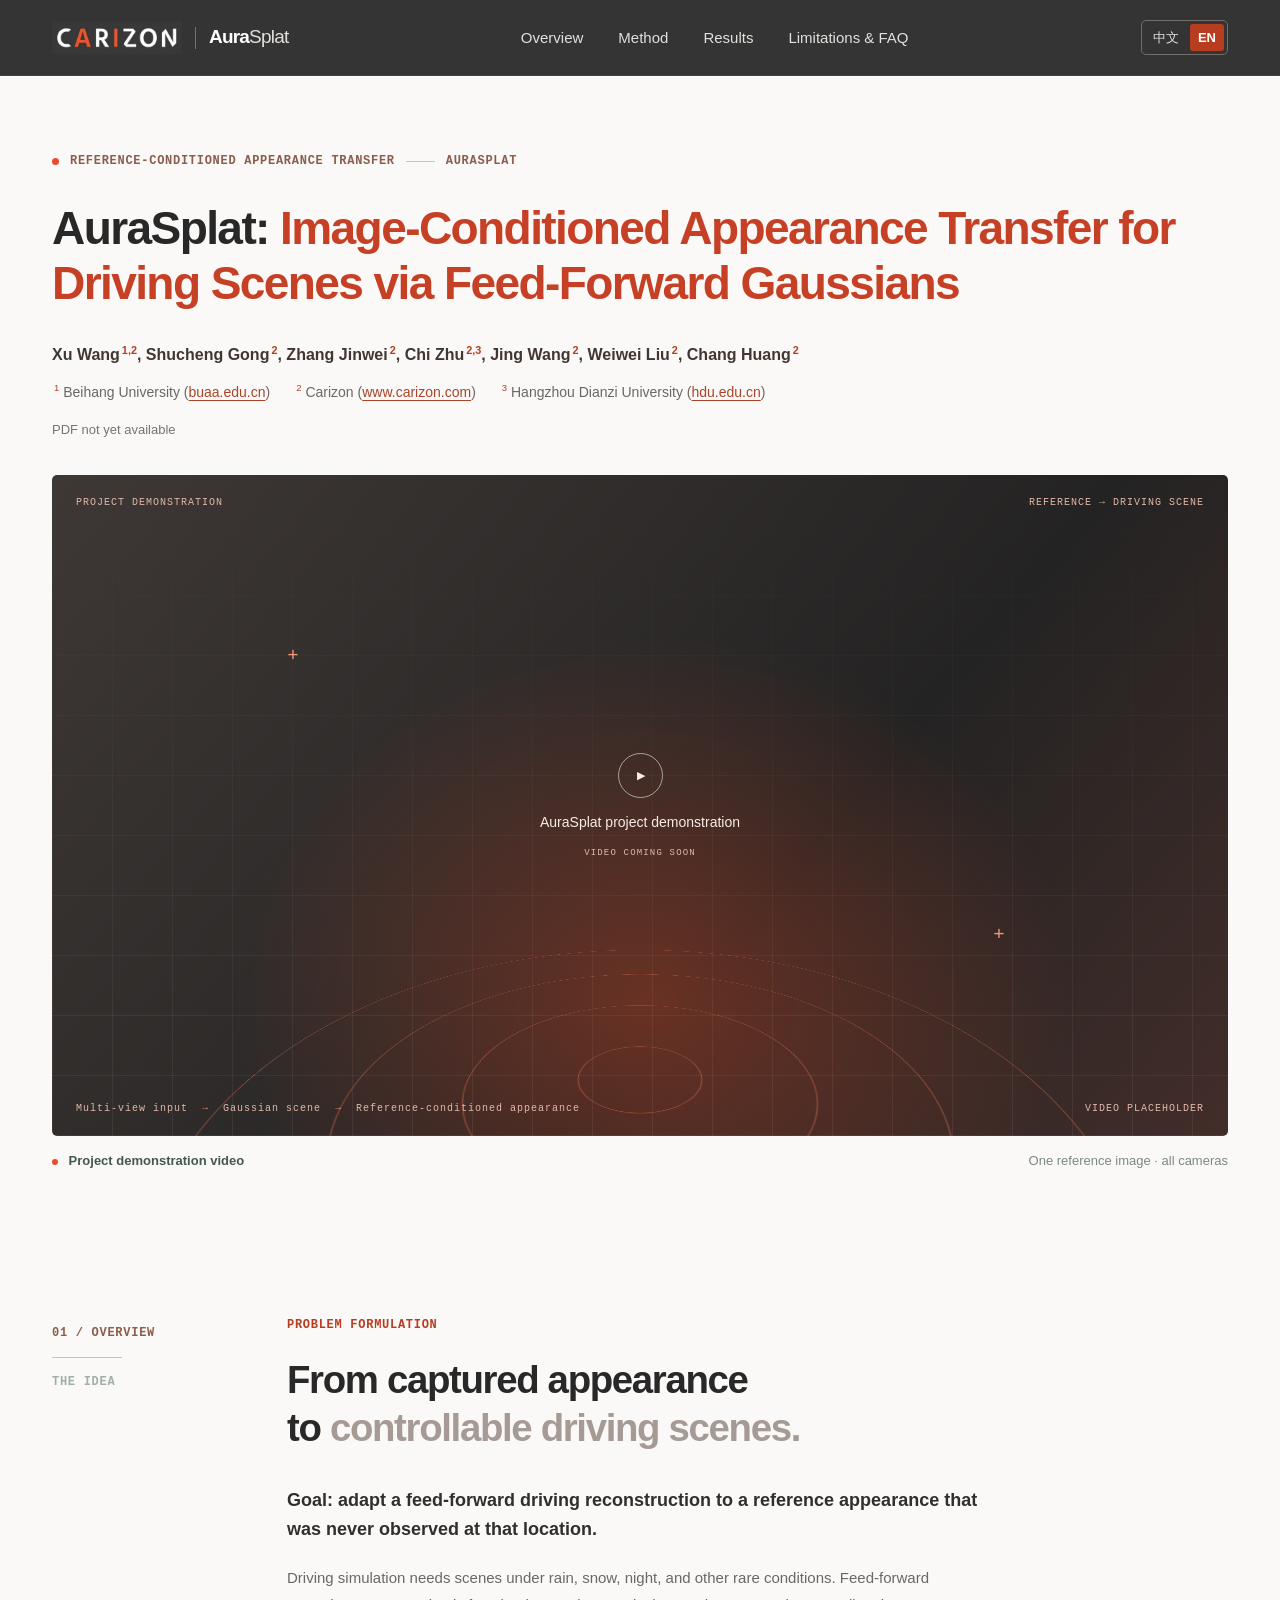
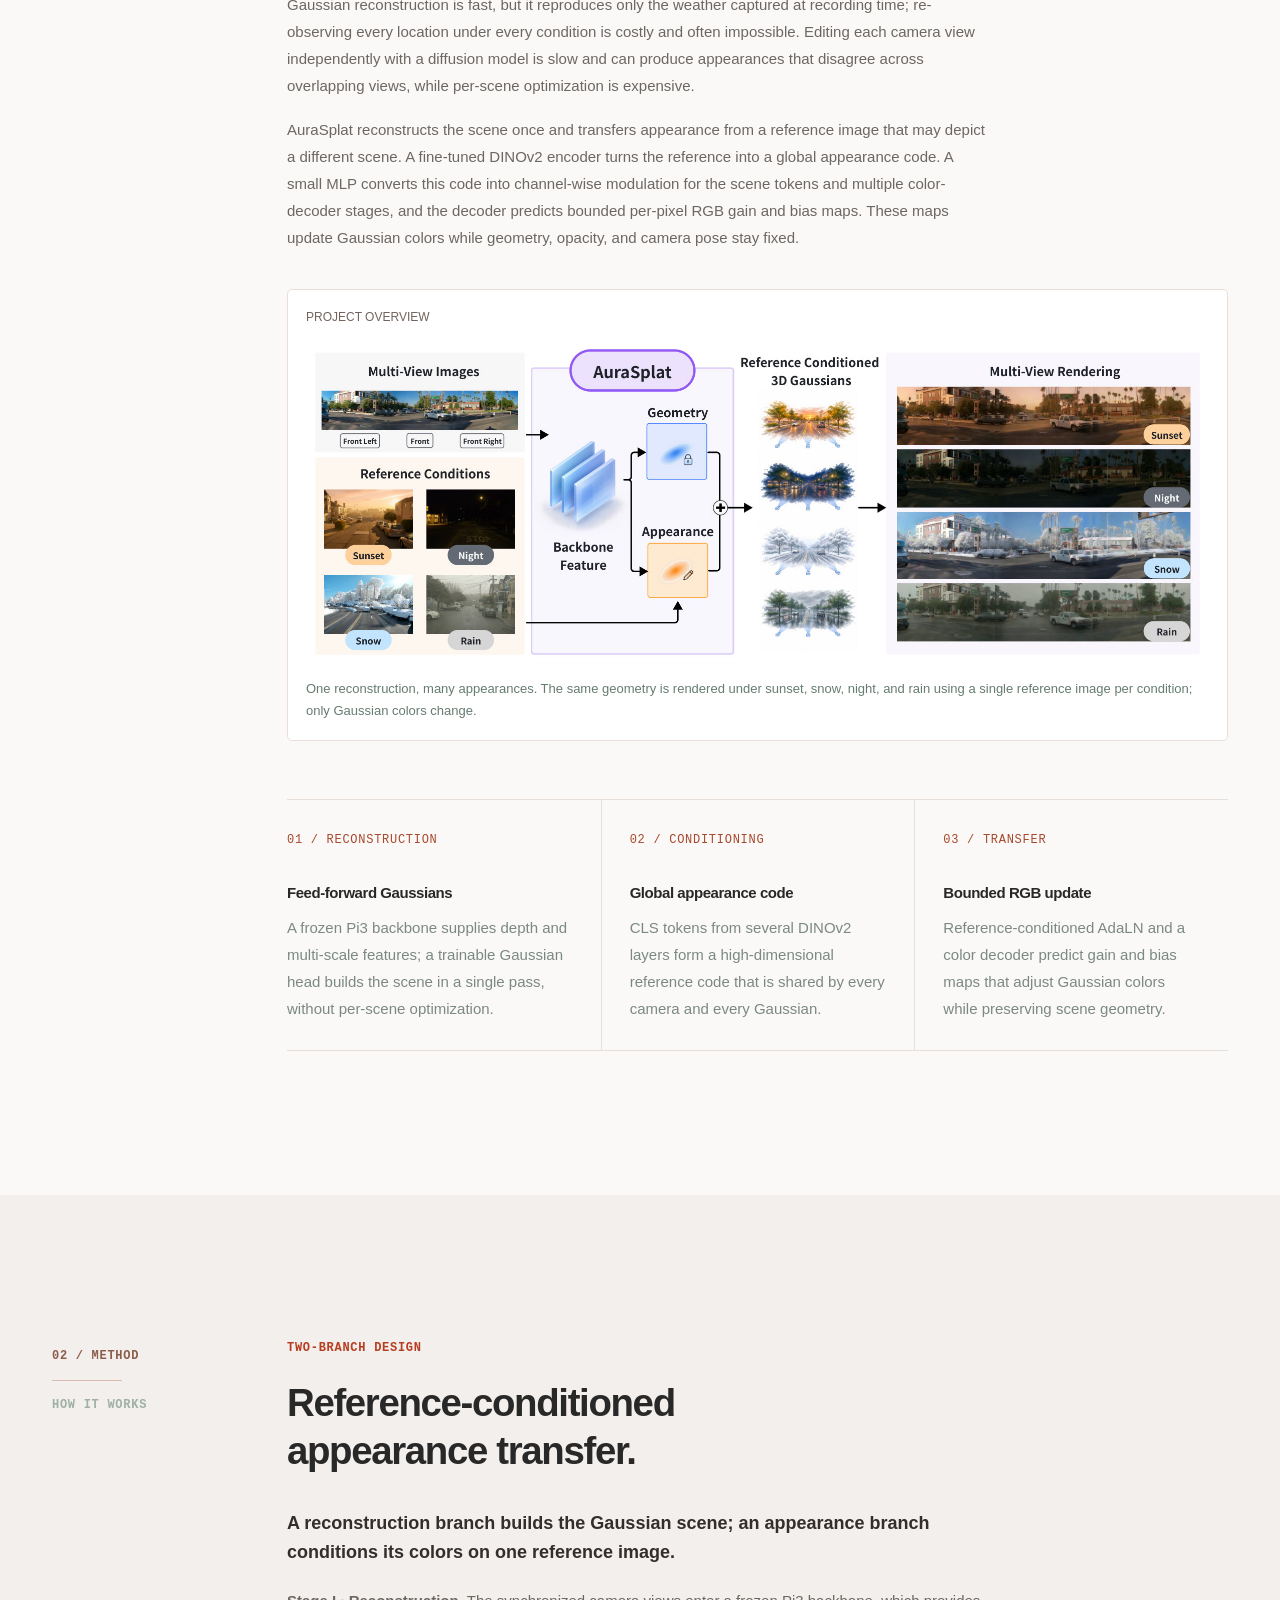
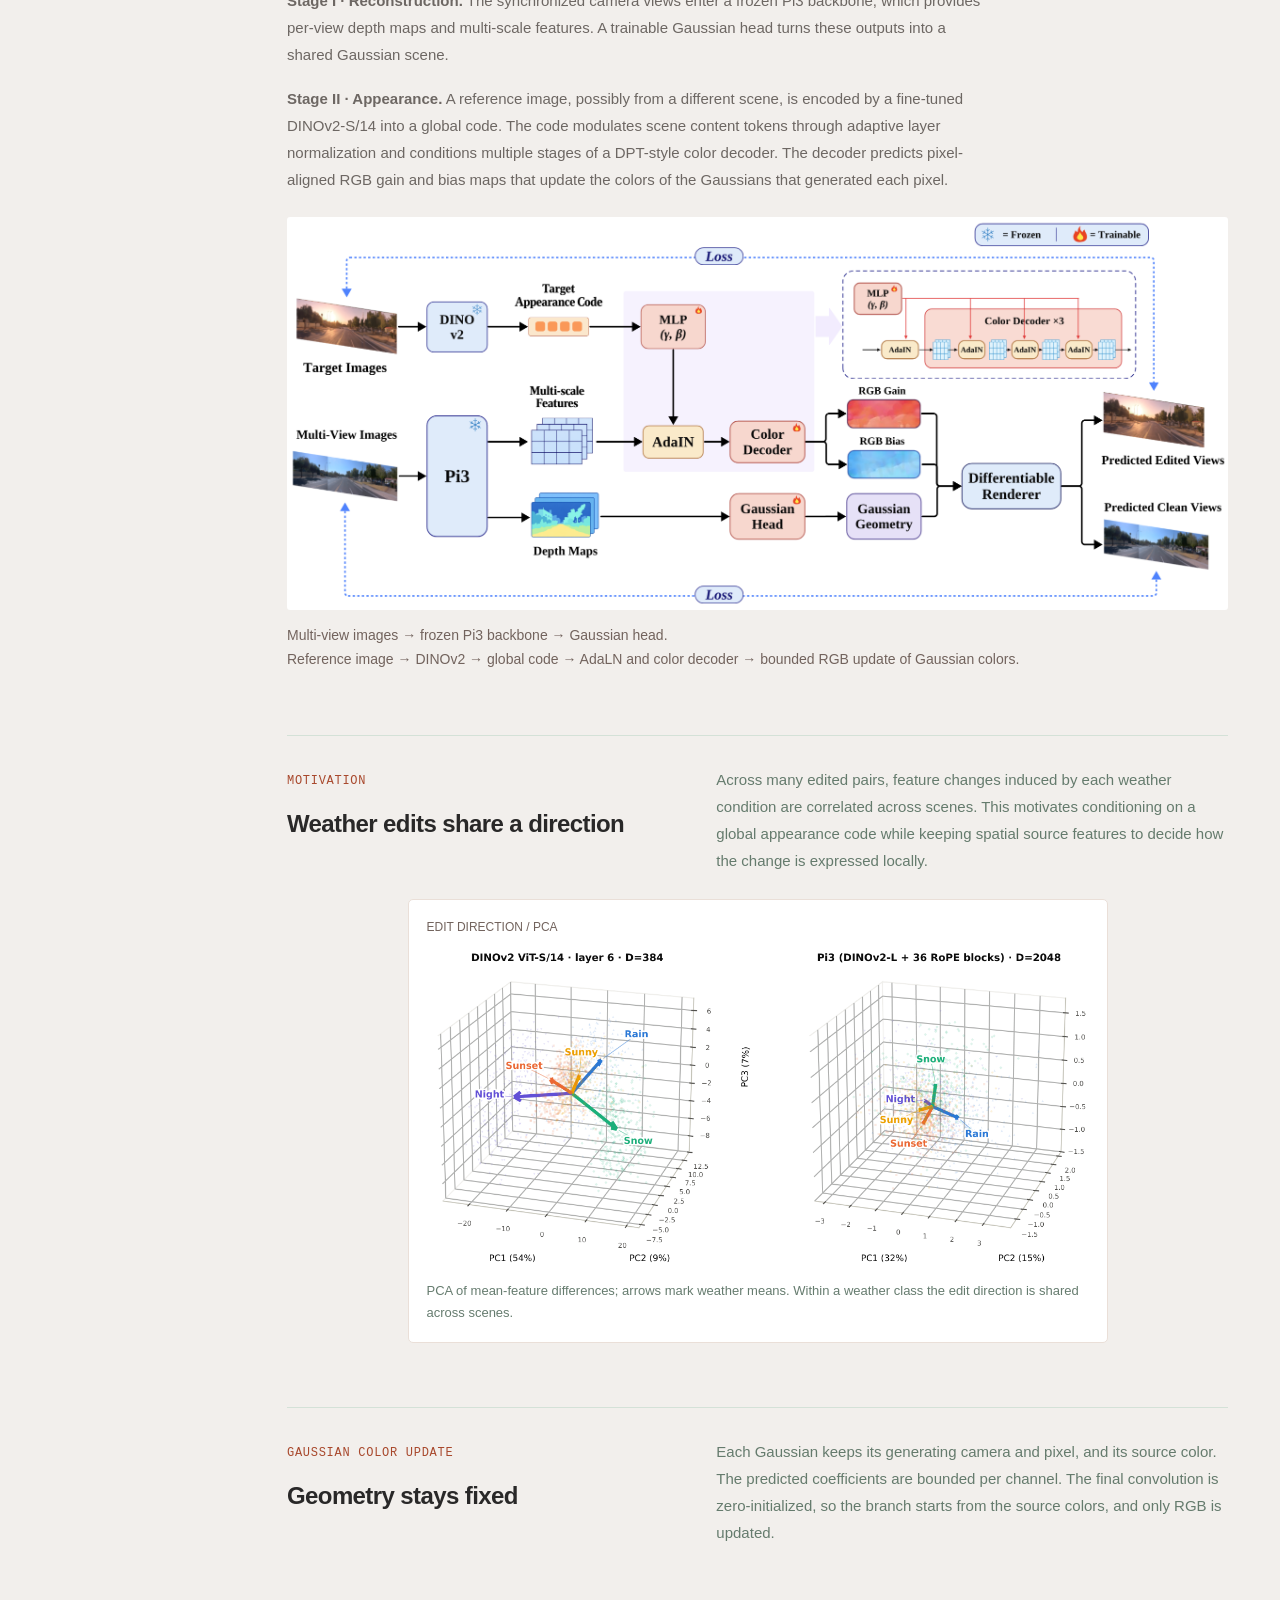
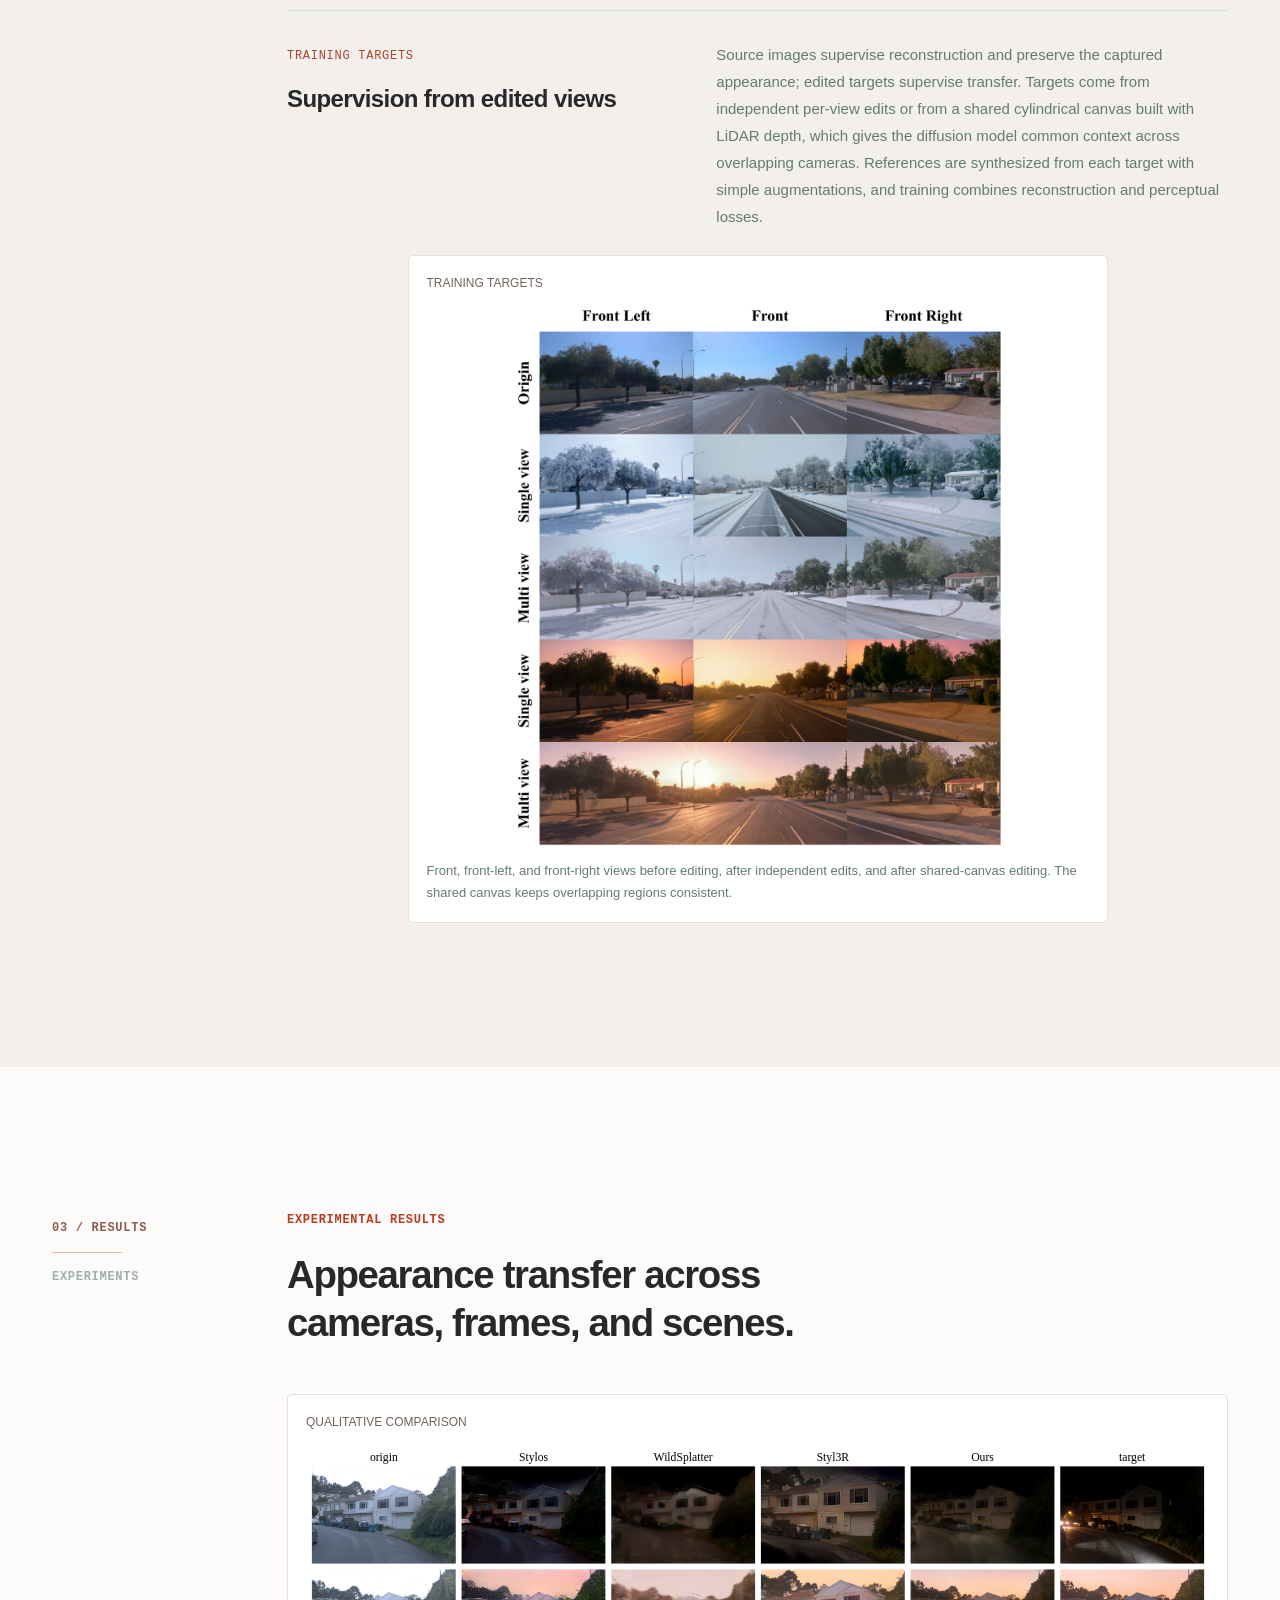
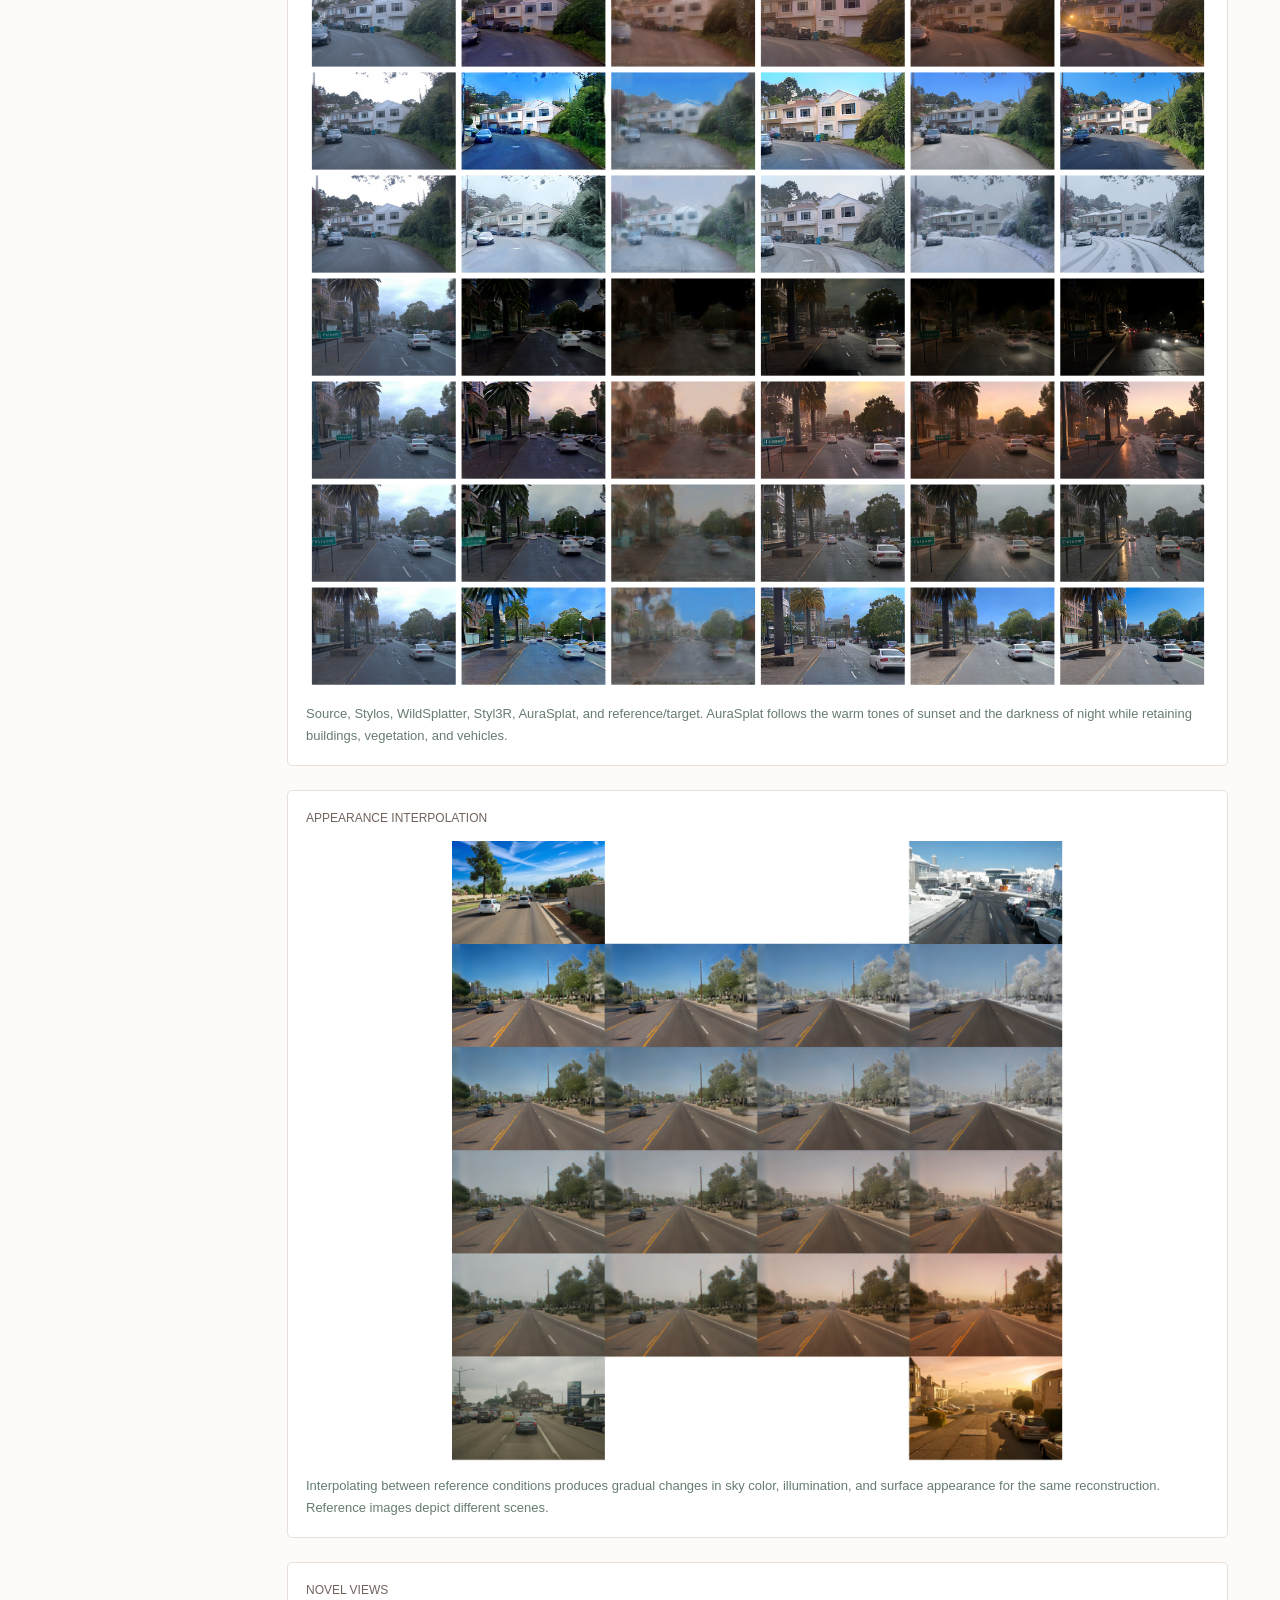
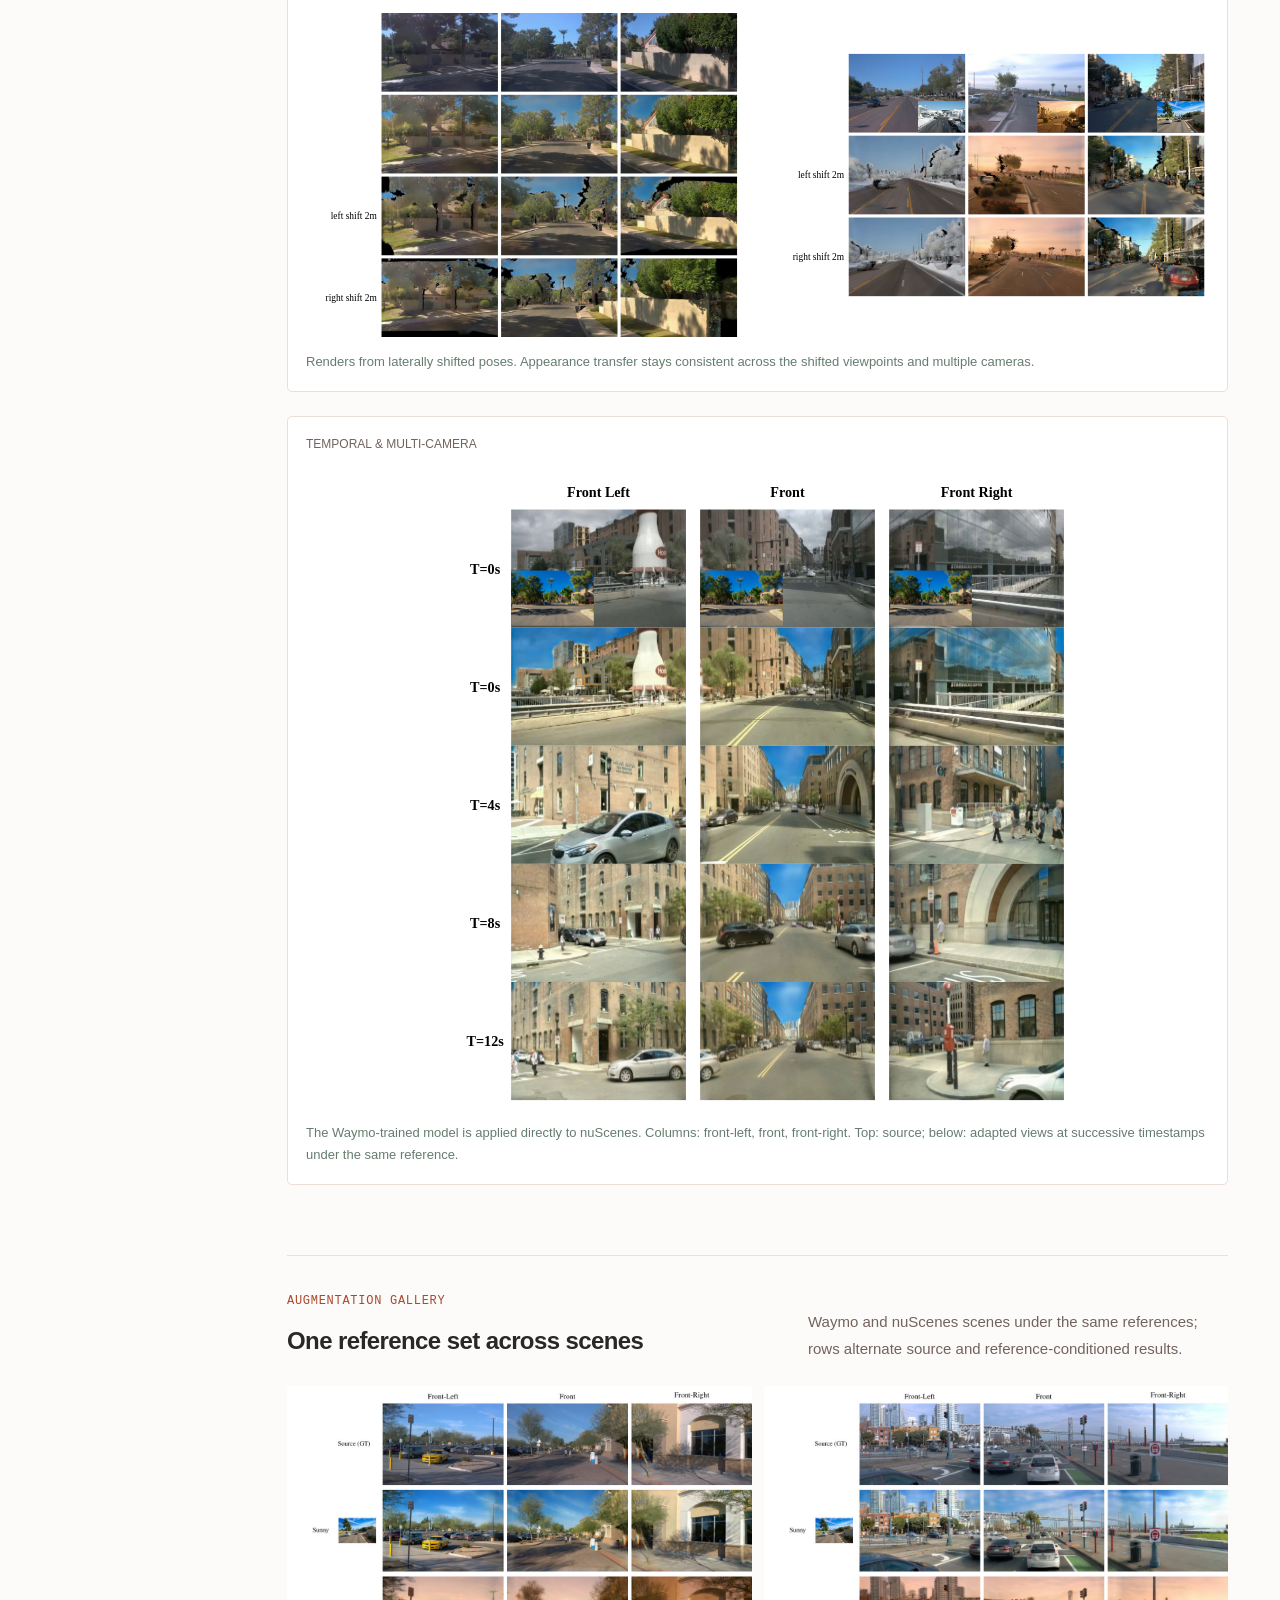
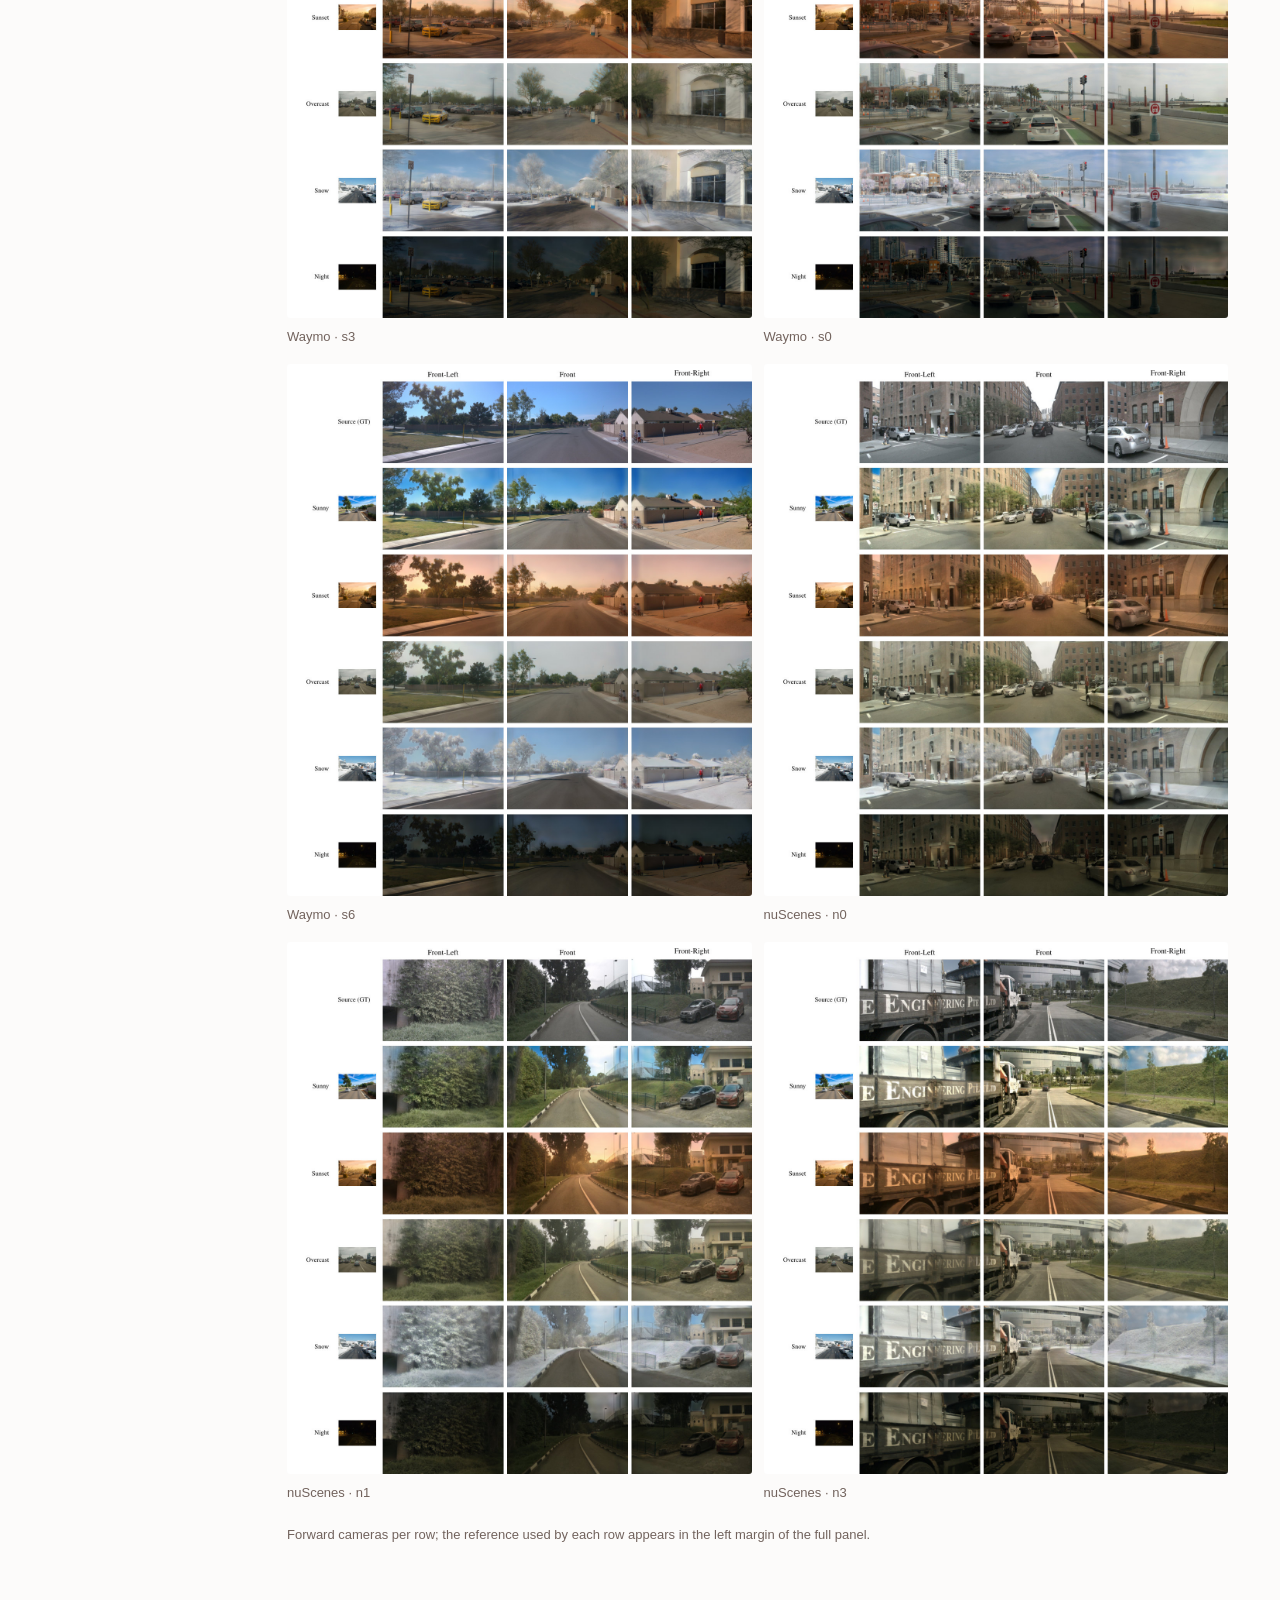
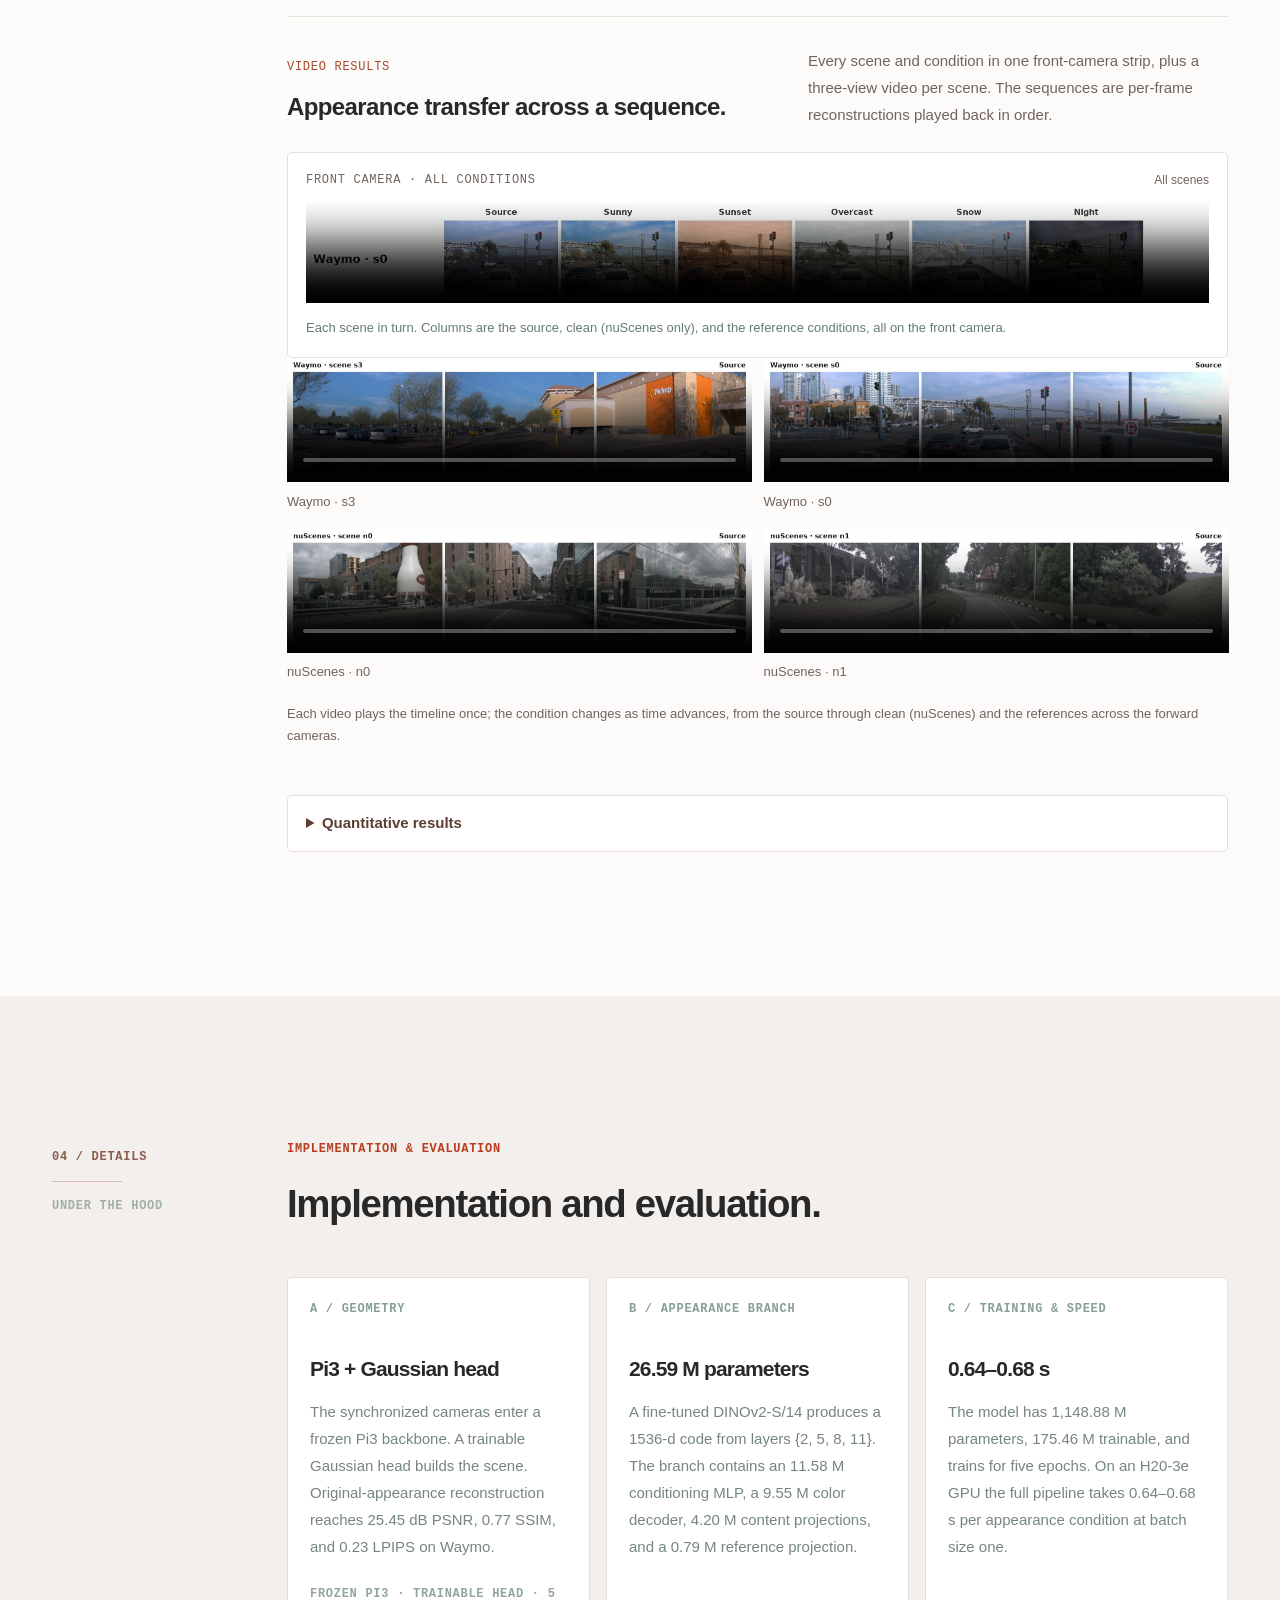
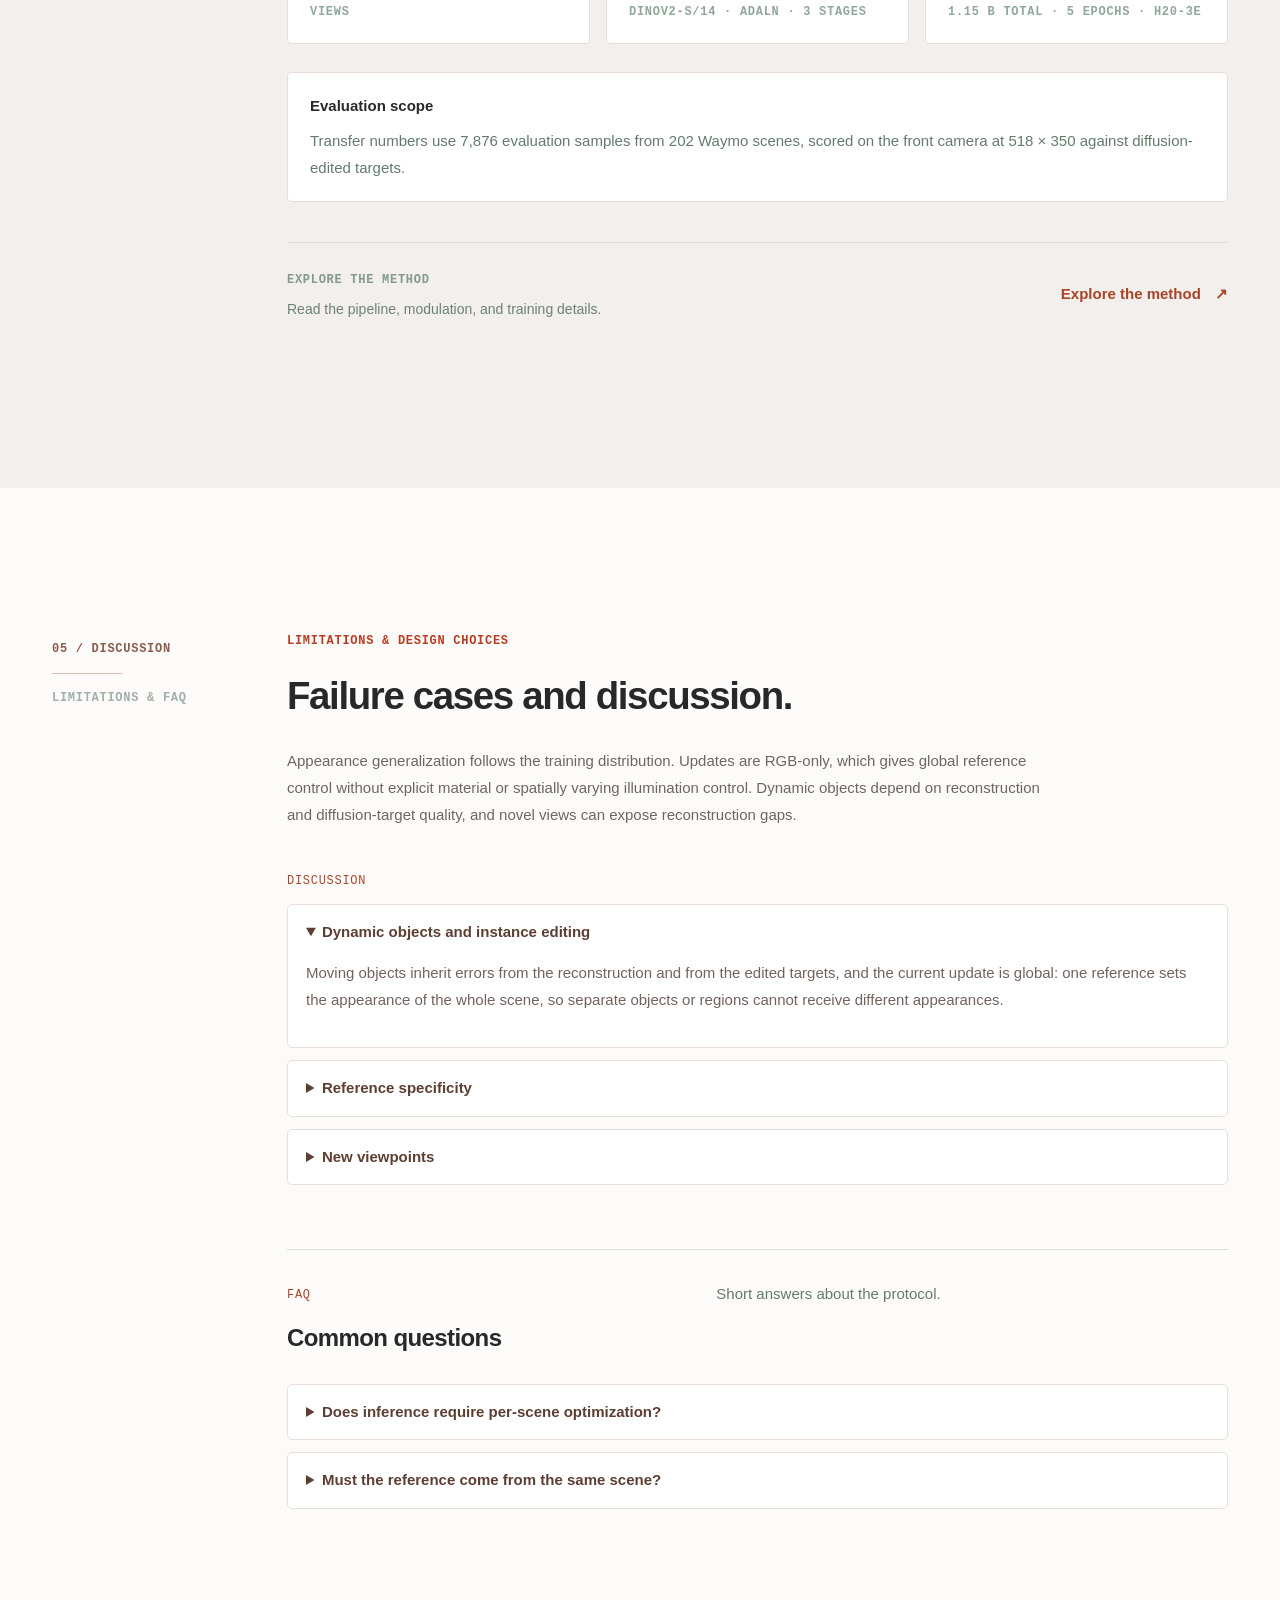
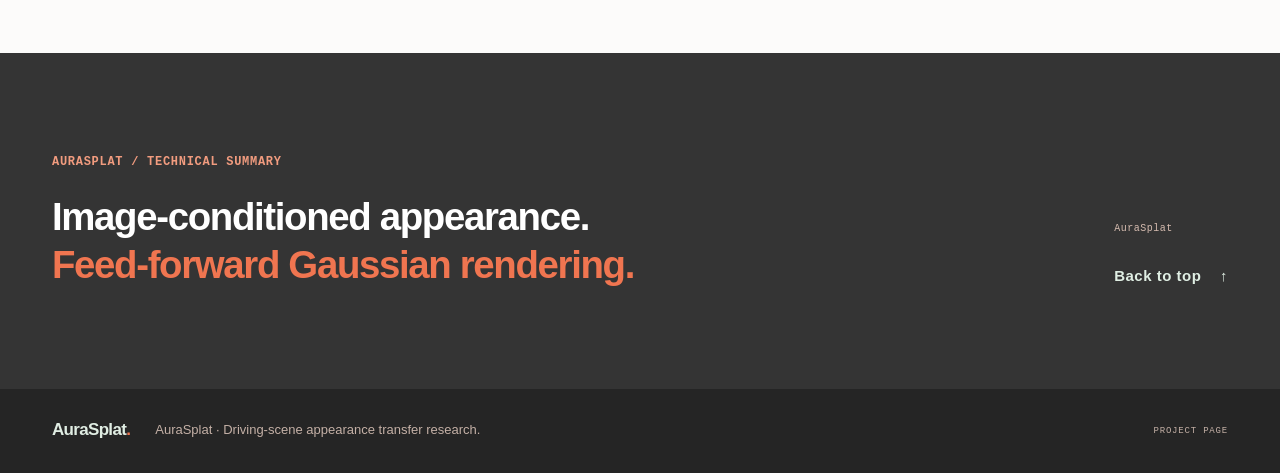
<file: index.html>
<!doctype html>
<html lang="en">
<head>
  <meta charset="utf-8">
  <meta name="viewport" content="width=device-width, initial-scale=1">
  <meta name="description" content="AuraSplat technical overview: image-conditioned appearance transfer for feed-forward Gaussian driving scenes.">
  <meta name="theme-color" content="#343434">
  <meta property="og:title" content="AuraSplat: Image-Conditioned Appearance Transfer for Driving Scenes">
  <meta property="og:description" content="One reference image conditions a feed-forward Gaussian reconstruction across cameras and time.">
  <meta property="og:image" content="https://carizon-gaia.github.io/aurasplat/assets/figures/hero.jpg">
  <title>AuraSplat: Image-Conditioned Appearance Transfer for Driving Scenes</title>
  <link rel="stylesheet" href="./styles.css?v=20261124-aurasplat-layout">
  <script src="./media.js?v=20261124-aurasplat-layout" defer></script>
  <script src="./site.js?v=20261124-aurasplat-layout" defer></script>
</head>
<body>
  <a class="skip-link" href="#main">Skip to content</a>

  <header class="site-header">
    <div class="header-inner wrap">
      <a class="brand" href="#top" aria-label="Carizon · AuraSplat, back to top">
        <img class="brand-logo" src="./logo.jpg.png" width="1448" height="360" alt="Carizon">
        <span class="brand-divider" aria-hidden="true"></span>
        <span>Aura<span class="brand-light">Splat</span></span>
      </a>
      <nav class="desktop-nav" aria-label="Page navigation">
        <a href="#overview">Overview</a><a href="#method">Method</a><a href="#results">Results</a><a href="#limitations">Limitations &amp; FAQ</a>
      </nav>
      <nav class="language-switch" aria-label="Language">
        <a href="./index-zh.html" lang="zh-CN" hreflang="zh-CN">中文</a><a href="./index.html" lang="en" hreflang="en" aria-current="page">EN</a>
      </nav>
    </div>
  </header>

  <main id="main">
    <section class="hero wrap" id="top" aria-labelledby="hero-title">
      <div class="hero-kicker"><span class="status-dot"></span> REFERENCE-CONDITIONED APPEARANCE TRANSFER <span class="kicker-line"></span> AURASPLAT</div>
      <h1 id="hero-title" class="technical-hero-title project-title" lang="en">AuraSplat: <span>Image-Conditioned Appearance Transfer for Driving Scenes via Feed-Forward Gaussians</span></h1>
      <div class="project-credits" aria-label="Authors and affiliations">
        <p class="project-authors" lang="en">Xu Wang<sup>1,2</sup>, Shucheng Gong<sup>2</sup>, Zhang Jinwei<sup>2</sup>, Chi Zhu<sup>2,3</sup>, Jing Wang<sup>2</sup>, Weiwei Liu<sup>2</sup>, Chang Huang<sup>2</sup></p>
        <p class="project-affiliations" lang="en"><span><sup>1</sup> Beihang University (<a href="https://www.buaa.edu.cn/">buaa.edu.cn</a>)</span><span><sup>2</sup> Carizon (<a href="https://www.carizon.com/#/">www.carizon.com</a>)</span><span><sup>3</sup> Hangzhou Dianzi University (<a href="https://www.hdu.edu.cn/">hdu.edu.cn</a>)</span></p>
        <p class="paper-availability">PDF not yet available</p>
      </div>
      <!-- <div class="hero-bottom">
        <div class="hero-description">
          <p class="hero-en">AuraSplat<br>Technical Overview</p>
          <p>Given multi-view driving images and a reference image from an arbitrary scene, AuraSplat reconstructs the scene as 3D Gaussians and transfers the reference appearance to every camera and time step in one feed-forward pass.</p>
        </div>
        <div class="hero-actions"><a class="button button-dark" href="#method">Method <span aria-hidden="true">↗</span></a><a class="button button-outline" href="#results">Results <span aria-hidden="true">↓</span></a></div>
      </div> -->
      <div class="hero-media" data-media-slot="hero" data-media-label="AuraSplat project demonstration video" data-media-aspect="wide">
        <div class="hero-media-inner">
          <div class="hero-grid" aria-hidden="true"></div>
          <div class="hero-rings" aria-hidden="true"><span></span><span></span><span></span><span></span></div>
          <div class="hero-cross hero-cross-one" aria-hidden="true">+</div><div class="hero-cross hero-cross-two" aria-hidden="true">+</div>
          <div class="hero-media-top"><span>PROJECT DEMONSTRATION</span><span>REFERENCE → DRIVING SCENE</span></div>
          <div class="hero-media-center"><span class="play-outline" aria-hidden="true">▶</span><strong>AuraSplat project demonstration</strong><span>VIDEO COMING SOON</span></div>
          <div class="hero-media-bottom"><span>Multi-view input <b>→</b> Gaussian scene <b>→</b> Reference-conditioned appearance</span><span>VIDEO PLACEHOLDER</span></div>
        </div>
      </div>
      <p class="media-caption"><span><span class="caption-dot"></span> Project demonstration video</span><span>One reference image · all cameras</span></p>
    </section>

    <section class="section intro-section" id="overview" aria-labelledby="overview-title">
      <div class="wrap section-layout">
        <div class="section-aside"><span class="section-number">01 / OVERVIEW</span><span class="aside-line"></span><span class="aside-note">THE IDEA</span></div>
        <div class="section-main">
          <p class="eyebrow">PROBLEM FORMULATION</p>
          <h2 id="overview-title">From captured appearance<br>to <span class="text-muted">controllable driving scenes.</span></h2>
          <div class="intro-copy">
            <p class="lead">Goal: adapt a feed-forward driving reconstruction to a reference appearance that was never observed at that location.</p>
            <p>Driving simulation needs scenes under rain, snow, night, and other rare conditions. Feed-forward Gaussian reconstruction is fast, but it reproduces only the weather captured at recording time; re-observing every location under every condition is costly and often impossible. Editing each camera view independently with a diffusion model is slow and can produce appearances that disagree across overlapping views, while per-scene optimization is expensive.</p>
            <p>AuraSplat reconstructs the scene once and transfers appearance from a reference image that may depict a different scene. A fine-tuned DINOv2 encoder turns the reference into a global appearance code. A small MLP converts this code into channel-wise modulation for the scene tokens and multiple color-decoder stages, and the decoder predicts bounded per-pixel RGB gain and bias maps. These maps update Gaussian colors while geometry, opacity, and camera pose stay fixed.</p>
          </div>
          <figure class="source-figure overview-figure">
            <div class="source-figure-heading"><span>PROJECT OVERVIEW</span></div>
            <a href="./assets/figures/overview_teaser.jpg" aria-label="View the original AuraSplat teaser"><img src="./assets/figures/overview_teaser.jpg" width="1800" height="646" loading="lazy" alt="AuraSplat teaser: multi-view images are reconstructed as geometry and appearance; reference images specify sunset, snow, night, and rain appearances for multi-view rendering."></a>
            <figcaption>One reconstruction, many appearances. The same geometry is rendered under sunset, snow, night, and rain using a single reference image per condition; only Gaussian colors change.</figcaption>
          </figure>
          <div class="principles" aria-label="Core techniques">
            <article><span class="principle-index">01 / RECONSTRUCTION</span><h3>Feed-forward Gaussians</h3><p>A frozen Pi3 backbone supplies depth and multi-scale features; a trainable Gaussian head builds the scene in a single pass, without per-scene optimization.</p></article>
            <article><span class="principle-index">02 / CONDITIONING</span><h3>Global appearance code</h3><p>CLS tokens from several DINOv2 layers form a high-dimensional reference code that is shared by every camera and every Gaussian.</p></article>
            <article><span class="principle-index">03 / TRANSFER</span><h3>Bounded RGB update</h3><p>Reference-conditioned AdaLN and a color decoder predict gain and bias maps that adjust Gaussian colors while preserving scene geometry.</p></article>
          </div>
        </div>
      </div>
    </section>

    <section class="section method-section" id="method" aria-labelledby="method-title">
      <div class="wrap section-layout">
        <div class="section-aside"><span class="section-number">02 / METHOD</span><span class="aside-line"></span><span class="aside-note">HOW IT WORKS</span></div>
        <div class="section-main">
          <p class="eyebrow">TWO-BRANCH DESIGN</p>
          <h2 id="method-title">Reference-conditioned<br>appearance transfer.</h2>
          <div class="intro-copy">
            <p class="lead">A reconstruction branch builds the Gaussian scene; an appearance branch conditions its colors on one reference image.</p>
            <p><strong>Stage I · Reconstruction.</strong> The synchronized camera views enter a frozen Pi3 backbone, which provides per-view depth maps and multi-scale features. A trainable Gaussian head turns these outputs into a shared Gaussian scene.</p>
            <p><strong>Stage II · Appearance.</strong> A reference image, possibly from a different scene, is encoded by a fine-tuned DINOv2-S/14 into a global code. The code modulates scene content tokens through adaptive layer normalization and conditions multiple stages of a DPT-style color decoder. The decoder predicts pixel-aligned RGB gain and bias maps that update the colors of the Gaussians that generated each pixel.</p>
          </div>
          <figure class="pipeline-figure">
            <a href="./assets/figures/pipeline.png" aria-label="View the original AuraSplat pipeline"><img src="./assets/figures/pipeline.png" width="2000" height="835" loading="lazy" alt="AuraSplat pipeline: multi-view images pass through a frozen Pi3 backbone and a Gaussian head; a reference image is encoded by DINOv2 into a global appearance code that modulates content tokens and multiple color-decoder stages, predicting RGB gain and bias for Gaussian colors."></a>
            <figcaption>Multi-view images → frozen Pi3 backbone → Gaussian head.<br>Reference image → DINOv2 → global code → AdaLN and color decoder → bounded RGB update of Gaussian colors.</figcaption>
          </figure>

          <div class="technical-section">
            <div class="technical-section-header"><div><span class="tech-kicker">MOTIVATION</span><h3>Weather edits share a direction</h3></div><p>Across many edited pairs, feature changes induced by each weather condition are correlated across scenes. This motivates conditioning on a global appearance code while keeping spatial source features to decide how the change is expressed locally.</p></div>
            <figure class="source-figure compact-figure">
              <div class="source-figure-heading"><span>EDIT DIRECTION / PCA</span></div>
              <a href="./assets/figures/pca.png" aria-label="View the original PCA plot of feature changes"><img src="./assets/figures/pca.png" width="1200" height="572" loading="lazy" alt="PCA of mean feature differences, with arrows showing weather means."></a>
              <figcaption>PCA of mean-feature differences; arrows mark weather means. Within a weather class the edit direction is shared across scenes.</figcaption>
            </figure>
          </div>

          

          <div class="technical-section">
            <div class="technical-section-header"><div><span class="tech-kicker">GAUSSIAN COLOR UPDATE</span><h3>Geometry stays fixed</h3></div><p>Each Gaussian keeps its generating camera and pixel, and its source color. The predicted coefficients are bounded per channel. The final convolution is zero-initialized, so the branch starts from the source colors, and only RGB is updated.</p></div>
          </div>

          <div class="technical-section">
            <div class="technical-section-header"><div><span class="tech-kicker">TRAINING TARGETS</span><h3>Supervision from edited views</h3></div><p>Source images supervise reconstruction and preserve the captured appearance; edited targets supervise transfer. Targets come from independent per-view edits or from a shared cylindrical canvas built with LiDAR depth, which gives the diffusion model common context across overlapping cameras. References are synthesized from each target with simple augmentations, and training combines reconstruction and perceptual losses.</p></div>
            <figure class="source-figure compact-figure">
              <div class="source-figure-heading"><span>TRAINING TARGETS</span></div>
              <a href="./assets/figures/aug_compare.jpg" aria-label="View the original training-target comparison"><img src="./assets/figures/aug_compare.jpg" width="1200" height="1328" loading="lazy" alt="Front, front-left and front-right views before editing, after independent per-view editing, and after shared-canvas editing."></a>
              <figcaption>Front, front-left, and front-right views before editing, after independent edits, and after shared-canvas editing. The shared canvas keeps overlapping regions consistent.</figcaption>
            </figure>
          </div>
        </div>
      </div>
    </section>

    <section class="section results-section" id="results" aria-labelledby="results-title">
      <div class="wrap section-layout">
        <div class="section-aside"><span class="section-number">03 / RESULTS</span><span class="aside-line"></span><span class="aside-note">EXPERIMENTS</span></div>
        <div class="section-main">
          <div class="section-heading-row results-heading"><div><p class="eyebrow">EXPERIMENTAL RESULTS</p><h2 id="results-title">Appearance transfer across<br>cameras, frames, and scenes.</h2></div></div>

          

          

          

          
<figure class="source-figure result-figure">
            <div class="source-figure-heading"><span>QUALITATIVE COMPARISON</span></div>
                        <svg class="drawio-svg" role="img" aria-label="qualitative" viewBox="0 0 926.00 868.00" style="max-width:900px">
  <text x="78.00" y="13.00" text-anchor="middle" dominant-baseline="central" font-family="Times New Roman, DejaVu Serif, serif" font-size="12">origin</text>
  <text x="232.00" y="13.00" text-anchor="middle" dominant-baseline="central" font-family="Times New Roman, DejaVu Serif, serif" font-size="12">Stylos</text>
  <text x="386.00" y="13.00" text-anchor="middle" dominant-baseline="central" font-family="Times New Roman, DejaVu Serif, serif" font-size="12">WildSplatter</text>
  <text x="540.00" y="13.00" text-anchor="middle" dominant-baseline="central" font-family="Times New Roman, DejaVu Serif, serif" font-size="12">Styl3R</text>
  <text x="694.00" y="13.00" text-anchor="middle" dominant-baseline="central" font-family="Times New Roman, DejaVu Serif, serif" font-size="12">Ours</text>
  <text x="848.00" y="13.00" text-anchor="middle" dominant-baseline="central" font-family="Times New Roman, DejaVu Serif, serif" font-size="12">target</text>
  <image x="4.00" y="22.00" width="148.00" height="100.00" href="assets/figures/drawio/qualitative/ca930595bcfe.jpg" preserveAspectRatio="xMidYMid slice"/>
  <image x="158.00" y="22.00" width="148.00" height="100.00" href="assets/figures/drawio/qualitative/fd57c990c035.jpg" preserveAspectRatio="xMidYMid slice"/>
  <image x="312.00" y="22.00" width="148.00" height="100.00" href="assets/figures/drawio/qualitative/2e4411192b01.jpg" preserveAspectRatio="xMidYMid slice"/>
  <image x="466.00" y="22.00" width="148.00" height="100.00" href="assets/figures/drawio/qualitative/9fb606daf0b7.jpg" preserveAspectRatio="xMidYMid slice"/>
  <image x="620.00" y="22.00" width="148.00" height="100.00" href="assets/figures/drawio/qualitative/0f558deb784e.jpg" preserveAspectRatio="xMidYMid slice"/>
  <image x="774.00" y="22.00" width="148.00" height="100.00" href="assets/figures/drawio/qualitative/910b90659ab3.jpg" preserveAspectRatio="xMidYMid slice"/>
  <image x="4.00" y="128.00" width="148.00" height="100.00" href="assets/figures/drawio/qualitative/641d025c9c63.jpg" preserveAspectRatio="xMidYMid slice"/>
  <image x="158.00" y="128.00" width="148.00" height="100.00" href="assets/figures/drawio/qualitative/acf90cf30546.jpg" preserveAspectRatio="xMidYMid slice"/>
  <image x="312.00" y="128.00" width="148.00" height="100.00" href="assets/figures/drawio/qualitative/b8556f8f9a87.jpg" preserveAspectRatio="xMidYMid slice"/>
  <image x="466.00" y="128.00" width="148.00" height="100.00" href="assets/figures/drawio/qualitative/b9f4c7627097.jpg" preserveAspectRatio="xMidYMid slice"/>
  <image x="620.00" y="128.00" width="148.00" height="100.00" href="assets/figures/drawio/qualitative/4eaca80e9595.jpg" preserveAspectRatio="xMidYMid slice"/>
  <image x="774.00" y="128.00" width="148.00" height="100.00" href="assets/figures/drawio/qualitative/d6700d4d3a73.jpg" preserveAspectRatio="xMidYMid slice"/>
  <image x="4.00" y="234.00" width="148.00" height="100.00" href="assets/figures/drawio/qualitative/4edf2b167a6d.jpg" preserveAspectRatio="xMidYMid slice"/>
  <image x="158.00" y="234.00" width="148.00" height="100.00" href="assets/figures/drawio/qualitative/3db09b629d2b.jpg" preserveAspectRatio="xMidYMid slice"/>
  <image x="312.00" y="234.00" width="148.00" height="100.00" href="assets/figures/drawio/qualitative/73b1e354d81f.jpg" preserveAspectRatio="xMidYMid slice"/>
  <image x="466.00" y="234.00" width="148.00" height="100.00" href="assets/figures/drawio/qualitative/cbb1320a24f3.jpg" preserveAspectRatio="xMidYMid slice"/>
  <image x="620.00" y="234.00" width="148.00" height="100.00" href="assets/figures/drawio/qualitative/4716876f2aa8.jpg" preserveAspectRatio="xMidYMid slice"/>
  <image x="774.00" y="234.00" width="148.00" height="100.00" href="assets/figures/drawio/qualitative/6cbe3dbd309c.jpg" preserveAspectRatio="xMidYMid slice"/>
  <image x="4.00" y="340.00" width="148.00" height="100.00" href="assets/figures/drawio/qualitative/6e2b293f9c24.jpg" preserveAspectRatio="xMidYMid slice"/>
  <image x="158.00" y="340.00" width="148.00" height="100.00" href="assets/figures/drawio/qualitative/d788d573941a.jpg" preserveAspectRatio="xMidYMid slice"/>
  <image x="312.00" y="340.00" width="148.00" height="100.00" href="assets/figures/drawio/qualitative/c889efde8af6.jpg" preserveAspectRatio="xMidYMid slice"/>
  <image x="466.00" y="340.00" width="148.00" height="100.00" href="assets/figures/drawio/qualitative/eb6d4a7a25a8.jpg" preserveAspectRatio="xMidYMid slice"/>
  <image x="620.00" y="340.00" width="148.00" height="100.00" href="assets/figures/drawio/qualitative/2614d062053e.jpg" preserveAspectRatio="xMidYMid slice"/>
  <image x="774.00" y="340.00" width="148.00" height="100.00" href="assets/figures/drawio/qualitative/87dd0ad5359e.jpg" preserveAspectRatio="xMidYMid slice"/>
  <image x="4.00" y="446.00" width="148.00" height="100.00" href="assets/figures/drawio/qualitative/5a33fb66cea6.jpg" preserveAspectRatio="xMidYMid slice"/>
  <image x="158.00" y="446.00" width="148.00" height="100.00" href="assets/figures/drawio/qualitative/06fbc4b73bff.jpg" preserveAspectRatio="xMidYMid slice"/>
  <image x="312.00" y="446.00" width="148.00" height="100.00" href="assets/figures/drawio/qualitative/88ccba50b0fe.jpg" preserveAspectRatio="xMidYMid slice"/>
  <image x="466.00" y="446.00" width="148.00" height="100.00" href="assets/figures/drawio/qualitative/471dd88b4195.jpg" preserveAspectRatio="xMidYMid slice"/>
  <image x="620.00" y="446.00" width="148.00" height="100.00" href="assets/figures/drawio/qualitative/61d842434bf3.jpg" preserveAspectRatio="xMidYMid slice"/>
  <image x="774.00" y="446.00" width="148.00" height="100.00" href="assets/figures/drawio/qualitative/d80cbbc4e4a3.jpg" preserveAspectRatio="xMidYMid slice"/>
  <image x="4.00" y="552.00" width="148.00" height="100.00" href="assets/figures/drawio/qualitative/e581e0a37652.jpg" preserveAspectRatio="xMidYMid slice"/>
  <image x="158.00" y="552.00" width="148.00" height="100.00" href="assets/figures/drawio/qualitative/f386e263002e.jpg" preserveAspectRatio="xMidYMid slice"/>
  <image x="312.00" y="552.00" width="148.00" height="100.00" href="assets/figures/drawio/qualitative/b6c3f21f1c92.jpg" preserveAspectRatio="xMidYMid slice"/>
  <image x="466.00" y="552.00" width="148.00" height="100.00" href="assets/figures/drawio/qualitative/c0faf8ce5188.jpg" preserveAspectRatio="xMidYMid slice"/>
  <image x="620.00" y="552.00" width="148.00" height="100.00" href="assets/figures/drawio/qualitative/d90cb3a81331.jpg" preserveAspectRatio="xMidYMid slice"/>
  <image x="774.00" y="552.00" width="148.00" height="100.00" href="assets/figures/drawio/qualitative/0bb03e0dfe8c.jpg" preserveAspectRatio="xMidYMid slice"/>
  <image x="4.00" y="658.00" width="148.00" height="100.00" href="assets/figures/drawio/qualitative/8a184deb3022.jpg" preserveAspectRatio="xMidYMid slice"/>
  <image x="158.00" y="658.00" width="148.00" height="100.00" href="assets/figures/drawio/qualitative/9b67ec0e2106.jpg" preserveAspectRatio="xMidYMid slice"/>
  <image x="312.00" y="658.00" width="148.00" height="100.00" href="assets/figures/drawio/qualitative/651538c2d5e8.jpg" preserveAspectRatio="xMidYMid slice"/>
  <image x="466.00" y="658.00" width="148.00" height="100.00" href="assets/figures/drawio/qualitative/98dc211dc633.jpg" preserveAspectRatio="xMidYMid slice"/>
  <image x="620.00" y="658.00" width="148.00" height="100.00" href="assets/figures/drawio/qualitative/40f3b0a2e1f9.jpg" preserveAspectRatio="xMidYMid slice"/>
  <image x="774.00" y="658.00" width="148.00" height="100.00" href="assets/figures/drawio/qualitative/6378c6cc5ec9.jpg" preserveAspectRatio="xMidYMid slice"/>
  <image x="4.00" y="764.00" width="148.00" height="100.00" href="assets/figures/drawio/qualitative/7ba8dd979805.jpg" preserveAspectRatio="xMidYMid slice"/>
  <image x="158.00" y="764.00" width="148.00" height="100.00" href="assets/figures/drawio/qualitative/2b089dcda318.jpg" preserveAspectRatio="xMidYMid slice"/>
  <image x="312.00" y="764.00" width="148.00" height="100.00" href="assets/figures/drawio/qualitative/b8af2a820507.jpg" preserveAspectRatio="xMidYMid slice"/>
  <image x="466.00" y="764.00" width="148.00" height="100.00" href="assets/figures/drawio/qualitative/c459a59529f0.jpg" preserveAspectRatio="xMidYMid slice"/>
  <image x="620.00" y="764.00" width="148.00" height="100.00" href="assets/figures/drawio/qualitative/8d72561e499d.jpg" preserveAspectRatio="xMidYMid slice"/>
  <image x="774.00" y="764.00" width="148.00" height="100.00" href="assets/figures/drawio/qualitative/5725e06abd35.jpg" preserveAspectRatio="xMidYMid slice"/>
</svg>
            <figcaption>Source, Stylos, WildSplatter, Styl3R, AuraSplat, and reference/target. AuraSplat follows the warm tones of sunset and the darkness of night while retaining buildings, vegetation, and vehicles.</figcaption>
          </figure>

          

          <figure class="source-figure result-figure">
            <div class="source-figure-heading"><span>APPEARANCE INTERPOLATION</span></div>
            <a href="./assets/figures/interpolation.jpg" aria-label="View the original appearance-interpolation figure"><img src="./assets/figures/interpolation.jpg" width="1600" height="1623" loading="lazy" alt="Interpolating between sunny, snowy, overcast and sunset references produces gradual changes in sky color and illumination for one reconstructed scene."></a>
            <figcaption>Interpolating between reference conditions produces gradual changes in sky color, illumination, and surface appearance for the same reconstruction. Reference images depict different scenes.</figcaption>
          </figure>
<figure class="source-figure result-figure">
            <div class="source-figure-heading"><span>NOVEL VIEWS</span></div>
                        <svg class="drawio-svg" role="img" aria-label="novel view" viewBox="0 0 1148.00 412.00" style="max-width:1000px">
  <image x="248.00" y="0.00" width="148.00" height="100.00" href="assets/figures/drawio/novel_view/c84ad3360ea3.jpg" preserveAspectRatio="xMidYMid meet"/>
  <image x="400.00" y="0.00" width="148.00" height="100.00" href="assets/figures/drawio/novel_view/cf2220b61f05.jpg" preserveAspectRatio="xMidYMid meet"/>
  <image x="96.00" y="0.00" width="148.00" height="100.00" href="assets/figures/drawio/novel_view/e0c1769da8f3.jpg" preserveAspectRatio="xMidYMid meet"/>
  <image x="248.00" y="104.00" width="148.00" height="100.00" href="assets/figures/drawio/novel_view/b1743de4cf50.jpg" preserveAspectRatio="xMidYMid meet"/>
  <image x="96.00" y="104.00" width="148.00" height="100.00" href="assets/figures/drawio/novel_view/d2f07fbf3e5c.jpg" preserveAspectRatio="xMidYMid meet"/>
  <image x="400.00" y="104.00" width="148.00" height="100.00" href="assets/figures/drawio/novel_view/d83d40e9e2c6.jpg" preserveAspectRatio="xMidYMid meet"/>
  <image x="96.00" y="208.00" width="148.00" height="100.00" href="assets/figures/drawio/novel_view/a32caa4ad03a.jpg" preserveAspectRatio="xMidYMid meet"/>
  <image x="96.00" y="312.00" width="148.00" height="100.00" href="assets/figures/drawio/novel_view/b4c71f59f5e0.jpg" preserveAspectRatio="xMidYMid meet"/>
  <image x="248.00" y="208.00" width="148.00" height="100.00" href="assets/figures/drawio/novel_view/1d0058e10aa5.jpg" preserveAspectRatio="xMidYMid meet"/>
  <image x="248.00" y="312.00" width="148.00" height="100.00" href="assets/figures/drawio/novel_view/f2163cc59770.jpg" preserveAspectRatio="xMidYMid meet"/>
  <image x="400.00" y="208.00" width="148.00" height="100.00" href="assets/figures/drawio/novel_view/f74bc1023d01.jpg" preserveAspectRatio="xMidYMid meet"/>
  <image x="400.00" y="312.00" width="148.00" height="100.00" href="assets/figures/drawio/novel_view/476e22b4a577.jpg" preserveAspectRatio="xMidYMid meet"/>
  <text x="90.00" y="258.00" text-anchor="end" dominant-baseline="central" font-family="Times New Roman, DejaVu Serif, serif" font-size="12">left shift 2m</text>
  <text x="90.00" y="362.00" text-anchor="end" dominant-baseline="central" font-family="Times New Roman, DejaVu Serif, serif" font-size="12">right shift 2m</text>
  <image x="690.00" y="52.00" width="148.00" height="100.00" href="assets/figures/drawio/novel_view/882be68a71a5.jpg" preserveAspectRatio="xMidYMid meet"/>
  <image x="690.00" y="156.00" width="148.00" height="100.00" href="assets/figures/drawio/novel_view/bdc24e59592a.jpg" preserveAspectRatio="xMidYMid meet"/>
  <image x="690.00" y="260.00" width="148.00" height="100.00" href="assets/figures/drawio/novel_view/399202dc9837.jpg" preserveAspectRatio="xMidYMid meet"/>
  <image x="778.00" y="112.00" width="60.00" height="40.00" href="assets/figures/drawio/novel_view/5d88e385f9ef.jpg" preserveAspectRatio="xMidYMid meet"/>
  <image x="842.00" y="52.00" width="148.00" height="100.00" href="assets/figures/drawio/novel_view/b8fed2f950be.jpg" preserveAspectRatio="xMidYMid meet"/>
  <image x="842.00" y="260.00" width="148.00" height="100.00" href="assets/figures/drawio/novel_view/62c174458535.jpg" preserveAspectRatio="xMidYMid meet"/>
  <image x="842.00" y="156.00" width="148.00" height="100.00" href="assets/figures/drawio/novel_view/48a39a602572.jpg" preserveAspectRatio="xMidYMid meet"/>
  <image x="930.00" y="112.00" width="60.00" height="40.00" href="assets/figures/drawio/novel_view/8b3c724f267d.jpg" preserveAspectRatio="xMidYMid meet"/>
  <image x="994.00" y="52.00" width="148.00" height="100.00" href="assets/figures/drawio/novel_view/8c8a5544cf9c.jpg" preserveAspectRatio="xMidYMid meet"/>
  <image x="994.00" y="156.00" width="148.00" height="100.00" href="assets/figures/drawio/novel_view/3d2e27d0e931.jpg" preserveAspectRatio="xMidYMid meet"/>
  <image x="994.00" y="260.00" width="148.00" height="100.00" href="assets/figures/drawio/novel_view/50341dd3757c.jpg" preserveAspectRatio="xMidYMid meet"/>
  <image x="1082.00" y="112.00" width="60.00" height="40.00" href="assets/figures/drawio/novel_view/fce0b1dd2bf1.jpg" preserveAspectRatio="xMidYMid meet"/>
  <text x="684.00" y="206.00" text-anchor="end" dominant-baseline="central" font-family="Times New Roman, DejaVu Serif, serif" font-size="12">left shift 2m</text>
  <text x="684.00" y="310.00" text-anchor="end" dominant-baseline="central" font-family="Times New Roman, DejaVu Serif, serif" font-size="12">right shift 2m</text>
</svg>
            <figcaption>Renders from laterally shifted poses. Appearance transfer stays consistent across the shifted viewpoints and multiple cameras.</figcaption>
          </figure>
<figure class="source-figure result-figure">
            <div class="source-figure-heading"><span>TEMPORAL &amp; MULTI-CAMERA</span></div>
                        <svg class="drawio-svg" role="img" aria-label="nuscene" viewBox="0 0 530.00 542.00" style="max-width:626px">
  <image x="216.00" y="136.00" width="148.00" height="100.00" href="assets/figures/drawio/nuscene/a914cd9fdfed.jpg" preserveAspectRatio="xMidYMid meet"/>
  <image x="56.00" y="136.00" width="148.00" height="100.00" href="assets/figures/drawio/nuscene/c01a0b092aaf.jpg" preserveAspectRatio="xMidYMid meet"/>
  <image x="376.00" y="136.00" width="148.00" height="100.00" href="assets/figures/drawio/nuscene/f6e53f936b4f.jpg" preserveAspectRatio="xMidYMid meet"/>
  <image x="216.00" y="236.00" width="148.00" height="100.00" href="assets/figures/drawio/nuscene/0342d7fabe46.jpg" preserveAspectRatio="xMidYMid meet"/>
  <image x="56.00" y="236.00" width="148.00" height="100.00" href="assets/figures/drawio/nuscene/5de1d2cc04f8.jpg" preserveAspectRatio="xMidYMid meet"/>
  <image x="376.00" y="236.00" width="148.00" height="100.00" href="assets/figures/drawio/nuscene/2e11cfe4a25b.jpg" preserveAspectRatio="xMidYMid meet"/>
  <image x="216.00" y="36.00" width="148.00" height="100.00" href="assets/figures/drawio/nuscene/f0798beb9e75.jpg" preserveAspectRatio="xMidYMid meet"/>
  <image x="376.00" y="36.00" width="148.00" height="100.00" href="assets/figures/drawio/nuscene/4ece7f6a25e5.jpg" preserveAspectRatio="xMidYMid meet"/>
  <image x="56.00" y="36.00" width="148.00" height="100.00" href="assets/figures/drawio/nuscene/de6b685baa1a.jpg" preserveAspectRatio="xMidYMid meet"/>
  <image x="376.00" y="336.00" width="148.00" height="100.00" href="assets/figures/drawio/nuscene/144adcf6efa1.jpg" preserveAspectRatio="xMidYMid meet"/>
  <image x="56.00" y="336.00" width="148.00" height="100.00" href="assets/figures/drawio/nuscene/57f87303a77d.jpg" preserveAspectRatio="xMidYMid meet"/>
  <image x="216.00" y="336.00" width="148.00" height="100.00" href="assets/figures/drawio/nuscene/72703fac5de4.jpg" preserveAspectRatio="xMidYMid meet"/>
  <image x="56.00" y="436.00" width="148.00" height="100.00" href="assets/figures/drawio/nuscene/4eeb8591d47b.jpg" preserveAspectRatio="xMidYMid meet"/>
  <image x="216.00" y="436.00" width="148.00" height="100.00" href="assets/figures/drawio/nuscene/7520058ab08d.jpg" preserveAspectRatio="xMidYMid meet"/>
  <image x="376.00" y="436.00" width="148.00" height="100.00" href="assets/figures/drawio/nuscene/bf21275874ff.jpg" preserveAspectRatio="xMidYMid meet"/>
  <image x="56.00" y="87.67" width="70.00" height="46.67" href="assets/figures/drawio/nuscene/89355ebbc9e8.jpg" preserveAspectRatio="xMidYMid meet"/>
  <image x="216.00" y="87.67" width="70.00" height="46.67" href="assets/figures/drawio/nuscene/89355ebbc9e8.jpg" preserveAspectRatio="xMidYMid meet"/>
  <image x="376.00" y="87.67" width="70.00" height="46.67" href="assets/figures/drawio/nuscene/89355ebbc9e8.jpg" preserveAspectRatio="xMidYMid meet"/>
  <text x="130.00" y="21.00" text-anchor="middle" dominant-baseline="central" font-family="Times New Roman, DejaVu Serif, serif" font-size="12.0" font-weight="700">Front Left</text>
  <text x="290.00" y="21.00" text-anchor="middle" dominant-baseline="central" font-family="Times New Roman, DejaVu Serif, serif" font-size="12.0" font-weight="700">Front</text>
  <text x="450.00" y="21.00" text-anchor="middle" dominant-baseline="central" font-family="Times New Roman, DejaVu Serif, serif" font-size="12.0" font-weight="700">Front Right</text>
  <text x="34.00" y="86.00" text-anchor="middle" dominant-baseline="central" font-family="Times New Roman, DejaVu Serif, serif" font-size="12.0" font-weight="700">T=0s</text>
  <text x="34.00" y="186.00" text-anchor="middle" dominant-baseline="central" font-family="Times New Roman, DejaVu Serif, serif" font-size="12.0" font-weight="700">T=0s</text>
  <text x="34.00" y="286.00" text-anchor="middle" dominant-baseline="central" font-family="Times New Roman, DejaVu Serif, serif" font-size="12.0" font-weight="700">T=4s</text>
  <text x="34.00" y="386.00" text-anchor="middle" dominant-baseline="central" font-family="Times New Roman, DejaVu Serif, serif" font-size="12.0" font-weight="700">T=8s</text>
  <text x="34.00" y="486.00" text-anchor="middle" dominant-baseline="central" font-family="Times New Roman, DejaVu Serif, serif" font-size="12.0" font-weight="700">T=12s</text>
</svg>
            <figcaption>The Waymo-trained model is applied directly to nuScenes. Columns: front-left, front, front-right. Top: source; below: adapted views at successive timestamps under the same reference.</figcaption>
          </figure>
          



          

          

          <section class="paper-section">
            <div class="paper-heading"><div><span class="tech-kicker">AUGMENTATION GALLERY</span><h3>One reference set across scenes</h3></div><p>Waymo and nuScenes scenes under the same references; rows alternate source and reference-conditioned results.</p></div>
            <div class="paper-image-grid two-up">
              <figure class="paper-tile"><a href="./assets/figures/aug_s3.jpg" aria-label="View the Waymo · s3 panel"><img src="./assets/figures/aug_s3.jpg" width="1200" height="1374" loading="lazy" alt="Waymo scene with reference conditions."></a><figcaption>Waymo · s3</figcaption></figure>
              <figure class="paper-tile"><a href="./assets/figures/aug_s0.jpg" aria-label="View the Waymo · s0 panel"><img src="./assets/figures/aug_s0.jpg" width="1200" height="1374" loading="lazy" alt="Waymo scene with reference conditions."></a><figcaption>Waymo · s0</figcaption></figure>
              <figure class="paper-tile"><a href="./assets/figures/aug_s6.jpg" aria-label="View the Waymo · s6 panel"><img src="./assets/figures/aug_s6.jpg" width="1200" height="1374" loading="lazy" alt="Waymo scene with reference conditions."></a><figcaption>Waymo · s6</figcaption></figure>
              <figure class="paper-tile"><a href="./assets/figures/aug_n0.jpg" aria-label="View the nuScenes · n0 panel"><img src="./assets/figures/aug_n0.jpg" width="1200" height="1374" loading="lazy" alt="nuScenes scene with reference conditions."></a><figcaption>nuScenes · n0</figcaption></figure>
              <figure class="paper-tile"><a href="./assets/figures/aug_n1.jpg" aria-label="View the nuScenes · n1 panel"><img src="./assets/figures/aug_n1.jpg" width="1200" height="1374" loading="lazy" alt="nuScenes scene with reference conditions."></a><figcaption>nuScenes · n1</figcaption></figure>
              <figure class="paper-tile"><a href="./assets/figures/aug_n3.jpg" aria-label="View the nuScenes · n3 panel"><img src="./assets/figures/aug_n3.jpg" width="1200" height="1374" loading="lazy" alt="nuScenes scene with reference conditions."></a><figcaption>nuScenes · n3</figcaption></figure>
            </div>
            <p class="tech-caption">Forward cameras per row; the reference used by each row appears in the left margin of the full panel.</p>
          </section>
                    <section class="paper-section video-section">
            <div class="paper-heading"><div><span class="tech-kicker">VIDEO RESULTS</span><h3>Appearance transfer across a sequence.</h3></div><p>Every scene and condition in one front-camera strip, plus a three-view video per scene. The sequences are per-frame reconstructions played back in order.</p></div>
            <figure class="source-figure video-figure">
              <div class="source-figure-heading"><span>FRONT CAMERA · ALL CONDITIONS</span><span>All scenes</span></div>
              <video autoplay muted loop controls playsinline preload="metadata" poster="./assets/videos/front_strip.jpg" aria-label="Front-camera strip video">
                <source src="./assets/videos/front_strip.mp4" type="video/mp4">
              </video>
              <figcaption>Each scene in turn. Columns are the source, clean (nuScenes only), and the reference conditions, all on the front camera.</figcaption>
            </figure>
            <div class="paper-image-grid two-up">
              <figure class="paper-tile video-tile"><video autoplay muted loop controls playsinline preload="metadata" poster="./assets/videos/three_view_s3.jpg" aria-label="Three-view video, Waymo · s3"><source src="./assets/videos/three_view_s3.mp4" type="video/mp4"></video><figcaption>Waymo · s3</figcaption></figure>
              <figure class="paper-tile video-tile"><video autoplay muted loop controls playsinline preload="metadata" poster="./assets/videos/three_view_s0.jpg" aria-label="Three-view video, Waymo · s0"><source src="./assets/videos/three_view_s0.mp4" type="video/mp4"></video><figcaption>Waymo · s0</figcaption></figure>
              <figure class="paper-tile video-tile"><video autoplay muted loop controls playsinline preload="metadata" poster="./assets/videos/three_view_n0.jpg" aria-label="Three-view video, nuScenes · n0"><source src="./assets/videos/three_view_n0.mp4" type="video/mp4"></video><figcaption>nuScenes · n0</figcaption></figure>
              <figure class="paper-tile video-tile"><video autoplay muted loop controls playsinline preload="metadata" poster="./assets/videos/three_view_n1.jpg" aria-label="Three-view video, nuScenes · n1"><source src="./assets/videos/three_view_n1.mp4" type="video/mp4"></video><figcaption>nuScenes · n1</figcaption></figure>
            </div>
            <p class="tech-caption">Each video plays the timeline once; the condition changes as time advances, from the source through clean (nuScenes) and the references across the forward cameras.</p>
          </section>
<details class="paper-case metrics-fold"><summary>Quantitative results</summary><div class="paper-case-content">
<div class="reported-results" aria-labelledby="reported-results-title">
            <div class="reported-header"><div><span class="tech-kicker">REPORTED RESULTS</span><h3 id="reported-results-title">Summary</h3></div></div>
            <div class="reported-grid">
              <article><strong>23.34 dB ↑</strong><span>PSNR · adapted, aligned reference</span><small>Stylos: 18.77 dB at the same resolution</small></article>
              <article><strong>0.766 ↑</strong><span>Edge correlation</span><small>Stylos: 0.547; source renders: 0.845</small></article>
              <article><strong>+9.22 dB ↑</strong><span>Gain over source rendering</span><small>WildSplatter +5.00, Stylos +4.77</small></article>
              <article><strong>0.64–0.68 s</strong><span>Full pipeline on an H20-3e GPU</span><small>Reconstruction, reference encoding, and ten renders</small></article>
            </div>
            <p>Reference-conditioned transfer is evaluated against diffusion-edited targets; the source render is the same reconstruction before transfer.</p>
          </div>
<div class="result-table-block">
            <div class="result-table-title"><h3>Appearance transfer comparison</h3></div>
            <div class="tensor-table-wrap" role="region" aria-label="Appearance transfer comparison" tabindex="0">
              <table class="tensor-table">
                <thead><tr><th scope="col">Method</th><th scope="col">Output</th><th scope="col">PSNR ↑</th><th scope="col">Edge ↑</th><th scope="col">CLIP ↑</th></tr></thead>
                <tbody>
                  <tr><th scope="rowgroup" colspan="5">Aligned reference · 518 × 350</th></tr>
                  <tr><th scope="row">WildSplatter</th><td>Source</td><td>13.47</td><td>0.810</td><td>0.7689</td></tr>
                  <tr><th scope="row">WildSplatter</th><td>Adapted</td><td>18.47</td><td>0.498</td><td>0.7804</td></tr>
                  <tr><th scope="row">Stylos</th><td>Source</td><td>14.00</td><td>0.846</td><td>0.8403</td></tr>
                  <tr><th scope="row">Stylos</th><td>Adapted</td><td>18.77</td><td>0.547</td><td>0.8193</td></tr>
                  <tr><th scope="row">AuraSplat</th><td>Source</td><td>14.12</td><td>0.845</td><td>0.8384</td></tr>
                  <tr><th scope="row">AuraSplat</th><td>Adapted</td><td><strong>23.34</strong></td><td><strong>0.766</strong></td><td><strong>0.9128</strong></td></tr>
                  <tr><th scope="rowgroup" colspan="5">Aligned reference · 256 × 256</th></tr>
                  <tr><th scope="row">Styl3R</th><td>Source</td><td>12.55</td><td>0.748</td><td>0.8358</td></tr>
                  <tr><th scope="row">Styl3R</th><td>Adapted</td><td>17.75</td><td>0.828</td><td>0.8684</td></tr>
                  <tr><th scope="rowgroup" colspan="5">Cross-scene reference · 518 × 350</th></tr>
                  <tr><th scope="row">AuraSplat</th><td>Adapted</td><td>20.16</td><td>0.746</td><td>0.9015</td></tr>
                </tbody>
              </table>
            </div>
            <p class="tech-caption">Aligned reference: the current frame's edited target is the reference. Cross-scene: one fixed reference per weather from a different scene. AuraSplat keeps reconstruction quality (source row) and improves transfer fidelity over the baselines.</p>
          </div>
<div class="result-table-block">
            <div class="result-table-title"><h3>Results by weather</h3></div>
            <div class="tensor-table-wrap" role="region" aria-label="Appearance transfer results by weather" tabindex="0">
              <table class="tensor-table">
                <thead><tr><th scope="col">Weather (frames)</th><th scope="col">AuraSplat PSNR</th><th scope="col">AuraSplat Edge</th><th scope="col">WildSplatter PSNR</th><th scope="col">WildSplatter Edge</th><th scope="col">Stylos PSNR</th><th scope="col">Stylos Edge</th><th scope="col">Styl3R PSNR</th><th scope="col">Styl3R Edge</th></tr></thead>
                <tbody>
                  <tr><th scope="row">Night (2017)</th><td>24.47</td><td>0.580</td><td>21.62</td><td>0.261</td><td>20.88</td><td>0.351</td><td>19.84</td><td>0.654</td></tr>
                  <tr><th scope="row">Sunset (1522)</th><td>24.71</td><td>0.884</td><td>18.41</td><td>0.599</td><td>19.10</td><td>0.648</td><td>19.62</td><td>0.892</td></tr>
                  <tr><th scope="row">Rain (1453)</th><td>21.54</td><td>0.769</td><td>17.46</td><td>0.551</td><td>17.50</td><td>0.565</td><td>17.09</td><td>0.849</td></tr>
                  <tr><th scope="row">Snow (1514)</th><td>22.34</td><td>0.803</td><td>16.85</td><td>0.650</td><td>17.55</td><td>0.647</td><td>14.64</td><td>0.918</td></tr>
                  <tr><th scope="row">Sunny (1370)</th><td>23.17</td><td>0.866</td><td>16.77</td><td>0.510</td><td>18.01</td><td>0.595</td><td>16.72</td><td>0.893</td></tr>
                  <tr><th scope="row">Weighted mean</th><td><strong>23.34</strong></td><td><strong>0.766</strong></td><td>18.47</td><td>0.498</td><td>18.77</td><td>0.547</td><td>17.75</td><td>0.828</td></tr>
                </tbody>
              </table>
            </div>
            <p class="tech-caption">Each frame uses its own edited front target as reference and is scored against it. Styl3R renders at 256 × 256; the other methods at 518 × 350.</p>
          </div>
<div class="result-table-block">
            <div class="result-table-title"><h3>Reconstruction quality</h3></div>
            <div class="tensor-table-wrap" role="region" aria-label="Reconstruction comparison" tabindex="0">
              <table class="tensor-table">
                <thead><tr><th scope="col">Method</th><th scope="col">PSNR ↑</th><th scope="col">SSIM ↑</th><th scope="col">LPIPS ↓</th></tr></thead>
                <tbody>
                  <tr><th scope="row">MVSplat</th><td>22.04</td><td>0.68</td><td>0.34</td></tr>
                  <tr><th scope="row">DepthSplat</th><td>23.86</td><td>0.70</td><td>0.31</td></tr>
                  <tr><th scope="row">UniSplat</th><td>25.98</td><td>0.76</td><td>0.24</td></tr>
                  <tr><th scope="row">AuraSplat</th><td>25.45</td><td><strong>0.77</strong></td><td><strong>0.23</strong></td></tr>
                </tbody>
              </table>
            </div>
            <p class="tech-caption">Original-appearance rendering at several camera poses from a subsequent timestamp, following the UniSplat protocol; baseline numbers are reported by UniSplat.</p>
          </div>
</div></details>

          

          
        </div>
      </div>
    </section>

    <section class="section details-section" id="details" aria-labelledby="details-title">
      <div class="wrap section-layout">
        <div class="section-aside"><span class="section-number">04 / DETAILS</span><span class="aside-line"></span><span class="aside-note">UNDER THE HOOD</span></div>
        <div class="section-main">
          <p class="eyebrow">IMPLEMENTATION &amp; EVALUATION</p>
          <h2 id="details-title">Implementation and evaluation.</h2>
          <div class="spec-grid">
            <article><span class="spec-id">A / GEOMETRY</span><h3>Pi3 + Gaussian head</h3><p>The synchronized cameras enter a frozen Pi3 backbone. A trainable Gaussian head builds the scene. Original-appearance reconstruction reaches 25.45 dB PSNR, 0.77 SSIM, and 0.23 LPIPS on Waymo.</p><div class="spec-foot">FROZEN PI3 · TRAINABLE HEAD · 5 VIEWS</div></article>
            <article><span class="spec-id">B / APPEARANCE BRANCH</span><h3>26.59 M parameters</h3><p>A fine-tuned DINOv2-S/14 produces a 1536-d code from layers {2, 5, 8, 11}. The branch contains an 11.58 M conditioning MLP, a 9.55 M color decoder, 4.20 M content projections, and a 0.79 M reference projection.</p><div class="spec-foot">DINOV2-S/14 · ADALN · 3 STAGES</div></article>
            <article><span class="spec-id">C / TRAINING &amp; SPEED</span><h3>0.64–0.68 s</h3><p>The model has 1,148.88 M parameters, 175.46 M trainable, and trains for five epochs. On an H20-3e GPU the full pipeline takes 0.64–0.68 s per appearance condition at batch size one.</p><div class="spec-foot">1.15 B TOTAL · 5 EPOCHS · H20-3E</div></article>
          </div>
          <div class="scope-note"><strong>Evaluation scope</strong><p>Transfer numbers use 7,876 evaluation samples from 202 Waymo scenes, scored on the front camera at 518 × 350 against diffusion-edited targets.</p></div>
          <div class="technical-link"><div><span>EXPLORE THE METHOD</span><p>Read the pipeline, modulation, and training details.</p></div><a href="#method">Explore the method <span aria-hidden="true">↗</span></a></div>
        </div>
      </div>
    </section>

    <section class="section limitations-section" id="limitations" aria-labelledby="limitations-title">
      <div class="wrap section-layout">
        <div class="section-aside"><span class="section-number">05 / DISCUSSION</span><span class="aside-line"></span><span class="aside-note">LIMITATIONS &amp; FAQ</span></div>
        <div class="section-main">
          <p class="eyebrow">LIMITATIONS &amp; DESIGN CHOICES</p>
          <h2 id="limitations-title">Failure cases and discussion.</h2>
          <p class="body-copy">Appearance generalization follows the training distribution. Updates are RGB-only, which gives global reference control without explicit material or spatially varying illumination control. Dynamic objects depend on reconstruction and diffusion-target quality, and novel views can expose reconstruction gaps.</p>
          <div class="failure-cases">
            <span class="tech-kicker">DISCUSSION</span>
            <details class="paper-case" open><summary>Dynamic objects and instance editing</summary><div class="paper-case-content"><p class="paper-copy">Moving objects inherit errors from the reconstruction and from the edited targets, and the current update is global: one reference sets the appearance of the whole scene, so separate objects or regions cannot receive different appearances.</p></div></details>
            <details class="paper-case"><summary>Reference specificity</summary><div class="paper-case-content"><p class="paper-copy">Different same-weather references produce different outputs. Different references shift tone and brightness, but the variation stays well below the change from the source appearance; the weather class dominates.</p></div></details>
            <details class="paper-case"><summary>New viewpoints</summary><div class="paper-case-content"><p class="paper-copy">Rendering far from the input poses, or filling regions that were never observed, can expose reconstruction gaps that appearance transfer cannot repair.</p></div></details>
          </div>
          <div class="technical-section">
            <div class="technical-section-header"><div><span class="tech-kicker">FAQ</span><h3>Common questions</h3></div><p>Short answers about the protocol.</p></div>
            <details class="paper-case"><summary>Does inference require per-scene optimization?</summary><div class="paper-case-content"><p class="paper-copy">No. Reconstruction and appearance transfer run feed-forward.</p></div></details>
            <details class="paper-case"><summary>Must the reference come from the same scene?</summary><div class="paper-case-content"><p class="paper-copy">No. The reference can come from a different scene. The transfer still follows its appearance, although the match can be less precise than when the reference shares the scene.</p></div></details>
          </div>
        </div>
      </div>
    </section>

    <section class="closing-section">
      <div class="wrap closing-inner">
        <div><p class="eyebrow">AURASPLAT / TECHNICAL SUMMARY</p><h2>Image-conditioned appearance.<br><span>Feed-forward Gaussian rendering.</span></h2></div>
        <div class="closing-right"><p>AuraSplat</p><a href="#top">Back to top <span aria-hidden="true">↑</span></a></div>
      </div>
    </section>
  </main>

  <footer class="site-footer">
    <div class="wrap footer-inner"><span class="footer-brand">AuraSplat<span>.</span></span><p>AuraSplat · Driving-scene appearance transfer research.</p><span>PROJECT PAGE</span></div>
  </footer>
</body>
</html>
</file>
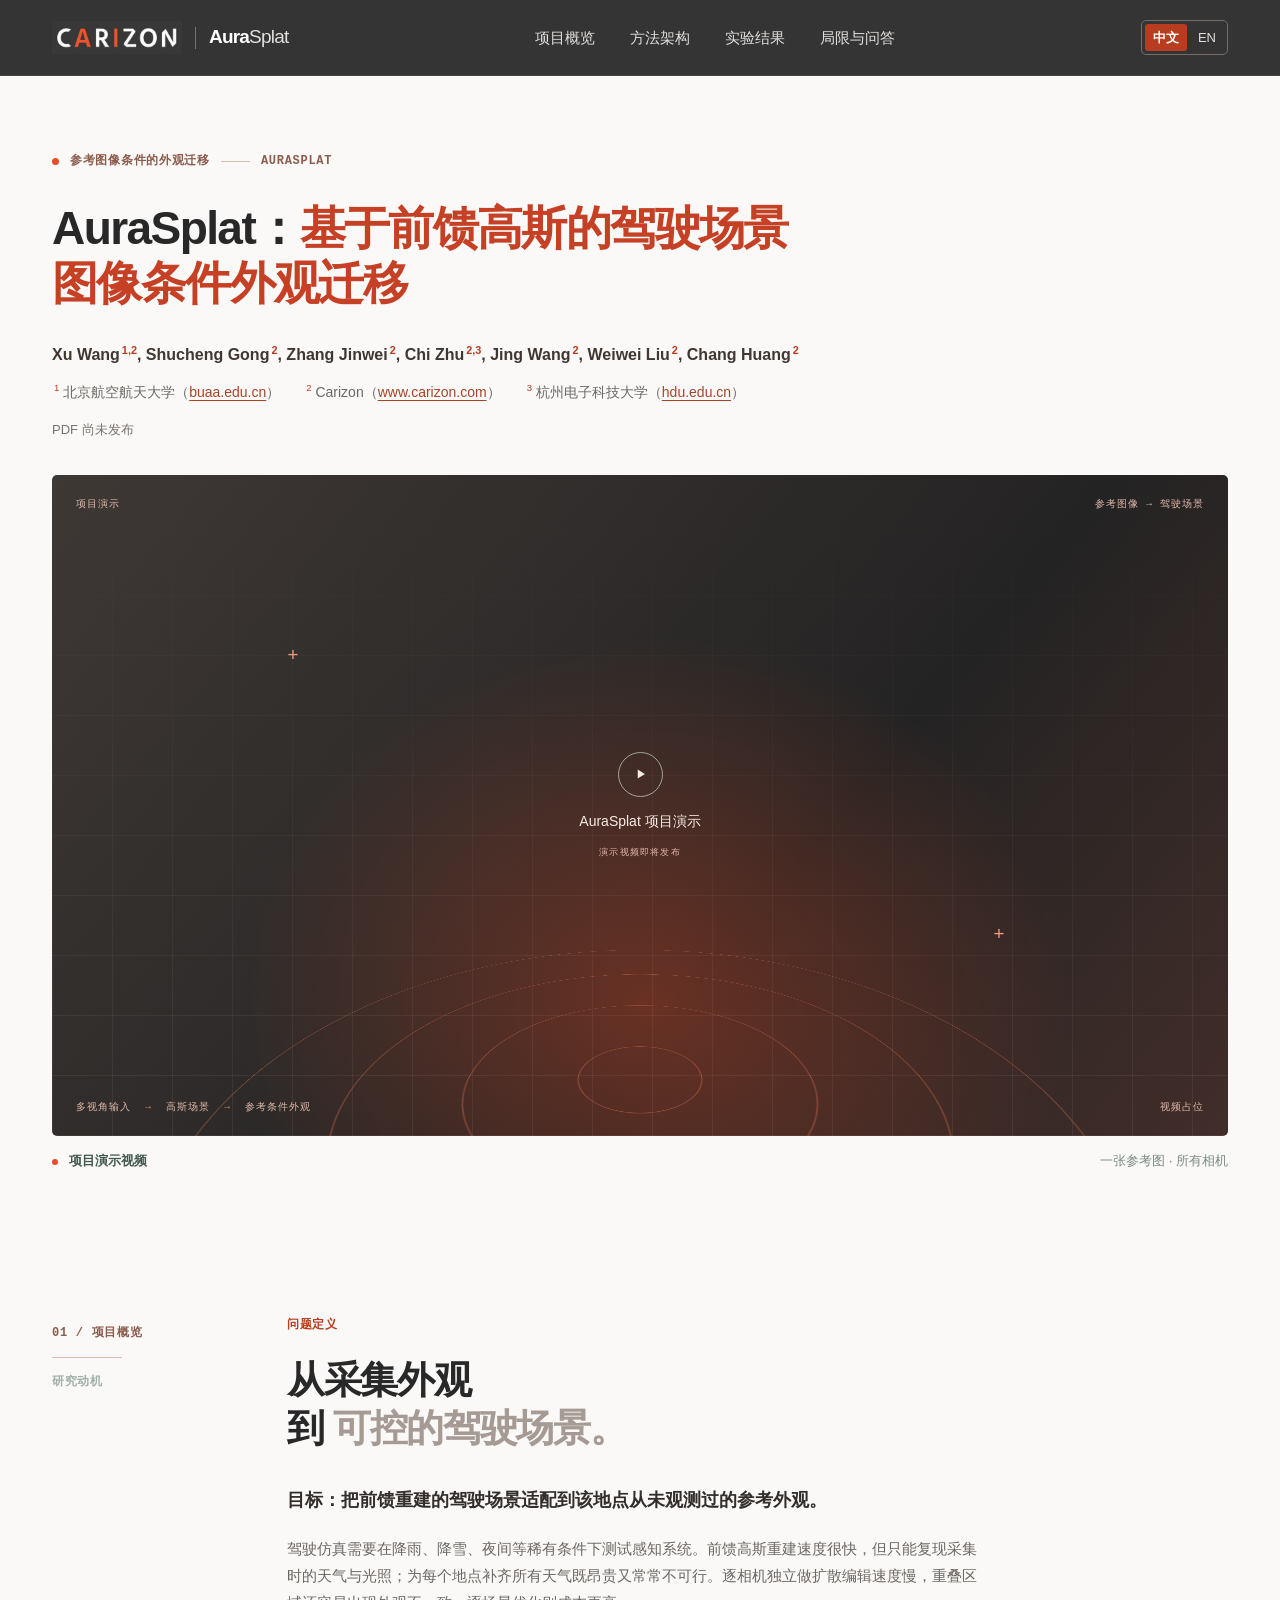
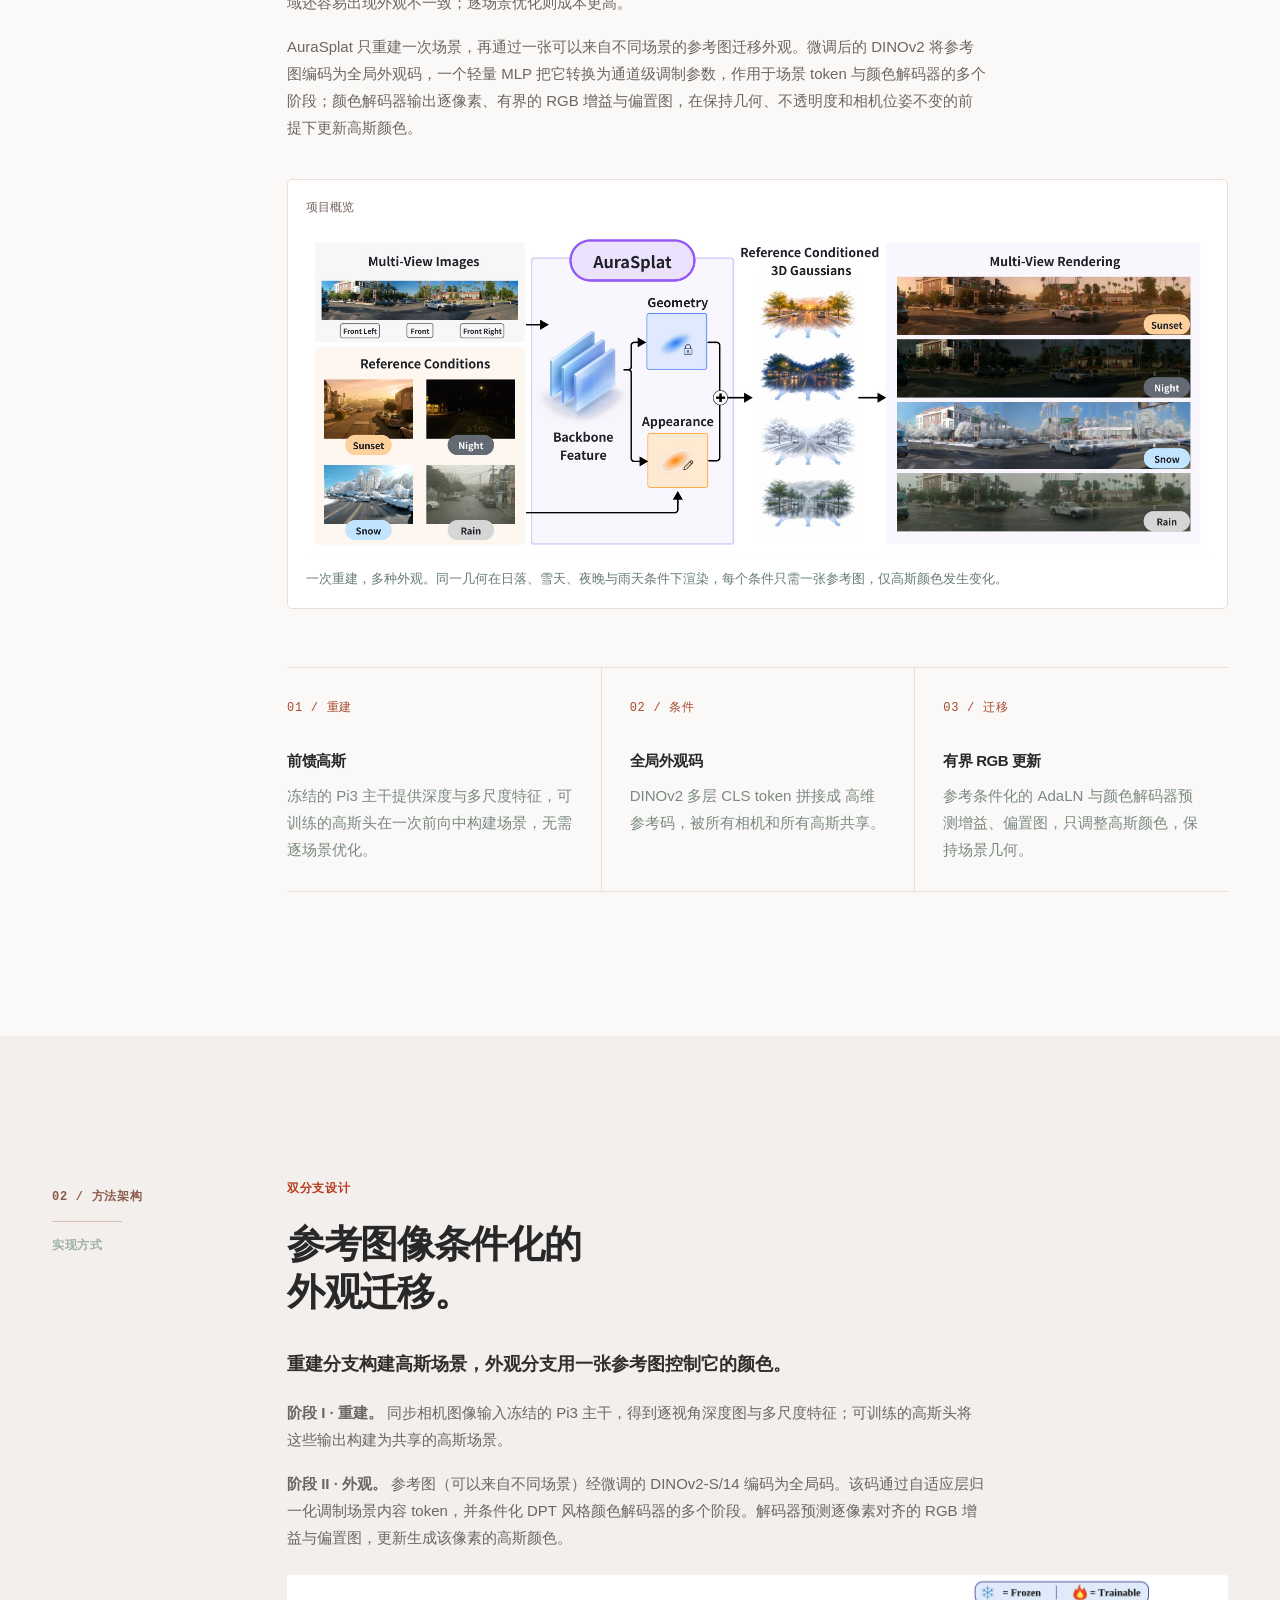
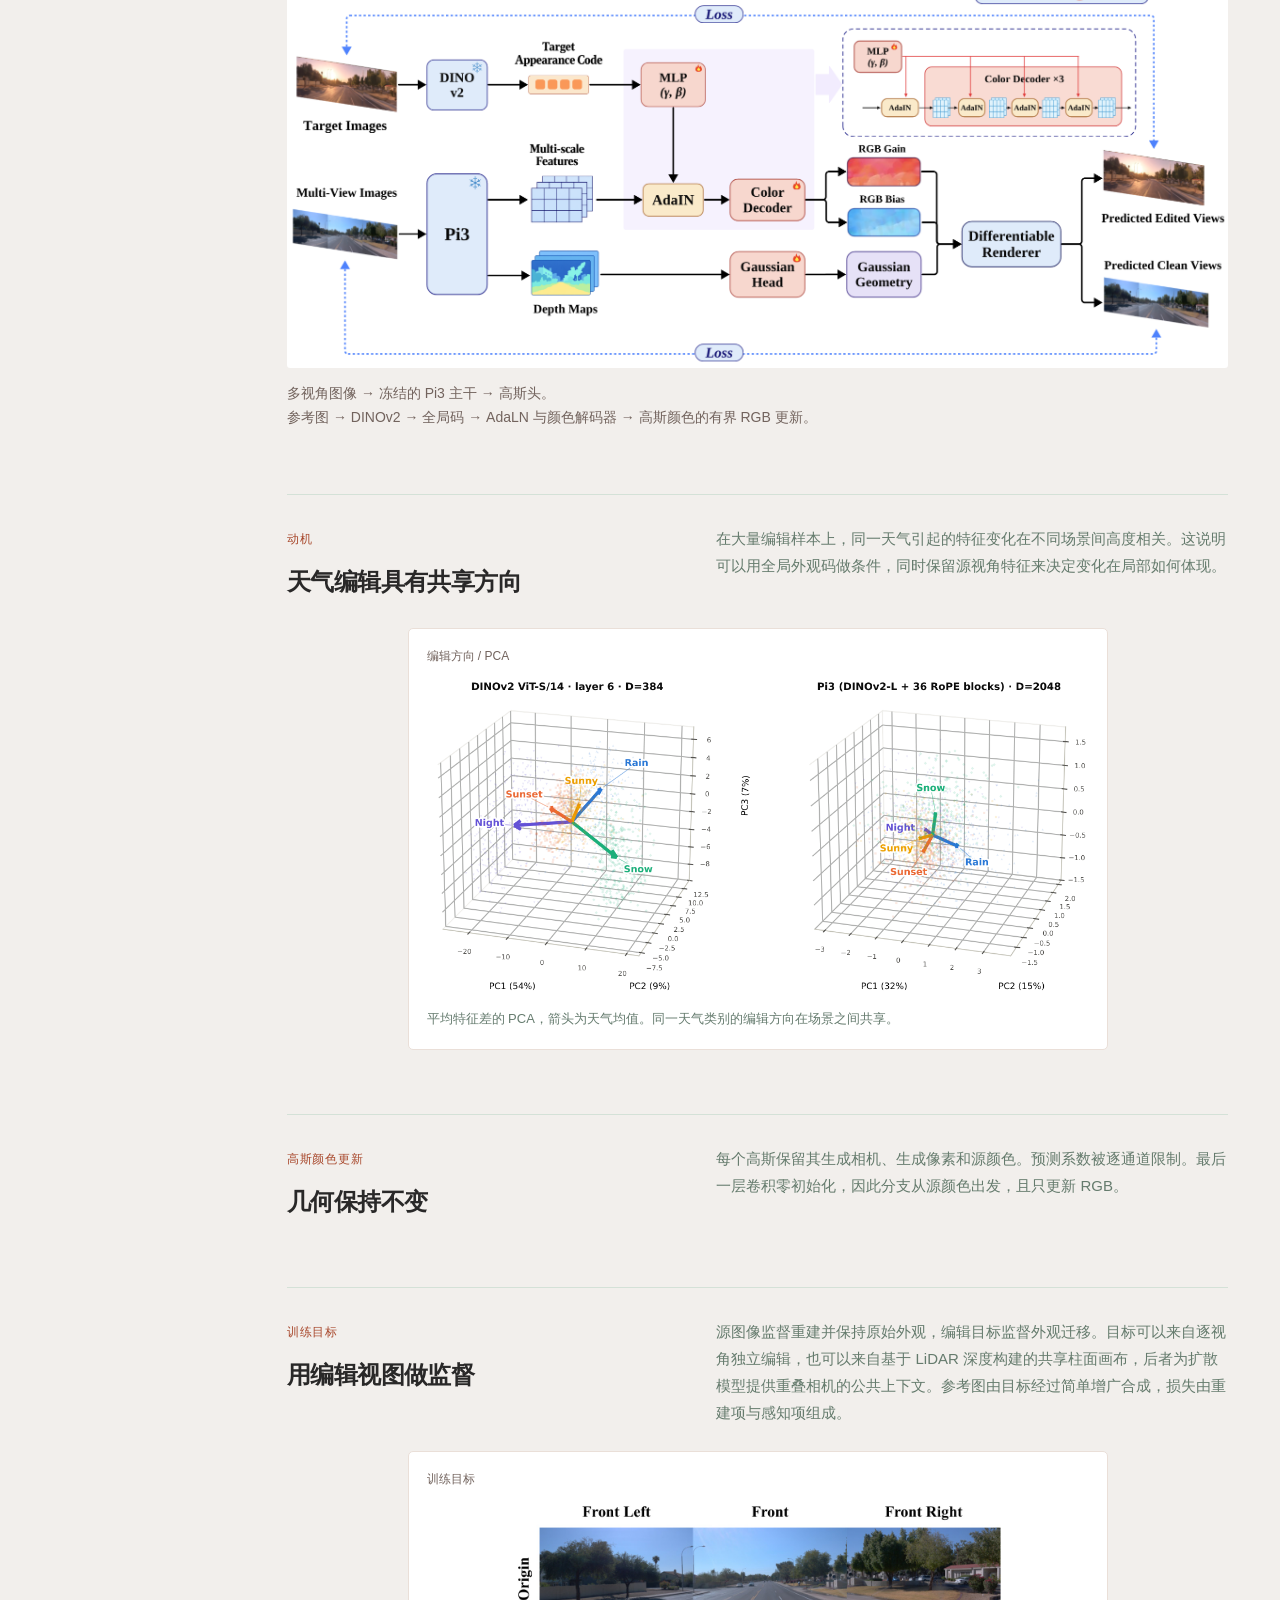
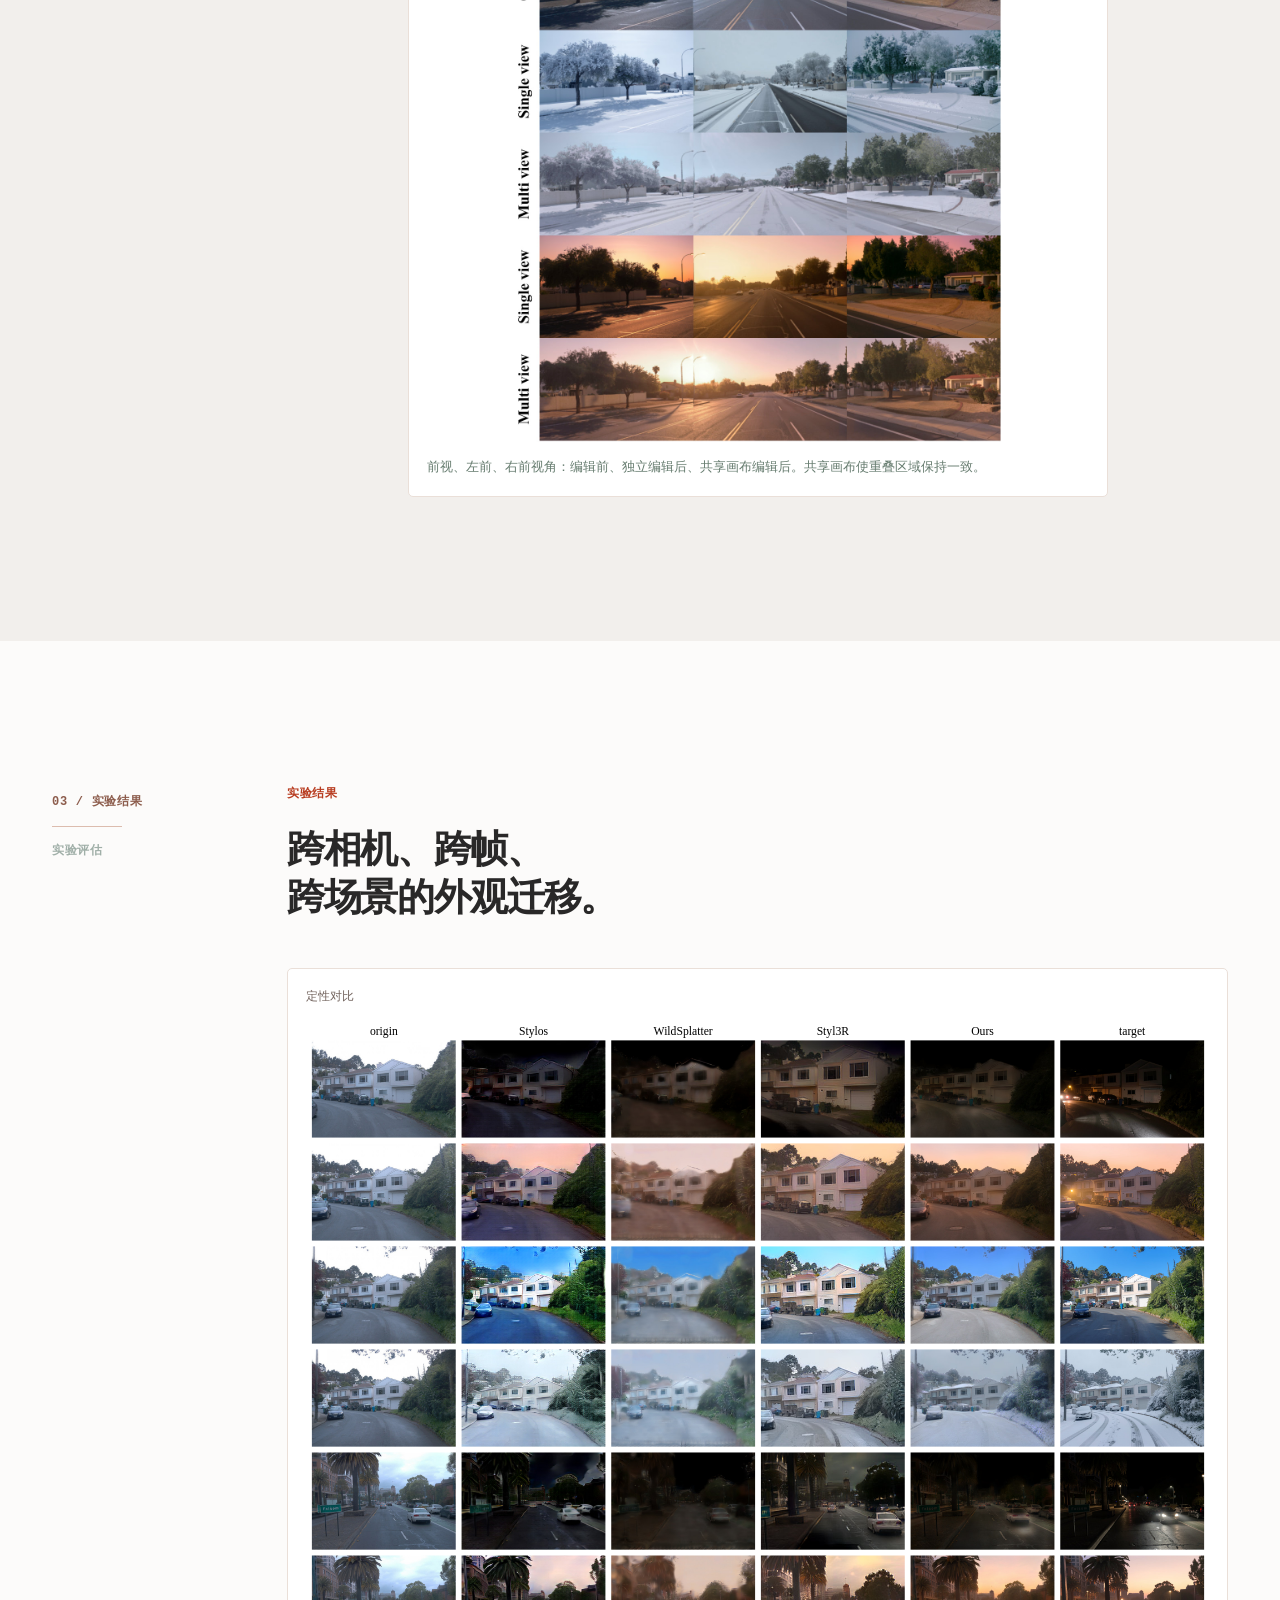
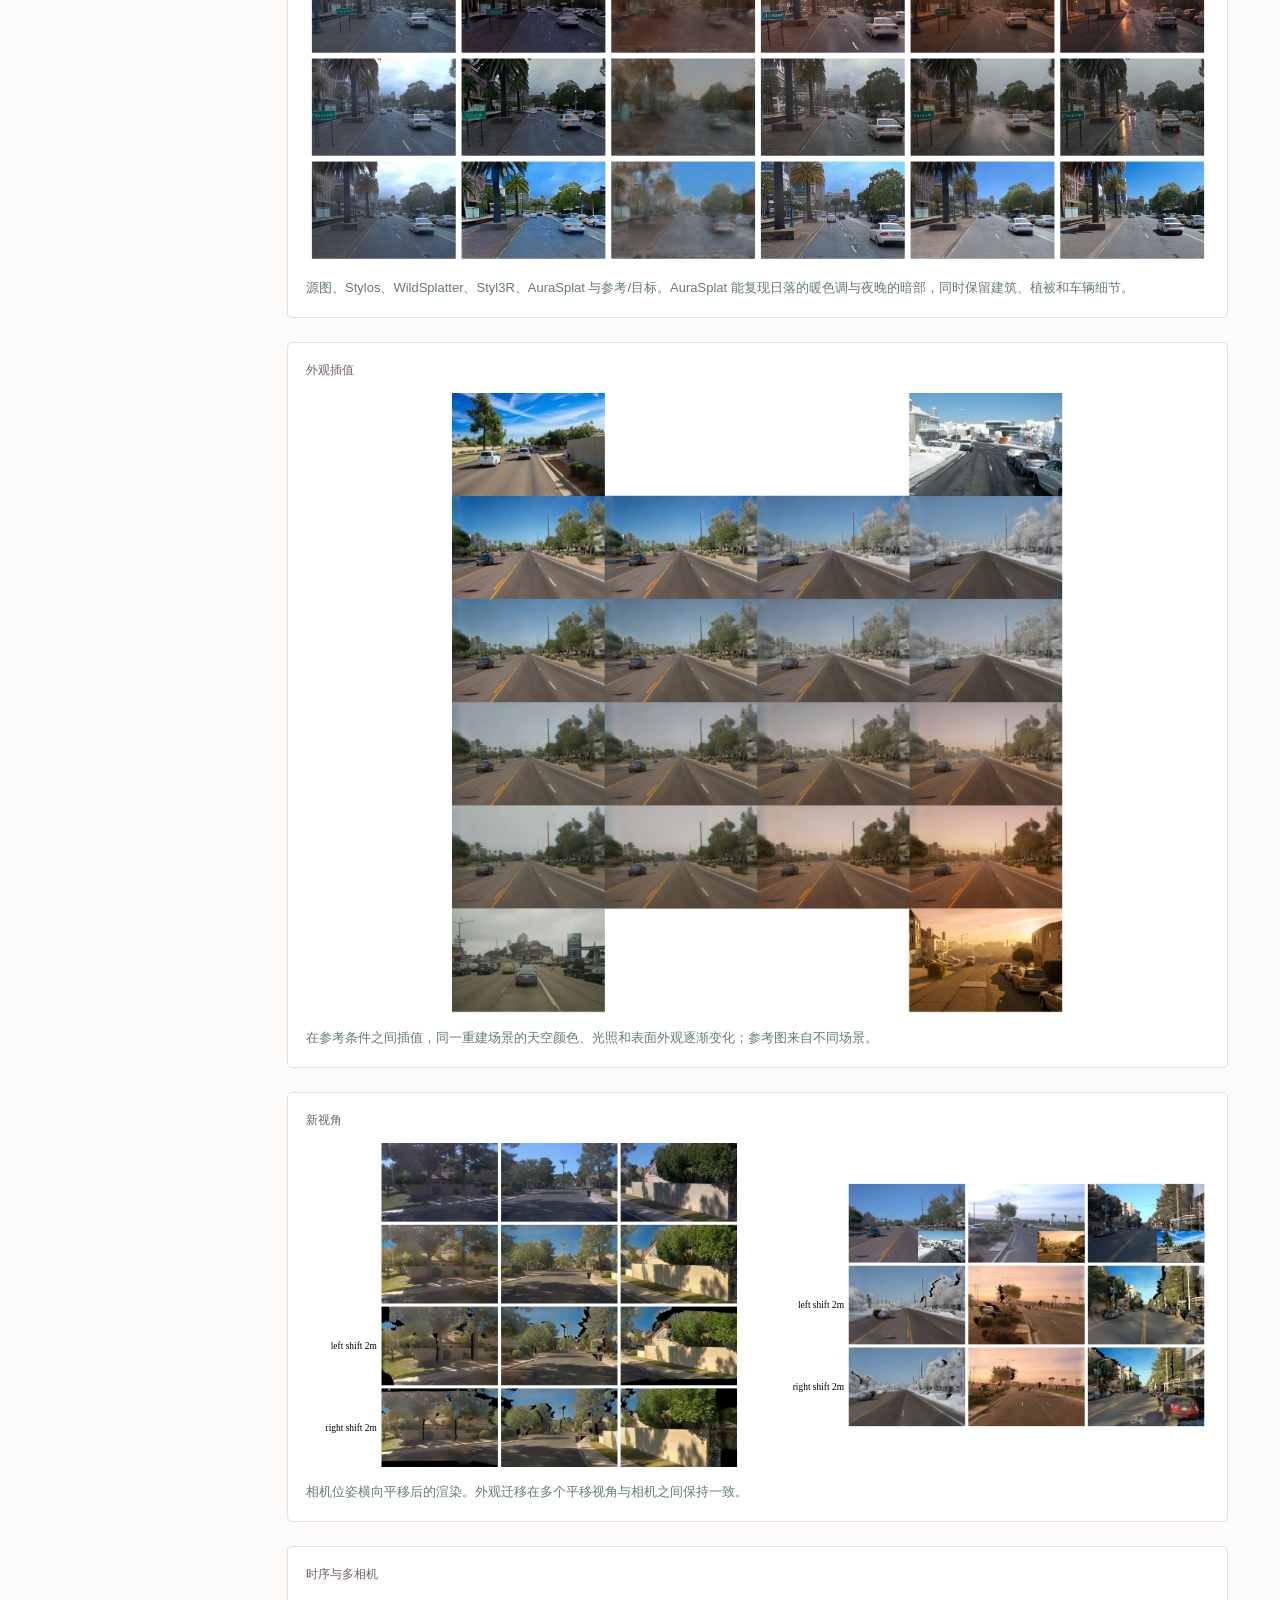
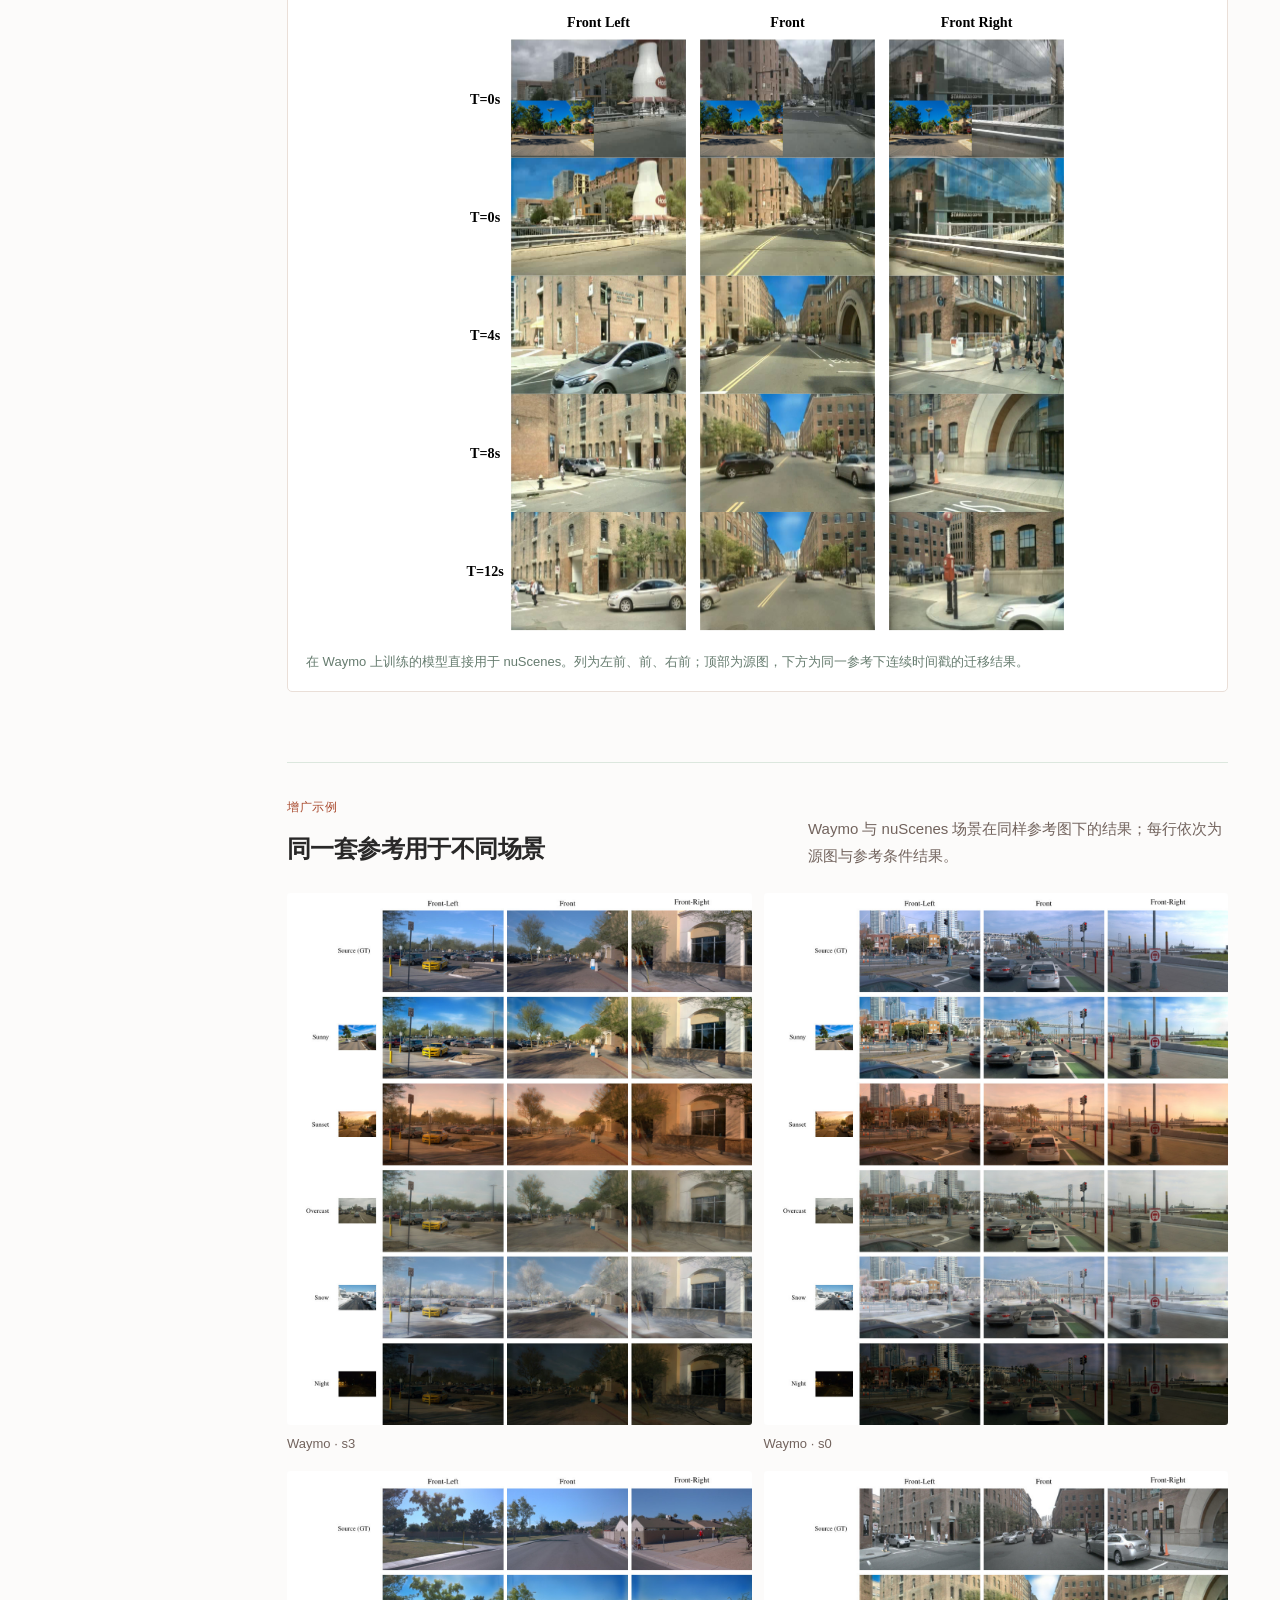
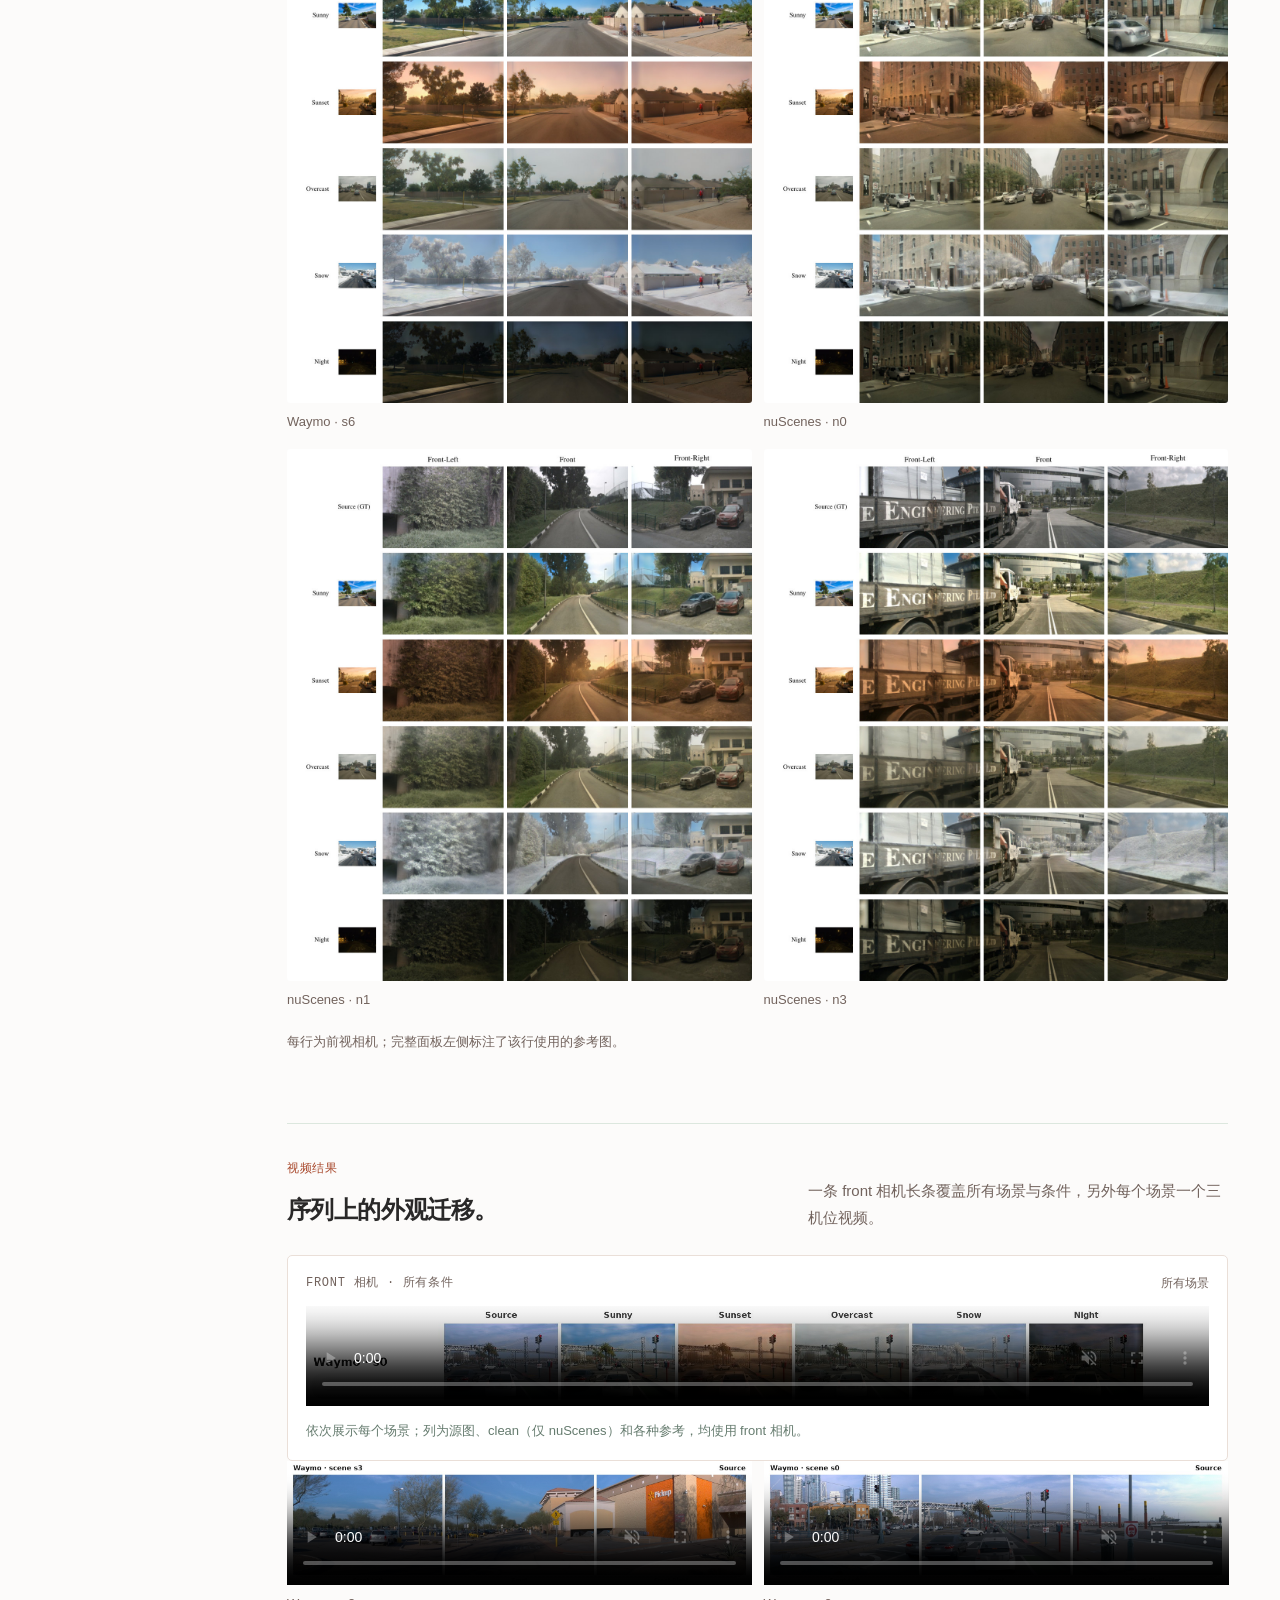
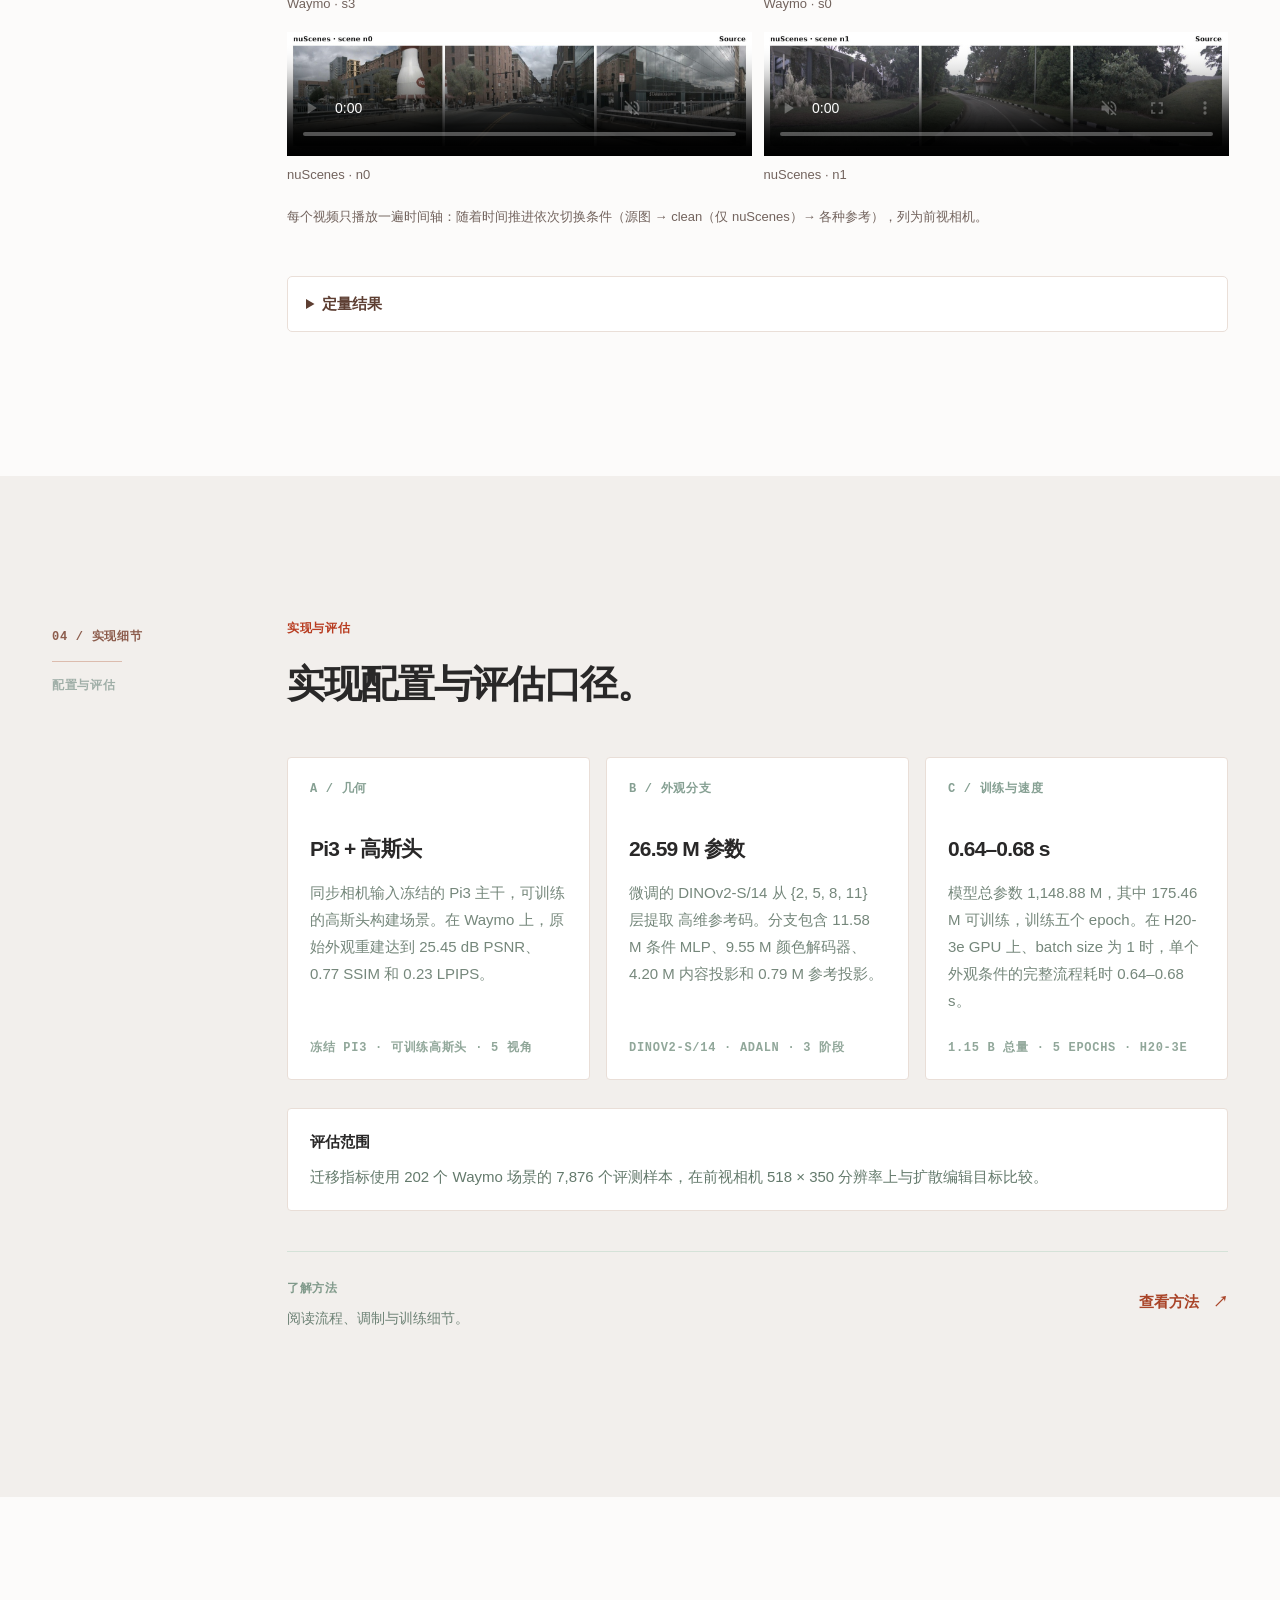
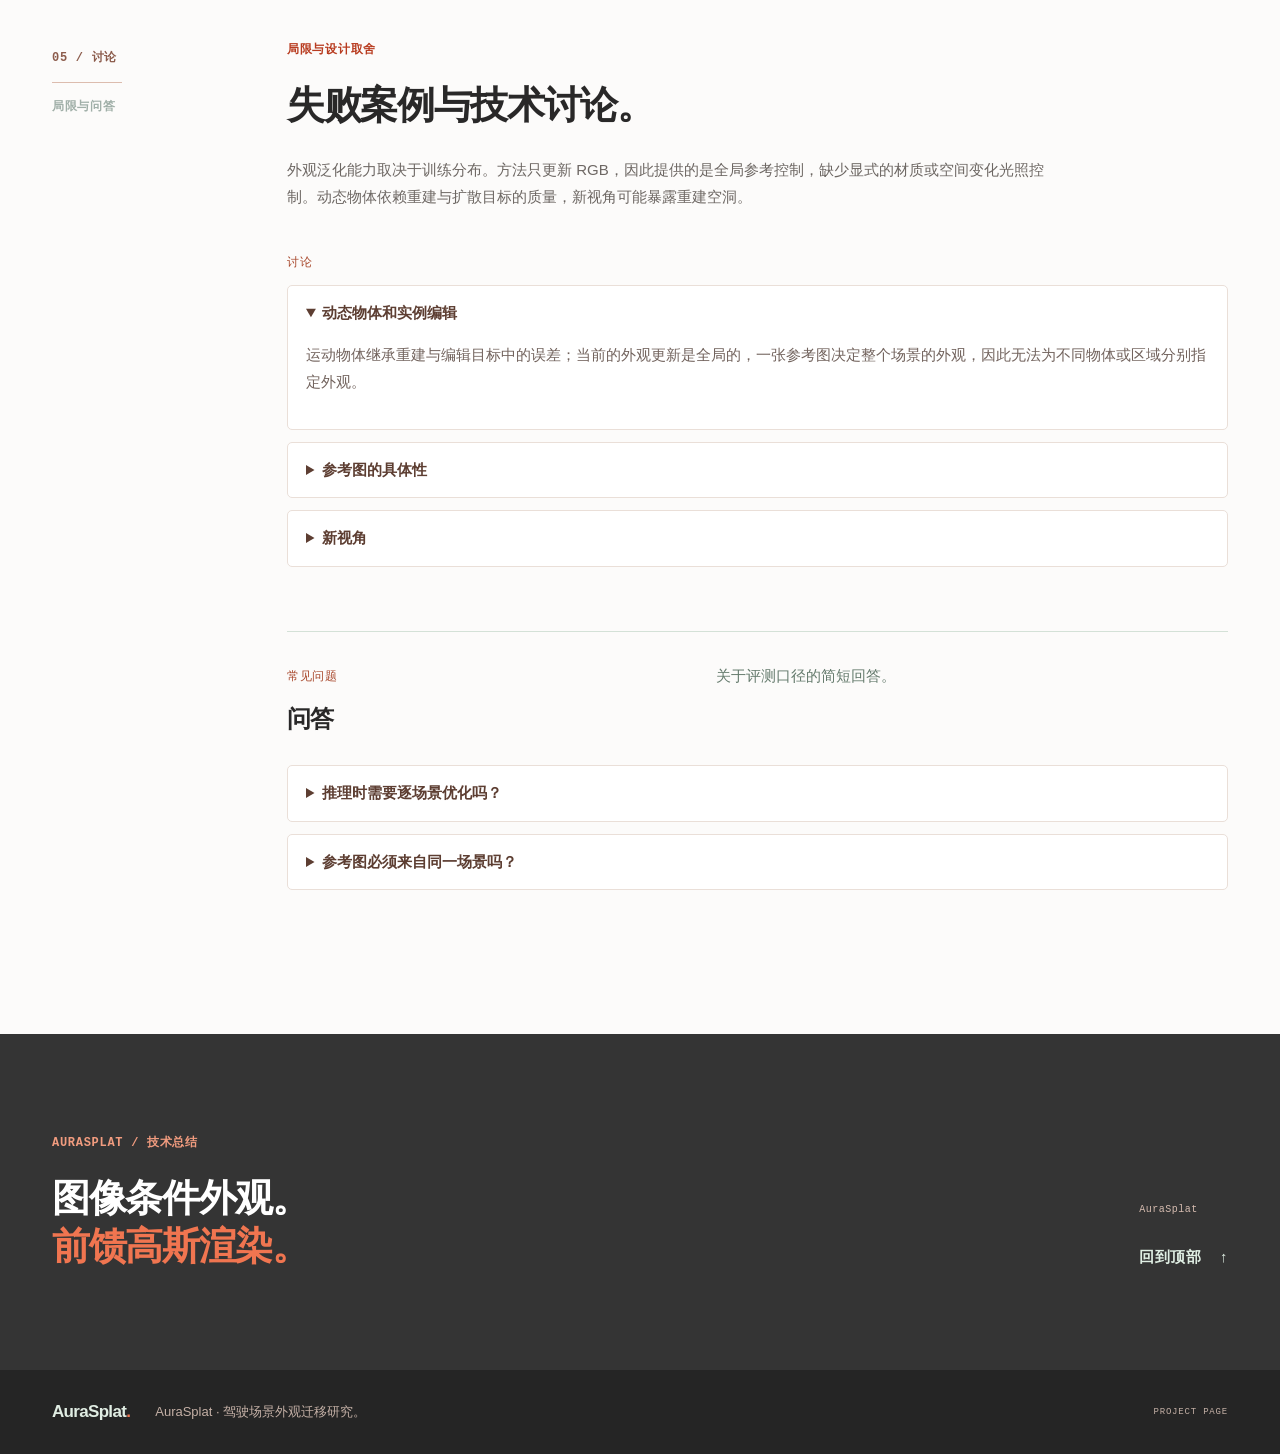
<file: index-zh.html>
<!doctype html>
<html lang="zh-CN">
<head>
  <meta charset="utf-8">
  <meta name="viewport" content="width=device-width, initial-scale=1">
  <meta name="description" content="AuraSplat 技术概览：面向驾驶场景的前馈高斯重建，以单张参考图像控制外观。">
  <meta name="theme-color" content="#343434">
  <meta property="og:title" content="AuraSplat：基于前馈高斯的驾驶场景图像条件外观迁移">
  <meta property="og:description" content="一张参考图像即可控制前馈高斯重建在相机与时间上的外观。">
  <meta property="og:image" content="https://carizon-gaia.github.io/aurasplat/assets/figures/hero.jpg">
  <title>AuraSplat：基于前馈高斯的驾驶场景图像条件外观迁移</title>
  <link rel="stylesheet" href="./styles.css?v=20261124-aurasplat-layout">
  <script src="./media.js?v=20261124-aurasplat-layout" defer></script>
  <script src="./site.js?v=20261124-aurasplat-layout" defer></script>
</head>
<body>
  <a class="skip-link" href="#main">跳到正文</a>

  <header class="site-header">
    <div class="header-inner wrap">
      <a class="brand" href="#top" aria-label="Carizon · AuraSplat，回到顶部">
        <img class="brand-logo" src="./logo.jpg.png" width="1448" height="360" alt="Carizon">
        <span class="brand-divider" aria-hidden="true"></span>
        <span>Aura<span class="brand-light">Splat</span></span>
      </a>
      <nav class="desktop-nav" aria-label="页面导航">
        <a href="#overview">项目概览</a><a href="#method">方法架构</a><a href="#results">实验结果</a><a href="#limitations">局限与问答</a>
      </nav>
      <nav class="language-switch" aria-label="语言">
        <a href="./index-zh.html" lang="zh-CN" hreflang="zh-CN" aria-current="page">中文</a><a href="./index.html" lang="en" hreflang="en">EN</a>
      </nav>
    </div>
  </header>

  <main id="main">
    <section class="hero wrap" id="top" aria-labelledby="hero-title">
      <div class="hero-kicker"><span class="status-dot"></span> 参考图像条件的外观迁移 <span class="kicker-line"></span> AURASPLAT</div>
      <h1 id="hero-title" class="technical-hero-title project-title" lang="zh-CN">AuraSplat：<span>基于前馈高斯的驾驶场景<br>图像条件外观迁移</span></h1>
      <div class="project-credits" aria-label="作者与单位">
        <p class="project-authors" lang="en">Xu Wang<sup>1,2</sup>, Shucheng Gong<sup>2</sup>, Zhang Jinwei<sup>2</sup>, Chi Zhu<sup>2,3</sup>, Jing Wang<sup>2</sup>, Weiwei Liu<sup>2</sup>, Chang Huang<sup>2</sup></p>
        <p class="project-affiliations" lang="zh-CN"><span><sup>1</sup> 北京航空航天大学（<a href="https://www.buaa.edu.cn/">buaa.edu.cn</a>）</span><span><sup>2</sup> Carizon（<a href="https://www.carizon.com/#/">www.carizon.com</a>）</span><span><sup>3</sup> 杭州电子科技大学（<a href="https://www.hdu.edu.cn/">hdu.edu.cn</a>）</span></p>
        <p class="paper-availability">PDF 尚未发布</p>
      </div>
      <!-- <div class="hero-bottom">
        <div class="hero-description">
          <p class="hero-en">AuraSplat<br>技术概览</p>
          <p>输入多视角驾驶图像和一张来自任意场景的参考图像，AuraSplat 将场景重建为 3D 高斯，并在一次前馈推理中把参考外观迁移到所有相机与时间步。</p>
        </div>
        <div class="hero-actions"><a class="button button-dark" href="#method">方法 <span aria-hidden="true">↗</span></a><a class="button button-outline" href="#results">结果 <span aria-hidden="true">↓</span></a></div>
      </div> -->
      <div class="hero-media" data-media-slot="hero" data-media-label="AuraSplat 项目演示视频" data-media-aspect="wide">
        <div class="hero-media-inner">
          <div class="hero-grid" aria-hidden="true"></div>
          <div class="hero-rings" aria-hidden="true"><span></span><span></span><span></span><span></span></div>
          <div class="hero-cross hero-cross-one" aria-hidden="true">+</div><div class="hero-cross hero-cross-two" aria-hidden="true">+</div>
          <div class="hero-media-top"><span>项目演示</span><span>参考图像 → 驾驶场景</span></div>
          <div class="hero-media-center"><span class="play-outline" aria-hidden="true">▶</span><strong>AuraSplat 项目演示</strong><span>演示视频即将发布</span></div>
          <div class="hero-media-bottom"><span>多视角输入 <b>→</b> 高斯场景 <b>→</b> 参考条件外观</span><span>视频占位</span></div>
        </div>
      </div>
      <p class="media-caption"><span><span class="caption-dot"></span> 项目演示视频</span><span>一张参考图 · 所有相机</span></p>
    </section>

    <section class="section intro-section" id="overview" aria-labelledby="overview-title">
      <div class="wrap section-layout">
        <div class="section-aside"><span class="section-number">01 / 项目概览</span><span class="aside-line"></span><span class="aside-note">研究动机</span></div>
        <div class="section-main">
          <p class="eyebrow">问题定义</p>
          <h2 id="overview-title">从采集外观<br>到 <span class="text-muted">可控的驾驶场景。</span></h2>
          <div class="intro-copy">
            <p class="lead">目标：把前馈重建的驾驶场景适配到该地点从未观测过的参考外观。</p>
            <p>驾驶仿真需要在降雨、降雪、夜间等稀有条件下测试感知系统。前馈高斯重建速度很快，但只能复现采集时的天气与光照；为每个地点补齐所有天气既昂贵又常常不可行。逐相机独立做扩散编辑速度慢，重叠区域还容易出现外观不一致；逐场景优化则成本更高。</p>
            <p>AuraSplat 只重建一次场景，再通过一张可以来自不同场景的参考图迁移外观。微调后的 DINOv2 将参考图编码为全局外观码，一个轻量 MLP 把它转换为通道级调制参数，作用于场景 token 与颜色解码器的多个阶段；颜色解码器输出逐像素、有界的 RGB 增益与偏置图，在保持几何、不透明度和相机位姿不变的前提下更新高斯颜色。</p>
          </div>
          <figure class="source-figure overview-figure">
            <div class="source-figure-heading"><span>项目概览</span></div>
            <a href="./assets/figures/overview_teaser.jpg" aria-label="查看 AuraSplat teaser 原图"><img src="./assets/figures/overview_teaser.jpg" width="1800" height="646" loading="lazy" alt="AuraSplat teaser：多视角图像重建出几何与外观，参考图分别指定日落、雪天、夜晚和雨天外观，并进行多视角渲染。"></a>
            <figcaption>一次重建，多种外观。同一几何在日落、雪天、夜晚与雨天条件下渲染，每个条件只需一张参考图，仅高斯颜色发生变化。</figcaption>
          </figure>
          <div class="principles" aria-label="核心技术">
            <article><span class="principle-index">01 / 重建</span><h3>前馈高斯</h3><p>冻结的 Pi3 主干提供深度与多尺度特征，可训练的高斯头在一次前向中构建场景，无需逐场景优化。</p></article>
            <article><span class="principle-index">02 / 条件</span><h3>全局外观码</h3><p>DINOv2 多层 CLS token 拼接成 高维参考码，被所有相机和所有高斯共享。</p></article>
            <article><span class="principle-index">03 / 迁移</span><h3>有界 RGB 更新</h3><p>参考条件化的 AdaLN 与颜色解码器预测增益、偏置图，只调整高斯颜色，保持场景几何。</p></article>
          </div>
        </div>
      </div>
    </section>

    <section class="section method-section" id="method" aria-labelledby="method-title">
      <div class="wrap section-layout">
        <div class="section-aside"><span class="section-number">02 / 方法架构</span><span class="aside-line"></span><span class="aside-note">实现方式</span></div>
        <div class="section-main">
          <p class="eyebrow">双分支设计</p>
          <h2 id="method-title">参考图像条件化的<br>外观迁移。</h2>
          <div class="intro-copy">
            <p class="lead">重建分支构建高斯场景，外观分支用一张参考图控制它的颜色。</p>
            <p><strong>阶段 I · 重建。</strong> 同步相机图像输入冻结的 Pi3 主干，得到逐视角深度图与多尺度特征；可训练的高斯头将这些输出构建为共享的高斯场景。</p>
            <p><strong>阶段 II · 外观。</strong> 参考图（可以来自不同场景）经微调的 DINOv2-S/14 编码为全局码。该码通过自适应层归一化调制场景内容 token，并条件化 DPT 风格颜色解码器的多个阶段。解码器预测逐像素对齐的 RGB 增益与偏置图，更新生成该像素的高斯颜色。</p>
          </div>
          <figure class="pipeline-figure">
            <a href="./assets/figures/pipeline.png" aria-label="查看 AuraSplat 流程图原图"><img src="./assets/figures/pipeline.png" width="2000" height="835" loading="lazy" alt="AuraSplat 流程：多视角图像经冻结的 Pi3 主干与高斯头构建场景；参考图经 DINOv2 编码为全局外观码，调制内容 token 和颜色解码器的多个阶段，预测 RGB 增益与偏置。"></a>
            <figcaption>多视角图像 → 冻结的 Pi3 主干 → 高斯头。<br>参考图 → DINOv2 → 全局码 → AdaLN 与颜色解码器 → 高斯颜色的有界 RGB 更新。</figcaption>
          </figure>

          <div class="technical-section">
            <div class="technical-section-header"><div><span class="tech-kicker">动机</span><h3>天气编辑具有共享方向</h3></div><p>在大量编辑样本上，同一天气引起的特征变化在不同场景间高度相关。这说明可以用全局外观码做条件，同时保留源视角特征来决定变化在局部如何体现。</p></div>
            <figure class="source-figure compact-figure">
              <div class="source-figure-heading"><span>编辑方向 / PCA</span></div>
              <a href="./assets/figures/pca.png" aria-label="查看特征变化 PCA 原图"><img src="./assets/figures/pca.png" width="1200" height="572" loading="lazy" alt="平均特征差的 PCA，箭头标出各天气均值。"></a>
              <figcaption>平均特征差的 PCA，箭头为天气均值。同一天气类别的编辑方向在场景之间共享。</figcaption>
            </figure>
          </div>

          

          <div class="technical-section">
            <div class="technical-section-header"><div><span class="tech-kicker">高斯颜色更新</span><h3>几何保持不变</h3></div><p>每个高斯保留其生成相机、生成像素和源颜色。预测系数被逐通道限制。最后一层卷积零初始化，因此分支从源颜色出发，且只更新 RGB。</p></div>
          </div>

          <div class="technical-section">
            <div class="technical-section-header"><div><span class="tech-kicker">训练目标</span><h3>用编辑视图做监督</h3></div><p>源图像监督重建并保持原始外观，编辑目标监督外观迁移。目标可以来自逐视角独立编辑，也可以来自基于 LiDAR 深度构建的共享柱面画布，后者为扩散模型提供重叠相机的公共上下文。参考图由目标经过简单增广合成，损失由重建项与感知项组成。</p></div>
            <figure class="source-figure compact-figure">
              <div class="source-figure-heading"><span>训练目标</span></div>
              <a href="./assets/figures/aug_compare.jpg" aria-label="查看训练目标对比原图"><img src="./assets/figures/aug_compare.jpg" width="1200" height="1328" loading="lazy" alt="前视、左前、右前视角在编辑前、逐视角独立编辑后与共享画布编辑后的对比。"></a>
              <figcaption>前视、左前、右前视角：编辑前、独立编辑后、共享画布编辑后。共享画布使重叠区域保持一致。</figcaption>
            </figure>
          </div>
        </div>
      </div>
    </section>

    <section class="section results-section" id="results" aria-labelledby="results-title">
      <div class="wrap section-layout">
        <div class="section-aside"><span class="section-number">03 / 实验结果</span><span class="aside-line"></span><span class="aside-note">实验评估</span></div>
        <div class="section-main">
          <div class="section-heading-row results-heading"><div><p class="eyebrow">实验结果</p><h2 id="results-title">跨相机、跨帧、<br>跨场景的外观迁移。</h2></div></div>

          

          

          

          
<figure class="source-figure result-figure">
            <div class="source-figure-heading"><span>定性对比</span></div>
                        <svg class="drawio-svg" role="img" aria-label="qualitative" viewBox="0 0 926.00 868.00" style="max-width:900px">
  <text x="78.00" y="13.00" text-anchor="middle" dominant-baseline="central" font-family="Times New Roman, DejaVu Serif, serif" font-size="12">origin</text>
  <text x="232.00" y="13.00" text-anchor="middle" dominant-baseline="central" font-family="Times New Roman, DejaVu Serif, serif" font-size="12">Stylos</text>
  <text x="386.00" y="13.00" text-anchor="middle" dominant-baseline="central" font-family="Times New Roman, DejaVu Serif, serif" font-size="12">WildSplatter</text>
  <text x="540.00" y="13.00" text-anchor="middle" dominant-baseline="central" font-family="Times New Roman, DejaVu Serif, serif" font-size="12">Styl3R</text>
  <text x="694.00" y="13.00" text-anchor="middle" dominant-baseline="central" font-family="Times New Roman, DejaVu Serif, serif" font-size="12">Ours</text>
  <text x="848.00" y="13.00" text-anchor="middle" dominant-baseline="central" font-family="Times New Roman, DejaVu Serif, serif" font-size="12">target</text>
  <image x="4.00" y="22.00" width="148.00" height="100.00" href="assets/figures/drawio/qualitative/ca930595bcfe.jpg" preserveAspectRatio="xMidYMid slice"/>
  <image x="158.00" y="22.00" width="148.00" height="100.00" href="assets/figures/drawio/qualitative/fd57c990c035.jpg" preserveAspectRatio="xMidYMid slice"/>
  <image x="312.00" y="22.00" width="148.00" height="100.00" href="assets/figures/drawio/qualitative/2e4411192b01.jpg" preserveAspectRatio="xMidYMid slice"/>
  <image x="466.00" y="22.00" width="148.00" height="100.00" href="assets/figures/drawio/qualitative/9fb606daf0b7.jpg" preserveAspectRatio="xMidYMid slice"/>
  <image x="620.00" y="22.00" width="148.00" height="100.00" href="assets/figures/drawio/qualitative/0f558deb784e.jpg" preserveAspectRatio="xMidYMid slice"/>
  <image x="774.00" y="22.00" width="148.00" height="100.00" href="assets/figures/drawio/qualitative/910b90659ab3.jpg" preserveAspectRatio="xMidYMid slice"/>
  <image x="4.00" y="128.00" width="148.00" height="100.00" href="assets/figures/drawio/qualitative/641d025c9c63.jpg" preserveAspectRatio="xMidYMid slice"/>
  <image x="158.00" y="128.00" width="148.00" height="100.00" href="assets/figures/drawio/qualitative/acf90cf30546.jpg" preserveAspectRatio="xMidYMid slice"/>
  <image x="312.00" y="128.00" width="148.00" height="100.00" href="assets/figures/drawio/qualitative/b8556f8f9a87.jpg" preserveAspectRatio="xMidYMid slice"/>
  <image x="466.00" y="128.00" width="148.00" height="100.00" href="assets/figures/drawio/qualitative/b9f4c7627097.jpg" preserveAspectRatio="xMidYMid slice"/>
  <image x="620.00" y="128.00" width="148.00" height="100.00" href="assets/figures/drawio/qualitative/4eaca80e9595.jpg" preserveAspectRatio="xMidYMid slice"/>
  <image x="774.00" y="128.00" width="148.00" height="100.00" href="assets/figures/drawio/qualitative/d6700d4d3a73.jpg" preserveAspectRatio="xMidYMid slice"/>
  <image x="4.00" y="234.00" width="148.00" height="100.00" href="assets/figures/drawio/qualitative/4edf2b167a6d.jpg" preserveAspectRatio="xMidYMid slice"/>
  <image x="158.00" y="234.00" width="148.00" height="100.00" href="assets/figures/drawio/qualitative/3db09b629d2b.jpg" preserveAspectRatio="xMidYMid slice"/>
  <image x="312.00" y="234.00" width="148.00" height="100.00" href="assets/figures/drawio/qualitative/73b1e354d81f.jpg" preserveAspectRatio="xMidYMid slice"/>
  <image x="466.00" y="234.00" width="148.00" height="100.00" href="assets/figures/drawio/qualitative/cbb1320a24f3.jpg" preserveAspectRatio="xMidYMid slice"/>
  <image x="620.00" y="234.00" width="148.00" height="100.00" href="assets/figures/drawio/qualitative/4716876f2aa8.jpg" preserveAspectRatio="xMidYMid slice"/>
  <image x="774.00" y="234.00" width="148.00" height="100.00" href="assets/figures/drawio/qualitative/6cbe3dbd309c.jpg" preserveAspectRatio="xMidYMid slice"/>
  <image x="4.00" y="340.00" width="148.00" height="100.00" href="assets/figures/drawio/qualitative/6e2b293f9c24.jpg" preserveAspectRatio="xMidYMid slice"/>
  <image x="158.00" y="340.00" width="148.00" height="100.00" href="assets/figures/drawio/qualitative/d788d573941a.jpg" preserveAspectRatio="xMidYMid slice"/>
  <image x="312.00" y="340.00" width="148.00" height="100.00" href="assets/figures/drawio/qualitative/c889efde8af6.jpg" preserveAspectRatio="xMidYMid slice"/>
  <image x="466.00" y="340.00" width="148.00" height="100.00" href="assets/figures/drawio/qualitative/eb6d4a7a25a8.jpg" preserveAspectRatio="xMidYMid slice"/>
  <image x="620.00" y="340.00" width="148.00" height="100.00" href="assets/figures/drawio/qualitative/2614d062053e.jpg" preserveAspectRatio="xMidYMid slice"/>
  <image x="774.00" y="340.00" width="148.00" height="100.00" href="assets/figures/drawio/qualitative/87dd0ad5359e.jpg" preserveAspectRatio="xMidYMid slice"/>
  <image x="4.00" y="446.00" width="148.00" height="100.00" href="assets/figures/drawio/qualitative/5a33fb66cea6.jpg" preserveAspectRatio="xMidYMid slice"/>
  <image x="158.00" y="446.00" width="148.00" height="100.00" href="assets/figures/drawio/qualitative/06fbc4b73bff.jpg" preserveAspectRatio="xMidYMid slice"/>
  <image x="312.00" y="446.00" width="148.00" height="100.00" href="assets/figures/drawio/qualitative/88ccba50b0fe.jpg" preserveAspectRatio="xMidYMid slice"/>
  <image x="466.00" y="446.00" width="148.00" height="100.00" href="assets/figures/drawio/qualitative/471dd88b4195.jpg" preserveAspectRatio="xMidYMid slice"/>
  <image x="620.00" y="446.00" width="148.00" height="100.00" href="assets/figures/drawio/qualitative/61d842434bf3.jpg" preserveAspectRatio="xMidYMid slice"/>
  <image x="774.00" y="446.00" width="148.00" height="100.00" href="assets/figures/drawio/qualitative/d80cbbc4e4a3.jpg" preserveAspectRatio="xMidYMid slice"/>
  <image x="4.00" y="552.00" width="148.00" height="100.00" href="assets/figures/drawio/qualitative/e581e0a37652.jpg" preserveAspectRatio="xMidYMid slice"/>
  <image x="158.00" y="552.00" width="148.00" height="100.00" href="assets/figures/drawio/qualitative/f386e263002e.jpg" preserveAspectRatio="xMidYMid slice"/>
  <image x="312.00" y="552.00" width="148.00" height="100.00" href="assets/figures/drawio/qualitative/b6c3f21f1c92.jpg" preserveAspectRatio="xMidYMid slice"/>
  <image x="466.00" y="552.00" width="148.00" height="100.00" href="assets/figures/drawio/qualitative/c0faf8ce5188.jpg" preserveAspectRatio="xMidYMid slice"/>
  <image x="620.00" y="552.00" width="148.00" height="100.00" href="assets/figures/drawio/qualitative/d90cb3a81331.jpg" preserveAspectRatio="xMidYMid slice"/>
  <image x="774.00" y="552.00" width="148.00" height="100.00" href="assets/figures/drawio/qualitative/0bb03e0dfe8c.jpg" preserveAspectRatio="xMidYMid slice"/>
  <image x="4.00" y="658.00" width="148.00" height="100.00" href="assets/figures/drawio/qualitative/8a184deb3022.jpg" preserveAspectRatio="xMidYMid slice"/>
  <image x="158.00" y="658.00" width="148.00" height="100.00" href="assets/figures/drawio/qualitative/9b67ec0e2106.jpg" preserveAspectRatio="xMidYMid slice"/>
  <image x="312.00" y="658.00" width="148.00" height="100.00" href="assets/figures/drawio/qualitative/651538c2d5e8.jpg" preserveAspectRatio="xMidYMid slice"/>
  <image x="466.00" y="658.00" width="148.00" height="100.00" href="assets/figures/drawio/qualitative/98dc211dc633.jpg" preserveAspectRatio="xMidYMid slice"/>
  <image x="620.00" y="658.00" width="148.00" height="100.00" href="assets/figures/drawio/qualitative/40f3b0a2e1f9.jpg" preserveAspectRatio="xMidYMid slice"/>
  <image x="774.00" y="658.00" width="148.00" height="100.00" href="assets/figures/drawio/qualitative/6378c6cc5ec9.jpg" preserveAspectRatio="xMidYMid slice"/>
  <image x="4.00" y="764.00" width="148.00" height="100.00" href="assets/figures/drawio/qualitative/7ba8dd979805.jpg" preserveAspectRatio="xMidYMid slice"/>
  <image x="158.00" y="764.00" width="148.00" height="100.00" href="assets/figures/drawio/qualitative/2b089dcda318.jpg" preserveAspectRatio="xMidYMid slice"/>
  <image x="312.00" y="764.00" width="148.00" height="100.00" href="assets/figures/drawio/qualitative/b8af2a820507.jpg" preserveAspectRatio="xMidYMid slice"/>
  <image x="466.00" y="764.00" width="148.00" height="100.00" href="assets/figures/drawio/qualitative/c459a59529f0.jpg" preserveAspectRatio="xMidYMid slice"/>
  <image x="620.00" y="764.00" width="148.00" height="100.00" href="assets/figures/drawio/qualitative/8d72561e499d.jpg" preserveAspectRatio="xMidYMid slice"/>
  <image x="774.00" y="764.00" width="148.00" height="100.00" href="assets/figures/drawio/qualitative/5725e06abd35.jpg" preserveAspectRatio="xMidYMid slice"/>
</svg>
            <figcaption>源图、Stylos、WildSplatter、Styl3R、AuraSplat 与参考/目标。AuraSplat 能复现日落的暖色调与夜晚的暗部，同时保留建筑、植被和车辆细节。</figcaption>
          </figure>

          

          <figure class="source-figure result-figure">
            <div class="source-figure-heading"><span>外观插值</span></div>
            <a href="./assets/figures/interpolation.jpg" aria-label="查看外观插值原图"><img src="./assets/figures/interpolation.jpg" width="1600" height="1623" loading="lazy" alt="在晴天、雪天、阴天和日落参考之间插值，同一重建场景的天空颜色与光照逐渐变化。"></a>
            <figcaption>在参考条件之间插值，同一重建场景的天空颜色、光照和表面外观逐渐变化；参考图来自不同场景。</figcaption>
          </figure>
<figure class="source-figure result-figure">
            <div class="source-figure-heading"><span>新视角</span></div>
                        <svg class="drawio-svg" role="img" aria-label="novel view" viewBox="0 0 1148.00 412.00" style="max-width:1000px">
  <image x="248.00" y="0.00" width="148.00" height="100.00" href="assets/figures/drawio/novel_view/c84ad3360ea3.jpg" preserveAspectRatio="xMidYMid meet"/>
  <image x="400.00" y="0.00" width="148.00" height="100.00" href="assets/figures/drawio/novel_view/cf2220b61f05.jpg" preserveAspectRatio="xMidYMid meet"/>
  <image x="96.00" y="0.00" width="148.00" height="100.00" href="assets/figures/drawio/novel_view/e0c1769da8f3.jpg" preserveAspectRatio="xMidYMid meet"/>
  <image x="248.00" y="104.00" width="148.00" height="100.00" href="assets/figures/drawio/novel_view/b1743de4cf50.jpg" preserveAspectRatio="xMidYMid meet"/>
  <image x="96.00" y="104.00" width="148.00" height="100.00" href="assets/figures/drawio/novel_view/d2f07fbf3e5c.jpg" preserveAspectRatio="xMidYMid meet"/>
  <image x="400.00" y="104.00" width="148.00" height="100.00" href="assets/figures/drawio/novel_view/d83d40e9e2c6.jpg" preserveAspectRatio="xMidYMid meet"/>
  <image x="96.00" y="208.00" width="148.00" height="100.00" href="assets/figures/drawio/novel_view/a32caa4ad03a.jpg" preserveAspectRatio="xMidYMid meet"/>
  <image x="96.00" y="312.00" width="148.00" height="100.00" href="assets/figures/drawio/novel_view/b4c71f59f5e0.jpg" preserveAspectRatio="xMidYMid meet"/>
  <image x="248.00" y="208.00" width="148.00" height="100.00" href="assets/figures/drawio/novel_view/1d0058e10aa5.jpg" preserveAspectRatio="xMidYMid meet"/>
  <image x="248.00" y="312.00" width="148.00" height="100.00" href="assets/figures/drawio/novel_view/f2163cc59770.jpg" preserveAspectRatio="xMidYMid meet"/>
  <image x="400.00" y="208.00" width="148.00" height="100.00" href="assets/figures/drawio/novel_view/f74bc1023d01.jpg" preserveAspectRatio="xMidYMid meet"/>
  <image x="400.00" y="312.00" width="148.00" height="100.00" href="assets/figures/drawio/novel_view/476e22b4a577.jpg" preserveAspectRatio="xMidYMid meet"/>
  <text x="90.00" y="258.00" text-anchor="end" dominant-baseline="central" font-family="Times New Roman, DejaVu Serif, serif" font-size="12">left shift 2m</text>
  <text x="90.00" y="362.00" text-anchor="end" dominant-baseline="central" font-family="Times New Roman, DejaVu Serif, serif" font-size="12">right shift 2m</text>
  <image x="690.00" y="52.00" width="148.00" height="100.00" href="assets/figures/drawio/novel_view/882be68a71a5.jpg" preserveAspectRatio="xMidYMid meet"/>
  <image x="690.00" y="156.00" width="148.00" height="100.00" href="assets/figures/drawio/novel_view/bdc24e59592a.jpg" preserveAspectRatio="xMidYMid meet"/>
  <image x="690.00" y="260.00" width="148.00" height="100.00" href="assets/figures/drawio/novel_view/399202dc9837.jpg" preserveAspectRatio="xMidYMid meet"/>
  <image x="778.00" y="112.00" width="60.00" height="40.00" href="assets/figures/drawio/novel_view/5d88e385f9ef.jpg" preserveAspectRatio="xMidYMid meet"/>
  <image x="842.00" y="52.00" width="148.00" height="100.00" href="assets/figures/drawio/novel_view/b8fed2f950be.jpg" preserveAspectRatio="xMidYMid meet"/>
  <image x="842.00" y="260.00" width="148.00" height="100.00" href="assets/figures/drawio/novel_view/62c174458535.jpg" preserveAspectRatio="xMidYMid meet"/>
  <image x="842.00" y="156.00" width="148.00" height="100.00" href="assets/figures/drawio/novel_view/48a39a602572.jpg" preserveAspectRatio="xMidYMid meet"/>
  <image x="930.00" y="112.00" width="60.00" height="40.00" href="assets/figures/drawio/novel_view/8b3c724f267d.jpg" preserveAspectRatio="xMidYMid meet"/>
  <image x="994.00" y="52.00" width="148.00" height="100.00" href="assets/figures/drawio/novel_view/8c8a5544cf9c.jpg" preserveAspectRatio="xMidYMid meet"/>
  <image x="994.00" y="156.00" width="148.00" height="100.00" href="assets/figures/drawio/novel_view/3d2e27d0e931.jpg" preserveAspectRatio="xMidYMid meet"/>
  <image x="994.00" y="260.00" width="148.00" height="100.00" href="assets/figures/drawio/novel_view/50341dd3757c.jpg" preserveAspectRatio="xMidYMid meet"/>
  <image x="1082.00" y="112.00" width="60.00" height="40.00" href="assets/figures/drawio/novel_view/fce0b1dd2bf1.jpg" preserveAspectRatio="xMidYMid meet"/>
  <text x="684.00" y="206.00" text-anchor="end" dominant-baseline="central" font-family="Times New Roman, DejaVu Serif, serif" font-size="12">left shift 2m</text>
  <text x="684.00" y="310.00" text-anchor="end" dominant-baseline="central" font-family="Times New Roman, DejaVu Serif, serif" font-size="12">right shift 2m</text>
</svg>
            <figcaption>相机位姿横向平移后的渲染。外观迁移在多个平移视角与相机之间保持一致。</figcaption>
          </figure>
<figure class="source-figure result-figure">
            <div class="source-figure-heading"><span>时序与多相机</span></div>
                        <svg class="drawio-svg" role="img" aria-label="nuscene" viewBox="0 0 530.00 542.00" style="max-width:626px">
  <image x="216.00" y="136.00" width="148.00" height="100.00" href="assets/figures/drawio/nuscene/a914cd9fdfed.jpg" preserveAspectRatio="xMidYMid meet"/>
  <image x="56.00" y="136.00" width="148.00" height="100.00" href="assets/figures/drawio/nuscene/c01a0b092aaf.jpg" preserveAspectRatio="xMidYMid meet"/>
  <image x="376.00" y="136.00" width="148.00" height="100.00" href="assets/figures/drawio/nuscene/f6e53f936b4f.jpg" preserveAspectRatio="xMidYMid meet"/>
  <image x="216.00" y="236.00" width="148.00" height="100.00" href="assets/figures/drawio/nuscene/0342d7fabe46.jpg" preserveAspectRatio="xMidYMid meet"/>
  <image x="56.00" y="236.00" width="148.00" height="100.00" href="assets/figures/drawio/nuscene/5de1d2cc04f8.jpg" preserveAspectRatio="xMidYMid meet"/>
  <image x="376.00" y="236.00" width="148.00" height="100.00" href="assets/figures/drawio/nuscene/2e11cfe4a25b.jpg" preserveAspectRatio="xMidYMid meet"/>
  <image x="216.00" y="36.00" width="148.00" height="100.00" href="assets/figures/drawio/nuscene/f0798beb9e75.jpg" preserveAspectRatio="xMidYMid meet"/>
  <image x="376.00" y="36.00" width="148.00" height="100.00" href="assets/figures/drawio/nuscene/4ece7f6a25e5.jpg" preserveAspectRatio="xMidYMid meet"/>
  <image x="56.00" y="36.00" width="148.00" height="100.00" href="assets/figures/drawio/nuscene/de6b685baa1a.jpg" preserveAspectRatio="xMidYMid meet"/>
  <image x="376.00" y="336.00" width="148.00" height="100.00" href="assets/figures/drawio/nuscene/144adcf6efa1.jpg" preserveAspectRatio="xMidYMid meet"/>
  <image x="56.00" y="336.00" width="148.00" height="100.00" href="assets/figures/drawio/nuscene/57f87303a77d.jpg" preserveAspectRatio="xMidYMid meet"/>
  <image x="216.00" y="336.00" width="148.00" height="100.00" href="assets/figures/drawio/nuscene/72703fac5de4.jpg" preserveAspectRatio="xMidYMid meet"/>
  <image x="56.00" y="436.00" width="148.00" height="100.00" href="assets/figures/drawio/nuscene/4eeb8591d47b.jpg" preserveAspectRatio="xMidYMid meet"/>
  <image x="216.00" y="436.00" width="148.00" height="100.00" href="assets/figures/drawio/nuscene/7520058ab08d.jpg" preserveAspectRatio="xMidYMid meet"/>
  <image x="376.00" y="436.00" width="148.00" height="100.00" href="assets/figures/drawio/nuscene/bf21275874ff.jpg" preserveAspectRatio="xMidYMid meet"/>
  <image x="56.00" y="87.67" width="70.00" height="46.67" href="assets/figures/drawio/nuscene/89355ebbc9e8.jpg" preserveAspectRatio="xMidYMid meet"/>
  <image x="216.00" y="87.67" width="70.00" height="46.67" href="assets/figures/drawio/nuscene/89355ebbc9e8.jpg" preserveAspectRatio="xMidYMid meet"/>
  <image x="376.00" y="87.67" width="70.00" height="46.67" href="assets/figures/drawio/nuscene/89355ebbc9e8.jpg" preserveAspectRatio="xMidYMid meet"/>
  <text x="130.00" y="21.00" text-anchor="middle" dominant-baseline="central" font-family="Times New Roman, DejaVu Serif, serif" font-size="12.0" font-weight="700">Front Left</text>
  <text x="290.00" y="21.00" text-anchor="middle" dominant-baseline="central" font-family="Times New Roman, DejaVu Serif, serif" font-size="12.0" font-weight="700">Front</text>
  <text x="450.00" y="21.00" text-anchor="middle" dominant-baseline="central" font-family="Times New Roman, DejaVu Serif, serif" font-size="12.0" font-weight="700">Front Right</text>
  <text x="34.00" y="86.00" text-anchor="middle" dominant-baseline="central" font-family="Times New Roman, DejaVu Serif, serif" font-size="12.0" font-weight="700">T=0s</text>
  <text x="34.00" y="186.00" text-anchor="middle" dominant-baseline="central" font-family="Times New Roman, DejaVu Serif, serif" font-size="12.0" font-weight="700">T=0s</text>
  <text x="34.00" y="286.00" text-anchor="middle" dominant-baseline="central" font-family="Times New Roman, DejaVu Serif, serif" font-size="12.0" font-weight="700">T=4s</text>
  <text x="34.00" y="386.00" text-anchor="middle" dominant-baseline="central" font-family="Times New Roman, DejaVu Serif, serif" font-size="12.0" font-weight="700">T=8s</text>
  <text x="34.00" y="486.00" text-anchor="middle" dominant-baseline="central" font-family="Times New Roman, DejaVu Serif, serif" font-size="12.0" font-weight="700">T=12s</text>
</svg>
            <figcaption>在 Waymo 上训练的模型直接用于 nuScenes。列为左前、前、右前；顶部为源图，下方为同一参考下连续时间戳的迁移结果。</figcaption>
          </figure>
          



          

          

          <section class="paper-section">
            <div class="paper-heading"><div><span class="tech-kicker">增广示例</span><h3>同一套参考用于不同场景</h3></div><p>Waymo 与 nuScenes 场景在同样参考图下的结果；每行依次为源图与参考条件结果。</p></div>
            <div class="paper-image-grid two-up">
              <figure class="paper-tile"><a href="./assets/figures/aug_s3.jpg" aria-label="View the Waymo · s3 panel"><img src="./assets/figures/aug_s3.jpg" width="1200" height="1374" loading="lazy" alt="Waymo 场景，参考条件。"></a><figcaption>Waymo · s3</figcaption></figure>
              <figure class="paper-tile"><a href="./assets/figures/aug_s0.jpg" aria-label="View the Waymo · s0 panel"><img src="./assets/figures/aug_s0.jpg" width="1200" height="1374" loading="lazy" alt="Waymo 场景，参考条件。"></a><figcaption>Waymo · s0</figcaption></figure>
              <figure class="paper-tile"><a href="./assets/figures/aug_s6.jpg" aria-label="View the Waymo · s6 panel"><img src="./assets/figures/aug_s6.jpg" width="1200" height="1374" loading="lazy" alt="Waymo 场景，参考条件。"></a><figcaption>Waymo · s6</figcaption></figure>
              <figure class="paper-tile"><a href="./assets/figures/aug_n0.jpg" aria-label="View the nuScenes · n0 panel"><img src="./assets/figures/aug_n0.jpg" width="1200" height="1374" loading="lazy" alt="nuScenes 场景，参考条件。"></a><figcaption>nuScenes · n0</figcaption></figure>
              <figure class="paper-tile"><a href="./assets/figures/aug_n1.jpg" aria-label="View the nuScenes · n1 panel"><img src="./assets/figures/aug_n1.jpg" width="1200" height="1374" loading="lazy" alt="nuScenes 场景，参考条件。"></a><figcaption>nuScenes · n1</figcaption></figure>
              <figure class="paper-tile"><a href="./assets/figures/aug_n3.jpg" aria-label="View the nuScenes · n3 panel"><img src="./assets/figures/aug_n3.jpg" width="1200" height="1374" loading="lazy" alt="nuScenes 场景，参考条件。"></a><figcaption>nuScenes · n3</figcaption></figure>
            </div>
            <p class="tech-caption">每行为前视相机；完整面板左侧标注了该行使用的参考图。</p>
          </section>
                    <section class="paper-section video-section">
            <div class="paper-heading"><div><span class="tech-kicker">视频结果</span><h3>序列上的外观迁移。</h3></div><p>一条 front 相机长条覆盖所有场景与条件，另外每个场景一个三机位视频。</p></div>
            <figure class="source-figure video-figure">
              <div class="source-figure-heading"><span>FRONT 相机 · 所有条件</span><span>所有场景</span></div>
              <video autoplay muted loop controls playsinline preload="metadata" poster="./assets/videos/front_strip.jpg" aria-label="front 相机长条视频">
                <source src="./assets/videos/front_strip.mp4" type="video/mp4">
              </video>
              <figcaption>依次展示每个场景；列为源图、clean（仅 nuScenes）和各种参考，均使用 front 相机。</figcaption>
            </figure>
            <div class="paper-image-grid two-up">
              <figure class="paper-tile video-tile"><video autoplay muted loop controls playsinline preload="metadata" poster="./assets/videos/three_view_s3.jpg" aria-label="三机位视频, Waymo · s3"><source src="./assets/videos/three_view_s3.mp4" type="video/mp4"></video><figcaption>Waymo · s3</figcaption></figure>
              <figure class="paper-tile video-tile"><video autoplay muted loop controls playsinline preload="metadata" poster="./assets/videos/three_view_s0.jpg" aria-label="三机位视频, Waymo · s0"><source src="./assets/videos/three_view_s0.mp4" type="video/mp4"></video><figcaption>Waymo · s0</figcaption></figure>
              <figure class="paper-tile video-tile"><video autoplay muted loop controls playsinline preload="metadata" poster="./assets/videos/three_view_n0.jpg" aria-label="三机位视频, nuScenes · n0"><source src="./assets/videos/three_view_n0.mp4" type="video/mp4"></video><figcaption>nuScenes · n0</figcaption></figure>
              <figure class="paper-tile video-tile"><video autoplay muted loop controls playsinline preload="metadata" poster="./assets/videos/three_view_n1.jpg" aria-label="三机位视频, nuScenes · n1"><source src="./assets/videos/three_view_n1.mp4" type="video/mp4"></video><figcaption>nuScenes · n1</figcaption></figure>
            </div>
            <p class="tech-caption">每个视频只播放一遍时间轴：随着时间推进依次切换条件（源图 → clean（仅 nuScenes）→ 各种参考），列为前视相机。</p>
          </section>
<details class="paper-case metrics-fold"><summary>定量结果</summary><div class="paper-case-content">
<div class="reported-results" aria-labelledby="reported-results-title">
            <div class="reported-header"><div><span class="tech-kicker">主要结果</span><h3 id="reported-results-title">结果摘要</h3></div></div>
            <div class="reported-grid">
              <article><strong>23.34 dB ↑</strong><span>PSNR · 对齐参考下的迁移结果</span><small>Stylos 在相同分辨率下为 18.77 dB</small></article>
              <article><strong>0.766 ↑</strong><span>边缘相关性</span><small>Stylos 为 0.547；源渲染为 0.845</small></article>
              <article><strong>+9.22 dB ↑</strong><span>相对源渲染的提升</span><small>WildSplatter +5.00，Stylos +4.77</small></article>
              <article><strong>0.64–0.68 s</strong><span>H20-3e 上的完整流程耗时</span><small>包含重建、参考编码与十次渲染</small></article>
            </div>
            <p>参考条件迁移以扩散编辑结果为评测目标，源渲染是同一重建在迁移前的结果。</p>
          </div>
<div class="result-table-block">
            <div class="result-table-title"><h3>外观迁移对比</h3></div>
            <div class="tensor-table-wrap" role="region" aria-label="外观迁移对比" tabindex="0">
              <table class="tensor-table">
                <thead><tr><th scope="col">方法</th><th scope="col">输出</th><th scope="col">PSNR ↑</th><th scope="col">Edge ↑</th><th scope="col">CLIP ↑</th></tr></thead>
                <tbody>
                  <tr><th scope="rowgroup" colspan="5">对齐参考 · 518 × 350</th></tr>
                  <tr><th scope="row">WildSplatter</th><td>源</td><td>13.47</td><td>0.810</td><td>0.7689</td></tr>
                  <tr><th scope="row">WildSplatter</th><td>迁移</td><td>18.47</td><td>0.498</td><td>0.7804</td></tr>
                  <tr><th scope="row">Stylos</th><td>源</td><td>14.00</td><td>0.846</td><td>0.8403</td></tr>
                  <tr><th scope="row">Stylos</th><td>迁移</td><td>18.77</td><td>0.547</td><td>0.8193</td></tr>
                  <tr><th scope="row">AuraSplat</th><td>源</td><td>14.12</td><td>0.845</td><td>0.8384</td></tr>
                  <tr><th scope="row">AuraSplat</th><td>迁移</td><td><strong>23.34</strong></td><td><strong>0.766</strong></td><td><strong>0.9128</strong></td></tr>
                  <tr><th scope="rowgroup" colspan="5">对齐参考 · 256 × 256</th></tr>
                  <tr><th scope="row">Styl3R</th><td>源</td><td>12.55</td><td>0.748</td><td>0.8358</td></tr>
                  <tr><th scope="row">Styl3R</th><td>迁移</td><td>17.75</td><td>0.828</td><td>0.8684</td></tr>
                  <tr><th scope="rowgroup" colspan="5">跨场景参考 · 518 × 350</th></tr>
                  <tr><th scope="row">AuraSplat</th><td>迁移</td><td>20.16</td><td>0.746</td><td>0.9015</td></tr>
                </tbody>
              </table>
            </div>
            <p class="tech-caption">对齐参考：以当前帧的编辑目标作为参考；跨场景：每种天气使用来自不同场景的固定参考图。AuraSplat 在保持重建质量（源行）的同时提升迁移保真度。</p>
          </div>
<div class="result-table-block">
            <div class="result-table-title"><h3>分天气结果</h3></div>
            <div class="tensor-table-wrap" role="region" aria-label="分天气外观迁移结果" tabindex="0">
              <table class="tensor-table">
                <thead><tr><th scope="col">天气（帧数）</th><th scope="col">AuraSplat PSNR</th><th scope="col">AuraSplat Edge</th><th scope="col">WildSplatter PSNR</th><th scope="col">WildSplatter Edge</th><th scope="col">Stylos PSNR</th><th scope="col">Stylos Edge</th><th scope="col">Styl3R PSNR</th><th scope="col">Styl3R Edge</th></tr></thead>
                <tbody>
                  <tr><th scope="row">夜晚（2017）</th><td>24.47</td><td>0.580</td><td>21.62</td><td>0.261</td><td>20.88</td><td>0.351</td><td>19.84</td><td>0.654</td></tr>
                  <tr><th scope="row">日落（1522）</th><td>24.71</td><td>0.884</td><td>18.41</td><td>0.599</td><td>19.10</td><td>0.648</td><td>19.62</td><td>0.892</td></tr>
                  <tr><th scope="row">降雨（1453）</th><td>21.54</td><td>0.769</td><td>17.46</td><td>0.551</td><td>17.50</td><td>0.565</td><td>17.09</td><td>0.849</td></tr>
                  <tr><th scope="row">降雪（1514）</th><td>22.34</td><td>0.803</td><td>16.85</td><td>0.650</td><td>17.55</td><td>0.647</td><td>14.64</td><td>0.918</td></tr>
                  <tr><th scope="row">晴天（1370）</th><td>23.17</td><td>0.866</td><td>16.77</td><td>0.510</td><td>18.01</td><td>0.595</td><td>16.72</td><td>0.893</td></tr>
                  <tr><th scope="row">加权平均</th><td><strong>23.34</strong></td><td><strong>0.766</strong></td><td>18.47</td><td>0.498</td><td>18.77</td><td>0.547</td><td>17.75</td><td>0.828</td></tr>
                </tbody>
              </table>
            </div>
            <p class="tech-caption">每帧以自身的编辑前视图作为参考，并与该目标比较。Styl3R 渲染分辨率为 256 × 256，其余方法为 518 × 350。</p>
          </div>
<div class="result-table-block">
            <div class="result-table-title"><h3>重建质量</h3></div>
            <div class="tensor-table-wrap" role="region" aria-label="重建质量对比" tabindex="0">
              <table class="tensor-table">
                <thead><tr><th scope="col">方法</th><th scope="col">PSNR ↑</th><th scope="col">SSIM ↑</th><th scope="col">LPIPS ↓</th></tr></thead>
                <tbody>
                  <tr><th scope="row">MVSplat</th><td>22.04</td><td>0.68</td><td>0.34</td></tr>
                  <tr><th scope="row">DepthSplat</th><td>23.86</td><td>0.70</td><td>0.31</td></tr>
                  <tr><th scope="row">UniSplat</th><td>25.98</td><td>0.76</td><td>0.24</td></tr>
                  <tr><th scope="row">AuraSplat</th><td>25.45</td><td><strong>0.77</strong></td><td><strong>0.23</strong></td></tr>
                </tbody>
              </table>
            </div>
            <p class="tech-caption">在后续时间戳的多个相机位姿上渲染原始外观，遵循 UniSplat 评测协议；基线数值来自 UniSplat。</p>
          </div>
</div></details>

          

          
        </div>
      </div>
    </section>

    <section class="section details-section" id="details" aria-labelledby="details-title">
      <div class="wrap section-layout">
        <div class="section-aside"><span class="section-number">04 / 实现细节</span><span class="aside-line"></span><span class="aside-note">配置与评估</span></div>
        <div class="section-main">
          <p class="eyebrow">实现与评估</p>
          <h2 id="details-title">实现配置与评估口径。</h2>
          <div class="spec-grid">
            <article><span class="spec-id">A / 几何</span><h3>Pi3 + 高斯头</h3><p>同步相机输入冻结的 Pi3 主干，可训练的高斯头构建场景。在 Waymo 上，原始外观重建达到 25.45 dB PSNR、0.77 SSIM 和 0.23 LPIPS。</p><div class="spec-foot">冻结 PI3 · 可训练高斯头 · 5 视角</div></article>
            <article><span class="spec-id">B / 外观分支</span><h3>26.59 M 参数</h3><p>微调的 DINOv2-S/14 从 {2, 5, 8, 11} 层提取 高维参考码。分支包含 11.58 M 条件 MLP、9.55 M 颜色解码器、4.20 M 内容投影和 0.79 M 参考投影。</p><div class="spec-foot">DINOV2-S/14 · ADALN · 3 阶段</div></article>
            <article><span class="spec-id">C / 训练与速度</span><h3>0.64–0.68 s</h3><p>模型总参数 1,148.88 M，其中 175.46 M 可训练，训练五个 epoch。在 H20-3e GPU 上、batch size 为 1 时，单个外观条件的完整流程耗时 0.64–0.68 s。</p><div class="spec-foot">1.15 B 总量 · 5 EPOCHS · H20-3E</div></article>
          </div>
          <div class="scope-note"><strong>评估范围</strong><p>迁移指标使用 202 个 Waymo 场景的 7,876 个评测样本，在前视相机 518 × 350 分辨率上与扩散编辑目标比较。</p></div>
          <div class="technical-link"><div><span>了解方法</span><p>阅读流程、调制与训练细节。</p></div><a href="#method">查看方法 <span aria-hidden="true">↗</span></a></div>
        </div>
      </div>
    </section>

    <section class="section limitations-section" id="limitations" aria-labelledby="limitations-title">
      <div class="wrap section-layout">
        <div class="section-aside"><span class="section-number">05 / 讨论</span><span class="aside-line"></span><span class="aside-note">局限与问答</span></div>
        <div class="section-main">
          <p class="eyebrow">局限与设计取舍</p>
          <h2 id="limitations-title">失败案例与技术讨论。</h2>
          <p class="body-copy">外观泛化能力取决于训练分布。方法只更新 RGB，因此提供的是全局参考控制，缺少显式的材质或空间变化光照控制。动态物体依赖重建与扩散目标的质量，新视角可能暴露重建空洞。</p>
          <div class="failure-cases">
            <span class="tech-kicker">讨论</span>
            <details class="paper-case" open><summary>动态物体和实例编辑</summary><div class="paper-case-content"><p class="paper-copy">运动物体继承重建与编辑目标中的误差；当前的外观更新是全局的，一张参考图决定整个场景的外观，因此无法为不同物体或区域分别指定外观。</p></div></details>
            <details class="paper-case"><summary>参考图的具体性</summary><div class="paper-case-content"><p class="paper-copy">不同的同天气参考图会产生不同输出。不同参考图会改变色调与亮度，但变化幅度仍远小于源外观到目标的改变；天气类别仍占主导。</p></div></details>
            <details class="paper-case"><summary>新视角</summary><div class="paper-case-content"><p class="paper-copy">在远离输入位姿处渲染，或填补从未观测到的区域时，可能暴露重建空洞，外观迁移无法修复。</p></div></details>
          </div>
          <div class="technical-section">
            <div class="technical-section-header"><div><span class="tech-kicker">常见问题</span><h3>问答</h3></div><p>关于评测口径的简短回答。</p></div>
            <details class="paper-case"><summary>推理时需要逐场景优化吗？</summary><div class="paper-case-content"><p class="paper-copy">不需要。重建和外观迁移都是前馈的。</p></div></details>
            <details class="paper-case"><summary>参考图必须来自同一场景吗？</summary><div class="paper-case-content"><p class="paper-copy">不需要。参考图可以来自不同场景；模型仍会按照它的外观进行迁移，只是匹配程度不如参考图与场景相对应时精确。</p></div></details>
          </div>
        </div>
      </div>
    </section>

    <section class="closing-section">
      <div class="wrap closing-inner">
        <div><p class="eyebrow">AURASPLAT / 技术总结</p><h2>图像条件外观。<br><span>前馈高斯渲染。</span></h2></div>
        <div class="closing-right"><p>AuraSplat</p><a href="#top">回到顶部 <span aria-hidden="true">↑</span></a></div>
      </div>
    </section>
  </main>

  <footer class="site-footer">
    <div class="wrap footer-inner"><span class="footer-brand">AuraSplat<span>.</span></span><p>AuraSplat · 驾驶场景外观迁移研究。</p><span>PROJECT PAGE</span></div>
  </footer>
</body>
</html>
</file>
<file: styles.css>
/* LiDARGen project page — static, dependency-free, and editable. */
:root{--paper:#f8f9f6;--white:#fff;--ink:#162322;--muted:#798783;--line:#dce4df;--teal:#30786b;--teal-dark:#205f53;--tint:#e8efeb;--mono:ui-monospace,SFMono-Regular,Menlo,Monaco,Consolas,monospace;--sans:Inter,"Helvetica Neue",Arial,"PingFang SC","Hiragino Sans GB","Microsoft YaHei",sans-serif}
*{box-sizing:border-box}html{scroll-behavior:smooth}body{margin:0;color:var(--ink);background:var(--paper);font-family:var(--sans);-webkit-font-smoothing:antialiased}a{color:inherit;text-decoration:none}button{font:inherit}button,a{-webkit-tap-highlight-color:transparent}button:focus-visible,a:focus-visible{outline:3px solid #5aa494;outline-offset:4px}.wrap{width:min(1360px,calc(100% - 104px));margin-inline:auto}.skip-link{position:fixed;top:8px;left:8px;z-index:100;transform:translateY(-150%);background:var(--ink);color:white;padding:12px 16px}.skip-link:focus{transform:none}.site-header{height:76px;border-bottom:1px solid rgba(30,65,55,.1);background:rgba(248,249,246,.92)}.header-inner{height:100%;display:flex;align-items:center;justify-content:space-between;gap:24px}.brand{display:inline-flex;align-items:center;gap:10px;font-size:21px;font-weight:800;letter-spacing:-.8px;white-space:nowrap}.brand-light{font-weight:400}.brand-mark{width:24px;height:24px;display:grid;grid-template-columns:repeat(2,1fr);gap:3px;transform:rotate(-8deg)}.brand-mark i{background:var(--teal);border-radius:1px}.brand-mark i:nth-child(2){opacity:.5}.brand-mark i:nth-child(3){opacity:.7}.desktop-nav{display:flex;align-items:center;gap:35px;font-size:13px;color:#5d6a65}.desktop-nav a:hover,.header-link:hover{color:var(--teal)}.header-link{font-size:12px;font-weight:700;letter-spacing:.02em}.header-link span{margin-left:13px;font-size:16px}.hero{padding-top:76px}.hero-kicker,.eyebrow,.section-number,.aside-note,.board-overline,.board-badge,.node-index,.node-tag,.spec-id,.spec-foot,.technical-link>div>span{font-family:var(--mono);font-size:10px;font-weight:600;letter-spacing:.11em}.hero-kicker{display:flex;align-items:center;gap:11px;color:#67827b}.status-dot,.caption-dot{width:7px;height:7px;background:#4a967f;border-radius:50%;display:inline-block}.kicker-line{width:29px;height:1px;background:#bbcec5}.hero h1{font-size:clamp(64px,7.5vw,116px);line-height:1.09;letter-spacing:-.072em;font-weight:650;margin:31px 0 34px}.hero h1 span{color:#83a99b}.hero-bottom{display:flex;justify-content:space-between;align-items:flex-end;gap:32px;margin-bottom:39px}.hero-description{display:flex;align-items:flex-start;gap:60px}.hero-description p{margin:0}.hero-en{font-size:19px;line-height:1.32;font-weight:650;letter-spacing:-.035em;min-width:165px}.hero-description p:last-child{max-width:430px;color:#697872;font-size:14px;line-height:1.9}.hero-actions{display:flex;gap:10px;white-space:nowrap}.button{min-height:45px;padding:0 19px;display:inline-flex;align-items:center;justify-content:space-between;gap:26px;border-radius:4px;font-size:12px;font-weight:650;transition:background .2s,color .2s,border-color .2s}.button-dark{background:#203f38;color:white;border:1px solid #203f38}.button-dark:hover{background:var(--teal-dark)}.button-outline{border:1px solid #c9d5ce;color:#30473f}.button-outline:hover{background:#e6efea;border-color:#abc1b6}.hero-media{overflow:hidden;border-radius:5px;background:#102e29;aspect-ratio:2.27/1;min-height:345px}.hero-media-inner{height:100%;position:relative;overflow:hidden;background:radial-gradient(ellipse at 51% 80%,rgba(42,116,92,.65),transparent 49%),linear-gradient(130deg,#153d35,#0d2421 62%,#203e31);color:#d8e8df}.hero-grid{position:absolute;inset:0;background-image:linear-gradient(rgba(194,230,210,.075) 1px,transparent 1px),linear-gradient(90deg,rgba(194,230,210,.075) 1px,transparent 1px);background-size:60px 60px;mask-image:linear-gradient(transparent,black)}.hero-rings{position:absolute;inset:17% 17% -65%;transform:perspective(700px) rotateX(65deg);opacity:.48}.hero-rings span{position:absolute;inset:0;border:1px solid #72b796;border-radius:50%}.hero-rings span:nth-child(2){inset:14%}.hero-rings span:nth-child(3){inset:28%}.hero-rings span:nth-child(4){inset:42%}.hero-cross{position:absolute;color:#8fc4ac;font-family:var(--mono);font-size:19px}.hero-cross-one{top:25%;left:20%}.hero-cross-two{bottom:28%;right:19%}.hero-media-top,.hero-media-bottom{position:absolute;left:24px;right:24px;display:flex;justify-content:space-between;gap:12px;font:10px var(--mono);letter-spacing:.1em;color:#aac6b8}.hero-media-top{top:22px}.hero-media-bottom{bottom:22px}.hero-media-bottom b{padding:0 7px;color:#76ac92}.hero-media-center,.placeholder-center{position:absolute;inset:0;display:flex;align-items:center;justify-content:center;flex-direction:column;gap:13px;text-align:center}.hero-media-center strong{font-size:14px;font-weight:500}.hero-media-center>span:last-child{font:9px var(--mono);letter-spacing:.13em;color:#a5c2b3}.play-outline,.placeholder-icon{width:45px;height:45px;border-radius:50%;border:1px solid rgba(226,242,230,.6);display:grid;place-items:center;font-size:11px;padding-left:2px}.media-caption{display:flex;justify-content:space-between;gap:16px;margin:14px 0 0;color:#7b8a82;font-size:11px;line-height:1.5}.media-caption>span:first-child{color:#43584f;font-weight:650}.media-caption .caption-dot{width:6px;height:6px;margin-right:7px}.media-caption code{font:10px var(--mono)}.section{padding:144px 0}.section-layout{display:grid;grid-template-columns:180px minmax(0,1fr);column-gap:55px}.section-aside{padding-top:8px;display:flex;align-items:flex-start;flex-direction:column;gap:15px;color:#688179}.section-number{white-space:nowrap}.aside-line{width:70px;height:1px;background:#b6cbbf}.aside-note{color:#a0afa8;font-size:9px}.section-main{min-width:0}.eyebrow{margin:0 0 22px;color:var(--teal)}h2{margin:0;letter-spacing:-.055em;font-weight:650;line-height:1.22;font-size:clamp(38px,4.1vw,60px)}.text-muted{color:#9caea5}.intro-copy{max-width:700px;margin-top:34px}.intro-copy p,.body-copy{color:#687971;font-size:15px;line-height:2;margin:0 0 17px}.intro-copy .lead{font-size:20px;line-height:1.6;color:#263d34;font-weight:600;margin-bottom:20px}.principles{display:grid;grid-template-columns:repeat(3,1fr);margin-top:58px;border-top:1px solid var(--line);border-bottom:1px solid var(--line)}.principles article{padding:25px 28px 28px 0}.principles article+article{border-left:1px solid var(--line);padding-left:28px}.principle-index,.detail-number{font:10px var(--mono);color:#7b9d8c}.principles h3{font-size:16px;margin:29px 0 9px;letter-spacing:-.03em}.principles p{margin:0;color:#7b8982;font-size:13px;line-height:1.75}.method-section{background:#edf2ee}.section-heading-row{display:flex;justify-content:space-between;align-items:flex-end;gap:35px}.heading-note{font-size:13px;line-height:1.9;color:#7a8c82;margin:0 0 6px;min-width:200px}.body-copy{max-width:760px;margin-top:27px}.method-board{background:#fbfcfa;border:1px solid #dce7e0;border-radius:6px;margin-top:46px;padding:25px 26px 19px;box-shadow:0 14px 40px rgba(46,79,63,.035)}.board-header{display:flex;justify-content:space-between;align-items:center;gap:10px;border-bottom:1px solid #e2eae4;padding-bottom:20px}.board-header>div{display:flex;align-items:baseline;gap:14px}.board-overline{color:#789489;font-size:9px}.board-header strong{font-size:13px;letter-spacing:-.02em}.board-badge{color:#92a49a;font-size:8px}.pipeline{display:grid;grid-template-columns:minmax(100px,1fr) 31px minmax(100px,1fr) 31px minmax(115px,1.15fr) 31px minmax(165px,1.42fr);gap:0;align-items:center;padding:36px 0}.pipeline-node{min-height:176px;position:relative;padding:15px 13px;border:1px solid #d9e6dd;border-radius:4px;background:#f2f6f2}.node-index{color:#819c8e;font-size:8px}.pipeline-node h3,.pipeline-output h3{font-size:13px;letter-spacing:-.02em;margin:14px 0 5px}.pipeline-node p,.pipeline-output p{font-size:10px;color:#819188;margin:0;line-height:1.5}.camera-glyph{display:grid;grid-template-columns:repeat(3,12px);gap:4px;margin-top:17px}.camera-glyph i{height:10px;border:1px solid #8faf9f;border-radius:2px;background:#dfece3}.node-icon{height:42px;position:relative;margin-top:12px}.stack-icon i{position:absolute;left:3px;width:31px;height:20px;border:1px solid #94b3a3;border-radius:2px;transform:skewY(-19deg)}.stack-icon i:nth-child(1){top:3px}.stack-icon i:nth-child(2){top:10px}.stack-icon i:nth-child(3){top:17px}.diffusion-node{background:#dfece2;border-color:#c7decf}.diffusion-icon i{position:absolute;border:1px solid #88ac99;border-radius:50%;width:36px;height:36px;top:2px;left:1px}.diffusion-icon i:nth-child(2){width:25px;height:25px;top:7px;left:6px}.diffusion-icon i:nth-child(3){width:13px;height:13px;top:13px;left:12px;background:#94bba6}.node-tag{display:inline-block;margin-top:12px;color:#497b65;font-size:8px}.flow-arrow{display:flex;align-items:center;justify-content:center;color:#89a99b;font:13px var(--mono)}.flow-arrow span{width:13px;height:1px;background:#b6c9bb}.pipeline-outputs{display:grid;gap:9px}.pipeline-output{background:#f5f8f4;border:1px solid #e1eae2;border-radius:4px;min-height:82px;padding:13px 11px;display:flex;gap:9px;align-items:flex-start}.pipeline-output h3{margin:0 0 5px}.output-number{font:9px var(--mono);color:#8daa9a}.output-arrow{font-size:12px;color:#7d9b89;margin-left:auto}.board-footer{display:flex;justify-content:space-between;gap:12px;color:#8a9e92;font-size:10px;padding-top:15px;border-top:1px solid #e6ede8}.board-footer i{display:inline-block;width:6px;height:6px;background:#80ad93;border-radius:50%;margin-right:6px}.method-details{display:grid;grid-template-columns:repeat(3,1fr);gap:24px;margin-top:45px}.method-details article{display:flex;gap:13px}.method-details h3{font-size:14px;margin:0 0 8px}.method-details p{color:#74867b;font-size:12px;line-height:1.85;margin:0}.method-note{display:flex;gap:23px;border-top:1px solid #d4e1d7;margin-top:39px;padding-top:20px}.method-note>span{min-width:175px;color:#799388;font:9px var(--mono);letter-spacing:.08em}.method-note p{margin:0;color:#829389;font-size:11px;line-height:1.8}.results-section{background:#fbfcfa}.results-heading{margin-bottom:47px}.results-feature{aspect-ratio:2.05/1;min-height:260px}.media-placeholder{position:relative;width:100%;height:100%;min-height:100%;overflow:hidden;border-radius:4px;background:#e9efea;color:#809489;background-image:linear-gradient(rgba(133,165,144,.1) 1px,transparent 1px),linear-gradient(90deg,rgba(133,165,144,.1) 1px,transparent 1px);background-size:40px 40px}.media-placeholder:after{content:"";position:absolute;inset:20%;border:1px solid rgba(147,178,156,.19);border-radius:50%;transform:scaleX(1.65);pointer-events:none}.placeholder-center{z-index:1;gap:9px}.placeholder-center strong{font-size:13px;color:#637a6e;font-weight:600}.placeholder-center small{font:9px var(--mono);color:#91a69a;letter-spacing:.1em}.placeholder-icon{width:40px;height:40px;border-color:#adc3b2;color:#799f88;margin-bottom:4px}.placeholder-corner{position:absolute;font:15px var(--mono);color:#a8bdae}.top-left{top:16px;left:18px}.top-right{top:16px;right:18px}.placeholder-bottom{position:absolute;left:20px;right:20px;bottom:17px;display:flex;justify-content:space-between;font:9px var(--mono);letter-spacing:.08em;color:#9aafa2}.gallery-header{display:flex;justify-content:space-between;align-items:end;gap:20px;margin-top:96px;margin-bottom:23px}.gallery-header .eyebrow,.comparison-header .eyebrow{margin-bottom:11px}.gallery-header h3,.comparison-header h3{font-size:25px;letter-spacing:-.045em;margin:0}.gallery-tabs{display:inline-flex;padding:4px;background:#edf2ed;border-radius:4px;gap:2px}.gallery-tab{border:0;background:transparent;color:#839389;border-radius:3px;padding:9px 15px;font-size:11px;cursor:pointer}.gallery-tab.is-active{background:white;color:#29483b;box-shadow:0 1px 4px rgba(25,55,40,.09)}.gallery-grid{display:grid;grid-template-columns:repeat(3,minmax(0,1fr));gap:16px}.gallery-card{min-width:0}.gallery-media,.comparison-media{aspect-ratio:16/10;overflow:hidden;background:#e9efea;border-radius:4px}.media-placeholder.small{background-size:28px 28px}.media-placeholder.small:after{inset:20% 25%}.media-placeholder.small .placeholder-icon{width:33px;height:33px;font-size:9px}.media-placeholder.small .placeholder-center strong{font-size:11px}.media-placeholder.small .placeholder-center small{font-size:8px}.gallery-meta{display:grid;grid-template-columns:auto 1fr auto;gap:9px;align-items:center;margin-top:12px}.gallery-meta span:first-child{font:9px var(--mono);color:#89a194}.gallery-meta strong{font-size:11px;font-weight:600}.gallery-meta span:last-child{font-size:13px;color:#8fa799}.comparison-header{margin-top:94px}.comparison-header>p:last-child{font-size:13px;color:#809087;margin:12px 0 22px;line-height:1.8}.comparison-grid{display:grid;grid-template-columns:repeat(3,1fr);gap:16px}.media-placeholder.light{background-color:#f0f3ee}.image-icon{font-size:28px;line-height:1;color:#a7bcae}.comparison-grid p{margin:12px 0 0;font-size:11px;font-weight:600}.comparison-grid p span{font:9px var(--mono);color:#8ba396;margin-right:7px}.details-section{background:#eef3ef}.spec-grid{display:grid;grid-template-columns:repeat(3,minmax(0,1fr));gap:16px;margin-top:49px}.spec-grid article{min-height:244px;background:#f8faf7;border:1px solid #dfe9e1;border-radius:4px;padding:22px;display:flex;flex-direction:column}.spec-id{color:#86a093;font-size:9px}.spec-grid h3{font-size:21px;letter-spacing:-.04em;margin:33px 0 12px}.spec-grid p{color:#75877b;font-size:12px;line-height:1.85;margin:0}.spec-foot{margin-top:auto;padding-top:25px;color:#91a79a;font-size:8px}.technical-link{margin-top:40px;padding:22px 0;border-top:1px solid #d5e2d8;display:flex;justify-content:space-between;align-items:center;gap:20px}.technical-link>div>span{color:#819a8b;font-size:9px}.technical-link p{margin:8px 0 0;font-size:13px;color:#6d8275}.technical-link>a{white-space:nowrap;color:#315c4a;font-size:12px;font-weight:700}.technical-link>a span{margin-left:10px}.closing-section{background:#193b32;color:#eaf3ec;padding:100px 0}.closing-inner{display:flex;justify-content:space-between;align-items:flex-end;gap:30px}.closing-section .eyebrow{color:#9cc3aa}.closing-section h2{font-size:clamp(35px,4vw,56px)}.closing-section h2 span{color:#91b5a0}.closing-right{font:10px var(--mono);letter-spacing:.05em;color:#a8c4b0;line-height:1.8}.closing-right p{margin:0 0 24px}.closing-right a{font-family:var(--sans);font-size:12px;color:#e0efe4;font-weight:600}.closing-right a span{margin-left:14px}.site-footer{background:#122e27;color:#8ca99a}.footer-inner{min-height:84px;display:flex;align-items:center;gap:25px}.footer-brand{font-size:17px;font-weight:750;color:#e0ede3;letter-spacing:-.04em}.footer-brand span{color:#8bc5a1}.footer-inner p{font-size:11px;margin:0;color:#8ca99a}.footer-inner>span:last-child{margin-left:auto;font:9px var(--mono);letter-spacing:.09em}.media-element{display:block;width:100%;height:100%;object-fit:cover;background:#dfe8df}.hero-media .media-element,.results-feature .media-element{width:100%;height:100%}video.media-element{object-fit:contain;background:#102b25}img.media-element{object-fit:cover}[hidden]{display:none!important}
.hero-media-inner{min-height:100%}.hero-media{width:100%;min-width:0}
@media(max-width:760px){.hero-media{height:270px}.hero-media-inner{height:100%}}
@media(max-width:1050px){.wrap{width:min(100% - 64px,1200px)}.section-layout{grid-template-columns:135px minmax(0,1fr);gap:30px}.hero-description{gap:30px}.hero-description p:last-child{max-width:350px}.pipeline{grid-template-columns:minmax(85px,1fr) 20px minmax(85px,1fr) 20px minmax(100px,1fr) 20px minmax(145px,1.3fr)}.pipeline-node{padding:13px 10px}.pipeline-output{padding:11px 8px}.pipeline-output h3{font-size:11px}.flow-arrow span{width:7px}.section{padding:110px 0}}
@media(max-width:760px){.wrap{width:calc(100% - 40px)}.site-header{height:65px}.desktop-nav{display:none}.hero{padding-top:54px}.hero-kicker{font-size:8px;gap:7px}.kicker-line{width:15px}.hero h1{font-size:clamp(52px,11vw,78px);margin:27px 0 28px}.hero-bottom{display:block}.hero-description{display:block}.hero-en{margin-bottom:16px!important;font-size:17px}.hero-description p:last-child{max-width:100%;font-size:13px}.hero-actions{margin-top:25px}.hero-media{min-height:270px;aspect-ratio:auto}.hero-media-top,.hero-media-bottom{font-size:8px;left:14px;right:14px}.hero-media-bottom span:last-child{display:none}.media-caption{font-size:10px}.section{padding:82px 0}.section-layout{grid-template-columns:1fr;gap:30px}.section-aside{flex-direction:row;align-items:center;gap:10px}.aside-line{width:35px}.aside-note{font-size:8px}.section-main h2{font-size:clamp(37px,8vw,52px)}.intro-copy{margin-top:25px}.intro-copy .lead{font-size:18px}.intro-copy p,.body-copy{font-size:13px}.principles{grid-template-columns:1fr;margin-top:35px}.principles article{padding:18px 0}.principles article+article{border-left:0;border-top:1px solid var(--line);padding-left:0}.principles h3{margin:10px 0 6px}.section-heading-row{display:block}.heading-note{margin:20px 0 0}.method-board{padding:20px 16px;margin-top:30px}.board-header>div{display:block}.board-header strong{display:block;margin-top:6px}.board-badge{font-size:7px;text-align:right}.pipeline{grid-template-columns:1fr;gap:0;padding:22px 0}.pipeline-node{min-height:0;display:grid;grid-template-columns:55px 46px 1fr;align-items:center;gap:5px;padding:13px}.pipeline-node h3{margin:0}.pipeline-node p{grid-column:3}.node-index{grid-row:1 / 3}.camera-glyph,.node-icon{grid-row:1 / 3;margin:0}.diffusion-node .node-tag{grid-column:3;margin:4px 0 0}.flow-arrow{height:26px;transform:rotate(90deg)}.pipeline-outputs{grid-template-columns:1fr 1fr}.pipeline-output{min-height:75px}.board-footer{flex-direction:column;line-height:1.7}.method-details{grid-template-columns:1fr;gap:22px}.method-note{display:block}.method-note p{margin-top:10px}.results-heading{margin-bottom:30px}.results-feature{min-height:240px;aspect-ratio:auto}.gallery-header{margin-top:65px}.gallery-grid{grid-template-columns:1fr;gap:25px}.gallery-media{aspect-ratio:16/9}.comparison-header{margin-top:65px}.comparison-grid{gap:8px}.comparison-media{aspect-ratio:1/1}.comparison-grid .placeholder-center strong{font-size:10px}.comparison-grid .placeholder-center small{font-size:7px}.spec-grid{grid-template-columns:1fr;margin-top:30px}.spec-grid article{min-height:190px}.spec-grid h3{margin-top:23px}.technical-link{align-items:flex-start;flex-direction:column}.closing-section{padding:70px 0}.closing-inner{display:block}.closing-right{margin-top:34px}.footer-inner{min-height:90px;gap:10px;flex-wrap:wrap}.footer-inner>span:last-child{display:none}}
/* Technical content: restrained typography and readable implementation details. */
.hero h1.technical-hero-title{font-size:clamp(45px,5.2vw,78px);letter-spacing:-.055em;line-height:1.2}
.technical-section{margin-top:64px;padding-top:30px;border-top:1px solid #d4e1d7}
.technical-section-header{display:grid;grid-template-columns:minmax(0,.85fr) minmax(0,1.15fr);align-items:start;gap:clamp(24px,4vw,56px);margin-bottom:25px}
.tech-kicker{font:10px var(--mono);letter-spacing:.1em;color:#4c7a65}
.technical-section-header h3{font-size:25px;letter-spacing:-.035em;margin:12px 0 0}
.technical-section-header>p{max-width:65ch;color:#657b6d;font-size:15px;line-height:1.8;margin:0}
.technical-section code,.scope-note code{font-family:var(--mono);font-size:.94em;color:#31594a;overflow-wrap:anywhere}
.tensor-table-wrap{overflow-x:auto;border:1px solid #dbe6dd;border-radius:4px;background:#f8faf7}
.tensor-table-wrap:focus-visible{outline:3px solid #5aa494;outline-offset:3px}
.tensor-table{width:100%;border-collapse:collapse;text-align:left;font-size:12px;line-height:1.8;min-width:640px}
.tensor-table th,.tensor-table td{padding:13px 15px;border-bottom:1px solid #e3ebe4;vertical-align:top}
.tensor-table thead th{font-size:10px;color:#668273;font-weight:600;background:#f1f6f1}
.tensor-table tbody th{white-space:nowrap;color:#2f4e3e;font-weight:650}
.tensor-table tbody td{color:#64766a}.tensor-table tbody tr:last-child>*{border-bottom:0}
.tech-caption{color:#61776a;font-size:12px;line-height:1.9;margin:16px 0 0}
.tech-columns{display:grid;grid-template-columns:repeat(2,minmax(0,1fr));gap:22px}
.tech-columns>div{border:1px solid #dce8de;background:#f8faf7;border-radius:4px;padding:20px}
.tech-columns h4{font-size:14px;margin:0 0 10px}.tech-columns p{font-size:12px;line-height:1.9;color:#62766a;margin:0}
.formula-block{display:grid;gap:10px;margin-top:18px;background:#e3eee5;border-left:3px solid #83a995;padding:18px 20px}
.formula-block>span{font:9px var(--mono);letter-spacing:.1em;color:#5e8170}.formula-block>code{font-size:15px;color:#244b39;line-height:1.7}.formula-block p{font-size:12px;line-height:1.8;color:#61786a;margin:0}
.scope-note{border:1px solid #d9e5da;background:#f8faf7;border-radius:4px;padding:20px 22px;margin-top:28px}.scope-note strong{font-size:13px}.scope-note p{font-size:12px;color:#647a6c;line-height:1.9;margin:8px 0 0}
@media(max-width:760px){.hero h1.technical-hero-title{font-size:clamp(34px,7.6vw,56px);line-height:1.24}.technical-section{margin-top:46px}.technical-section-header{display:block}.technical-section-header>p{max-width:none;margin-top:12px}.technical-section-header h3{font-size:22px}.tech-columns{grid-template-columns:1fr;gap:12px}.tensor-table{min-width:640px}.formula-block>code{font-size:13px}.tensor-table-wrap{-webkit-overflow-scrolling:touch}}
/* Method diagrams and sourced experimental summary. */
.diagram-board,.architecture-board{background:#f8faf7;border:1px solid #dbe6dc;border-radius:5px;padding:22px;margin:22px 0}
.diagram-rail+.diagram-rail{border-top:1px solid #dfe9e0;margin-top:24px;padding-top:24px}
.diagram-stage{font:10px var(--mono);letter-spacing:.1em;color:#487660}
.diagram-steps{display:grid;grid-template-columns:repeat(3,minmax(0,1fr) 22px) minmax(0,1fr);gap:5px;align-items:center;margin-top:14px}
.diagram-steps>div,.architecture-steps>div{background:#eaf2eb;border:1px solid #d3e4d6;border-radius:4px;padding:14px 10px;min-width:0}
.diagram-steps strong,.architecture-steps strong{display:block;font-size:12px;line-height:1.5}.diagram-steps small,.architecture-steps small{display:block;font-size:10px;line-height:1.6;color:#688071;margin-top:5px}
.diagram-arrow,.architecture-steps>span{text-align:center;color:#6c987d;font-size:15px}.diagram-rail>p,.architecture-board>p{font-size:11px;line-height:1.8;color:#607668;margin:14px 0 0}
.architecture-heading{display:flex;justify-content:space-between;gap:16px;color:#6e8678;font:10px var(--mono)}
.architecture-steps{display:grid;grid-template-columns:minmax(0,.8fr) 20px minmax(0,.8fr) 20px minmax(0,1fr) 20px minmax(0,1fr) 20px minmax(0,.9fr);gap:4px;align-items:center;margin-top:20px}
.architecture-steps .architecture-block{background:#e0eee4;border-color:#c8ddce}.architecture-block b{display:block;margin-top:8px;font:10px var(--mono);color:#406a52}
.inference-paths{display:grid;grid-template-columns:1fr 1fr;gap:16px}.inference-paths article{background:#f8faf7;border:1px solid #dbe6dc;border-radius:4px;padding:20px}.inference-paths h4{font-size:15px;margin:12px 0 16px}.inference-paths p{font-size:12px;line-height:1.85;color:#647a6c;margin:15px 0 0}.path-sequence{display:flex;flex-wrap:wrap;align-items:center;gap:7px}.path-sequence span{background:#e6f0e7;border-radius:3px;padding:7px 9px;font-size:10px;color:#315847}.path-sequence b{font-size:11px;color:#83a18f}
.reported-results{border:1px solid #dce7de;border-radius:5px;background:#f0f6f0;padding:24px;margin-bottom:24px}.reported-header{display:flex;justify-content:space-between;align-items:end;gap:16px}.reported-header h3{font-size:21px;letter-spacing:-.03em;margin:10px 0 0}.reported-header>span,.result-table-title>span{font-size:10px;color:#70877a}.reported-grid{display:grid;grid-template-columns:repeat(4,minmax(0,1fr));gap:15px;margin:22px 0}.reported-grid article{padding:15px 0 15px 15px;border-left:1px solid #cbded0}.reported-grid strong{display:block;font-size:25px;letter-spacing:-.04em;color:#244f3c}.reported-grid span,.reported-grid small{display:block;font-size:11px;line-height:1.7;margin-top:5px;color:#415e4e}.reported-grid small{color:#70877a;font-size:10px}.reported-results>p{border-top:1px solid #d6e5d8;padding-top:15px;margin:0;color:#647c6c;font-size:11px;line-height:1.8}
.result-table-block{margin:34px 0 46px}.result-table-title{display:flex;justify-content:space-between;gap:12px;align-items:center;margin-bottom:15px}.result-table-title h3{font-size:18px;margin:0}
.limitations-section{background:#fbfcfa}.failure-grid{display:grid;grid-template-columns:1fr 1fr;gap:20px;margin:38px 0 60px}.failure-grid h3{font-size:14px;margin:16px 0 7px}.failure-grid p{font-size:12px;line-height:1.8;color:#708277;margin:0}.faq-block h3{font-size:25px;margin:12px 0 20px}.faq-block details{border-top:1px solid #dce5dd;padding:17px 0}.faq-block details:last-child{border-bottom:1px solid #dce5dd}.faq-block summary{cursor:pointer;font-size:14px;font-weight:650;line-height:1.6}.faq-block details p{font-size:12px;line-height:1.9;color:#687d70;margin:12px 0 0;max-width:800px}
@media(max-width:760px){.diagram-board,.architecture-board{padding:16px}.diagram-steps,.architecture-steps{display:flex;flex-direction:column;align-items:stretch}.diagram-steps>div,.architecture-steps>div{padding:10px}.diagram-arrow,.architecture-steps>span{transform:rotate(90deg);line-height:18px}.architecture-heading,.reported-header,.result-table-title{align-items:flex-start;flex-direction:column}.inference-paths,.failure-grid{grid-template-columns:1fr}.reported-grid{grid-template-columns:repeat(2,minmax(0,1fr));gap:12px}.reported-grid strong{font-size:22px}.reported-results{padding:18px}}
/* Original presentation figures keep their full aspect ratio and remain available at full size. */
.source-figure{margin:24px 0 0;padding:18px;background:#fff;border:1px solid #dce7de;border-radius:5px}
.overview-figure{margin-top:38px}
.source-figure-heading{display:flex;justify-content:space-between;gap:12px;margin-bottom:14px;color:#688274;font:10px/1.6 var(--mono);letter-spacing:.06em}
.source-figure-heading span:last-child{text-align:right;letter-spacing:0;font-family:var(--sans)}
.source-figure>a{display:block;border-radius:3px;overflow:hidden;background:#fff}
.source-figure img{display:block;width:100%;height:auto}
.source-figure figcaption{display:flex;justify-content:space-between;align-items:flex-start;gap:16px;margin-top:14px;color:#667c6f;font-size:11px;line-height:1.8}
.source-figure figcaption span{flex-shrink:0;white-space:nowrap;color:#3f7760}
.source-figure-grid{display:grid;grid-template-columns:repeat(2,minmax(0,1fr));gap:16px}
@media(max-width:760px){.source-figure{padding:12px}.source-figure-heading{font-size:9px}.source-figure figcaption{display:block}.source-figure figcaption span{display:block;margin-top:6px}.source-figure-grid{grid-template-columns:1fr;gap:0}}
/* Paper examples: keep complete scenes, pair reference and prediction, and preserve source proportions. */
.paper-section{margin-top:70px;padding-top:30px;border-top:1px solid #dce7de}
.paper-heading{display:flex;align-items:end;justify-content:space-between;gap:25px;margin-bottom:24px}
.paper-heading h3{margin:10px 0 0;font-size:25px;letter-spacing:-.035em}
.paper-heading>p{max-width:420px;margin:0;color:#647a6c;font-size:12px;line-height:1.8}
.paper-copy{margin:0 0 16px;color:#647a6c;font-size:12px;line-height:1.85}
.paper-case{margin-top:12px;background:#fff;border:1px solid #dce7de;border-radius:5px}
.paper-case summary{padding:16px 18px;cursor:pointer;color:#284b3b;font-size:13px;font-weight:650;line-height:1.5}
.paper-case summary:focus-visible,.range-scroll:focus-visible{outline:3px solid #5aa494;outline-offset:3px}
.paper-case-content{padding:0 18px 18px}
.paper-image-grid{display:grid;grid-template-columns:repeat(3,minmax(0,1fr));gap:12px}
.paper-image-grid.five-up{grid-template-columns:repeat(5,minmax(0,1fr))}
.paper-image-grid.two-up{grid-template-columns:repeat(2,minmax(0,1fr))}
.paper-image-grid.camera-grid{grid-template-columns:repeat(3,minmax(0,1fr))}
.paper-tile{min-width:0;margin:0}
.paper-tile a{display:block;background:#f0f4f0;border-radius:3px;overflow:hidden}
.paper-tile img{display:block;width:100%;height:auto}
.paper-tile figcaption{padding:8px 0 4px;font-size:11px;line-height:1.5;color:#547062}
.range-scroll{overflow-x:auto;margin:14px 0;-webkit-overflow-scrolling:touch}
.range-rows{min-width:600px}
.range-row{display:grid;grid-template-columns:115px minmax(0,1fr);gap:10px;align-items:center;margin-bottom:8px}
.range-row>span{color:#567064;font-size:11px;line-height:1.5}
.range-row a,.range-row img{display:block;width:100%;height:auto}
.failure-cases{margin:38px 0 60px}
.method-layout{margin-top:20px}
@media(max-width:760px){.paper-section{margin-top:50px}.paper-heading{display:block}.paper-heading>p{margin-top:12px}.paper-heading h3{font-size:22px}.paper-case-content{padding:0 12px 14px}.paper-case summary{padding:14px 12px}.paper-image-grid.five-up,.paper-image-grid.camera-grid{grid-template-columns:repeat(2,minmax(0,1fr))}.paper-image-grid{gap:8px}.range-row{grid-template-columns:100px minmax(0,1fr)}}
/* Carizon identity: graphite, warm neutrals and the logo's orange accent. */
:root{--paper:#faf9f7;--ink:#292828;--muted:#79736f;--line:#e6dfda;--teal:#b83c20;--teal-dark:#96301a;--tint:#f4ece7}
.site-header{background:#343434;border-bottom-color:#47413e;color:#fff}
.brand{gap:13px}.brand-logo{display:block;width:130px;height:auto}.brand-divider{width:1px;height:22px;background:#77706d}.brand-light{color:#e2dfdc}
.desktop-nav{color:#e3dfdc}.desktop-nav a:hover,.header-link:hover{color:#ff7250}
.hero-kicker,.section-aside{color:#8c5c4c}.status-dot,.caption-dot{background:#ec4b2b}.kicker-line,.aside-line{background:#dcbcae}
.hero h1 span{color:#c64025}.text-muted{color:#a69a94}
.hero-description p:last-child,.intro-copy p,.body-copy{color:#6d6763}.intro-copy .lead{color:#332e2b}
.button-dark{background:#343434;border-color:#343434}.button-dark:hover{background:#b83c20}.button-outline{border-color:#d4c5bc;color:#403732}.button-outline:hover{background:#f8e8e1;border-color:#e2a48e}
.hero-media{background:#292929}.hero-media-inner{background:radial-gradient(ellipse at 51% 80%,rgba(181,64,36,.48),transparent 49%),linear-gradient(130deg,#3e3835,#242323 62%,#422d29);color:#f8ece6}
.hero-grid{background-image:linear-gradient(rgba(255,220,205,.08) 1px,transparent 1px),linear-gradient(90deg,rgba(255,220,205,.08) 1px,transparent 1px)}
.hero-rings span{border-color:#e77451}.hero-cross{color:#f39979}.hero-media-top,.hero-media-bottom,.hero-media-center>span:last-child{color:#e1b8a9}.hero-media-bottom b{color:#f28b68}
.method-section,.details-section{background:#f2efec}.results-section,.limitations-section{background:#fcfbfa}
.method-board,.diagram-board,.architecture-board,.inference-paths article,.tech-columns>div,.spec-grid article,.scope-note,.tensor-table-wrap{background:#fff;border-color:#e9ded7}
.pipeline-node,.pipeline-output,.diagram-steps>div,.architecture-steps>div{background:#f8f3ef;border-color:#ebded6}.diffusion-node,.architecture-steps .architecture-block{background:#f6e4da;border-color:#e9c5b5}
.tech-kicker,.diagram-stage,.principle-index,.detail-number,.node-tag{color:#a8482c}.flow-arrow,.diagram-arrow,.architecture-steps>span,.output-arrow{color:#c65c3b}
.formula-block{background:#f8ebe3;border-left-color:#d66747}.formula-block>span,.formula-block>code,.formula-block p,.technical-section code{color:#774332}
.reported-results{background:#faf1eb;border-color:#ead8ce}.reported-grid strong{color:#b83c20}.reported-grid article{border-left-color:#e5cfc2}.reported-grid span{color:#59443b}.reported-grid small,.reported-results>p{color:#77655c}
.tensor-table thead th{background:#f8f0eb;color:#80594a}.tensor-table tbody th{color:#593f34}.tensor-table tbody td{color:#675e59}
.source-figure,.paper-case{border-color:#eadfd8}.paper-case summary{color:#5d3e32}.source-figure-heading,.paper-copy,.paper-heading>p,.paper-tile figcaption,.range-row>span,.tech-caption{color:#72635d}.source-figure figcaption span,.technical-link>a{color:#a94428}
.closing-section{background:#343434;color:#fff}.closing-section .eyebrow{color:#f29c7f}.closing-section h2 span{color:#f07550}.closing-right{color:#d6bcb0}.site-footer{background:#252525;color:#c4b0a6}.footer-brand span{color:#f07550}.footer-inner p{color:#c4b0a6}
button:focus-visible,a:focus-visible,.paper-case summary:focus-visible,.range-scroll:focus-visible,.tensor-table-wrap:focus-visible{outline-color:#d25232}
@media(max-width:760px){.brand-logo{width:108px}.brand{gap:9px;font-size:19px}.brand-divider{height:19px}}
@media(prefers-reduced-motion:reduce){html{scroll-behavior:auto}*,*:before,*:after{transition-duration:.01ms!important;animation-duration:.01ms!important;animation-iteration-count:1!important}}

/* Project title and author credits. */
.hero h1.project-title{max-width:1150px;font-size:clamp(38px,4.8vw,68px);letter-spacing:-.045em;line-height:1.15;margin-bottom:28px}
.project-credits{max-width:1050px;margin-bottom:34px}
.project-authors{margin:0;color:#403732;font-size:17px;font-weight:600;line-height:1.9}
.project-credits sup{color:#b83c20;font-size:.68em;margin-left:2px}
.project-affiliations{display:flex;flex-wrap:wrap;gap:4px 24px;margin:10px 0 0;color:#6d6763;font-size:13px;line-height:1.7}
.project-affiliations a{color:#a94428;text-decoration:underline;text-underline-offset:3px}
.paper-availability{margin:14px 0 0;color:#79736f;font-size:12px}
@media(max-width:760px){.hero h1.project-title{font-size:clamp(32px,8vw,52px);line-height:1.18}.project-authors{font-size:15px;line-height:1.8}.project-affiliations{display:block}.project-affiliations span{display:block}.project-credits{margin-bottom:28px}}

/* A consistent type scale for navigation, headings and readable content. */
body{font-size:15px;line-height:1.7}
.brand{font-size:19px}
.desktop-nav,.header-link{font-size:15px}
.hero h1.project-title{font-size:clamp(34px,3.6vw,48px);line-height:1.2;letter-spacing:-.035em}
h2,.section-main h2,.closing-section h2{font-size:clamp(30px,3vw,40px);line-height:1.25;letter-spacing:-.035em}
.technical-section-header h3,.paper-heading h3,.faq-block h3,.gallery-header h3,.comparison-header h3{font-size:24px;letter-spacing:-.025em}
.reported-header h3,.spec-grid h3{font-size:21px}
.result-table-title h3{font-size:19px}
.hero-en,.intro-copy .lead{font-size:18px}
.project-authors{font-size:16px}
.hero-description p:last-child,.intro-copy p,.body-copy,.principles p,.method-details p,.tech-columns p,.inference-paths p,.spec-grid p,.faq-block details p,.paper-copy,.paper-heading>p,.scope-note p{font-size:15px;line-height:1.8}
.project-affiliations,.heading-note,.technical-link p,.diagram-rail>p,.architecture-board>p,.formula-block p{font-size:14px}
.button,.technical-link>a,.closing-right a,.paper-case summary,.faq-block summary,.method-details h3,.tech-columns h4,.inference-paths h4,.principles h3,.scope-note strong{font-size:15px}
.board-header strong,.pipeline-node h3,.pipeline-output h3,.diagram-steps strong,.architecture-steps strong{font-size:14px;line-height:1.5;overflow-wrap:anywhere}
.tensor-table{font-size:14px}.tensor-table thead th{font-size:13px}
.path-sequence span,.pipeline-node p,.pipeline-output p,.diagram-steps small,.architecture-steps small,.architecture-block b{font-size:12px;overflow-wrap:anywhere}
.hero-kicker,.eyebrow,.section-number,.aside-note,.tech-kicker,.diagram-stage,.principle-index,.detail-number,.board-overline,.board-badge,.node-index,.node-tag,.spec-id,.spec-foot,.technical-link>div>span,.formula-block>span,.architecture-heading,.source-figure-heading,.method-note>span{font-size:12px;line-height:1.5;letter-spacing:.06em}
.media-caption,.media-caption code,.tech-caption,.source-figure figcaption,.paper-tile figcaption,.range-row>span,.reported-header>span,.result-table-title>span,.reported-grid span,.reported-grid small,.reported-results>p,.method-note p,.footer-inner p,.paper-availability{font-size:13px;line-height:1.7}
.reported-grid strong{font-size:24px}
@media(max-width:760px){
  .hero h1.project-title{font-size:clamp(29px,7vw,36px);line-height:1.25}
  h2,.section-main h2,.closing-section h2{font-size:clamp(27px,6.5vw,34px)}
  .technical-section-header h3,.paper-heading h3,.faq-block h3{font-size:21px}
  .hero-description p:last-child,.intro-copy p,.body-copy{font-size:15px}
  .hero-en,.intro-copy .lead{font-size:17px}
  .hero-kicker,.aside-note,.board-badge,.source-figure-heading{font-size:12px}
  .hero-kicker,.hero-actions{flex-wrap:wrap}
  .project-authors{font-size:15px}
  .reported-grid strong{font-size:22px}
}

/* Rasterized 3D overview, with a readable caption at every viewport size. */
.pipeline-figure{margin:24px 0 20px}
.pipeline-figure a,.pipeline-figure img{display:block;width:100%}
.pipeline-figure img{height:auto;border-radius:3px}
.pipeline-figure figcaption{margin-top:14px;color:#72635d;font-size:14px;line-height:1.7}
.pipeline-figure figcaption span{display:block;margin-top:5px;color:#a94428;font-size:13px}
@media(max-width:760px){.pipeline-figure{margin:18px 0}.pipeline-figure figcaption{font-size:14px}}

/* Keep these plots comfortably sized while retaining access to full-resolution originals. */
.compact-figure{max-width:700px;margin-inline:auto}
.compact-figure img{max-height:540px;width:auto;max-width:100%;margin-inline:auto;object-fit:contain}

/* Language links remain available even when the desktop navigation is hidden. */
.language-switch{display:flex;align-items:center;gap:3px;flex-shrink:0;border:1px solid #756d68;border-radius:5px;padding:3px;font-size:13px;line-height:1.2}
.language-switch a{padding:6px 8px;border-radius:3px;color:#e3dfdc;white-space:nowrap}
.language-switch a:hover{color:#fff;background:#5b504b}
.language-switch a[aria-current="page"]{color:#fff;background:#b83c20;font-weight:700}
@media(max-width:1200px){.header-inner{gap:16px}.desktop-nav{gap:18px}}
@media(min-width:761px) and (max-width:1000px){.desktop-nav{display:none}}
@media(max-width:760px){.header-inner{gap:10px}.language-switch{margin-left:auto}.language-switch a{padding:6px}.header-link{font-size:13px}.header-link span{margin-left:3px}}
@media(max-width:390px){.header-link{display:none}}
@media(max-width:1000px){.source-figure figcaption{display:block}.source-figure figcaption span{display:block;margin-top:6px;white-space:normal}}
html[lang="en"] .range-row{grid-template-columns:160px minmax(0,1fr)}
html[lang="en"] .range-rows{min-width:700px}

/* Match the demonstration video's 16:9 frame on desktop and mobile. */
.hero-media{aspect-ratio:16/9;height:auto;min-height:0}
.hero-media .media-element{aspect-ratio:16/9;height:auto}
/* Avoid crowding the placeholder's message on narrow screens. */
@media(max-width:600px){.hero-media-bottom{display:none}}
/* Keep this font scale in sync with the cue measurement in site.js. */
.hero-media video::cue{font-family:Arial,sans-serif;font-size:clamp(12px,1.4vw,24px)}



/* Qualitative result figures share one display height so no panel dwarfs another. */
.result-figure img{display:block;width:auto;height:auto;max-width:100%;max-height:620px;margin:0 auto}
@media(max-width:760px){.result-figure img{max-height:380px}}
.drawio-svg{display:block;width:100%;height:auto;margin:0 auto;background:#fff}
.metrics-fold{margin-top:48px}
.metrics-fold>summary{cursor:pointer}

.hero-media{background:#fff}
.hero-media video.media-element{background:#fff}
.video-figure video{display:block;width:100%;height:auto;background:#fff}
.video-tile video{display:block;width:100%;height:auto;background:#fff}
</file>
